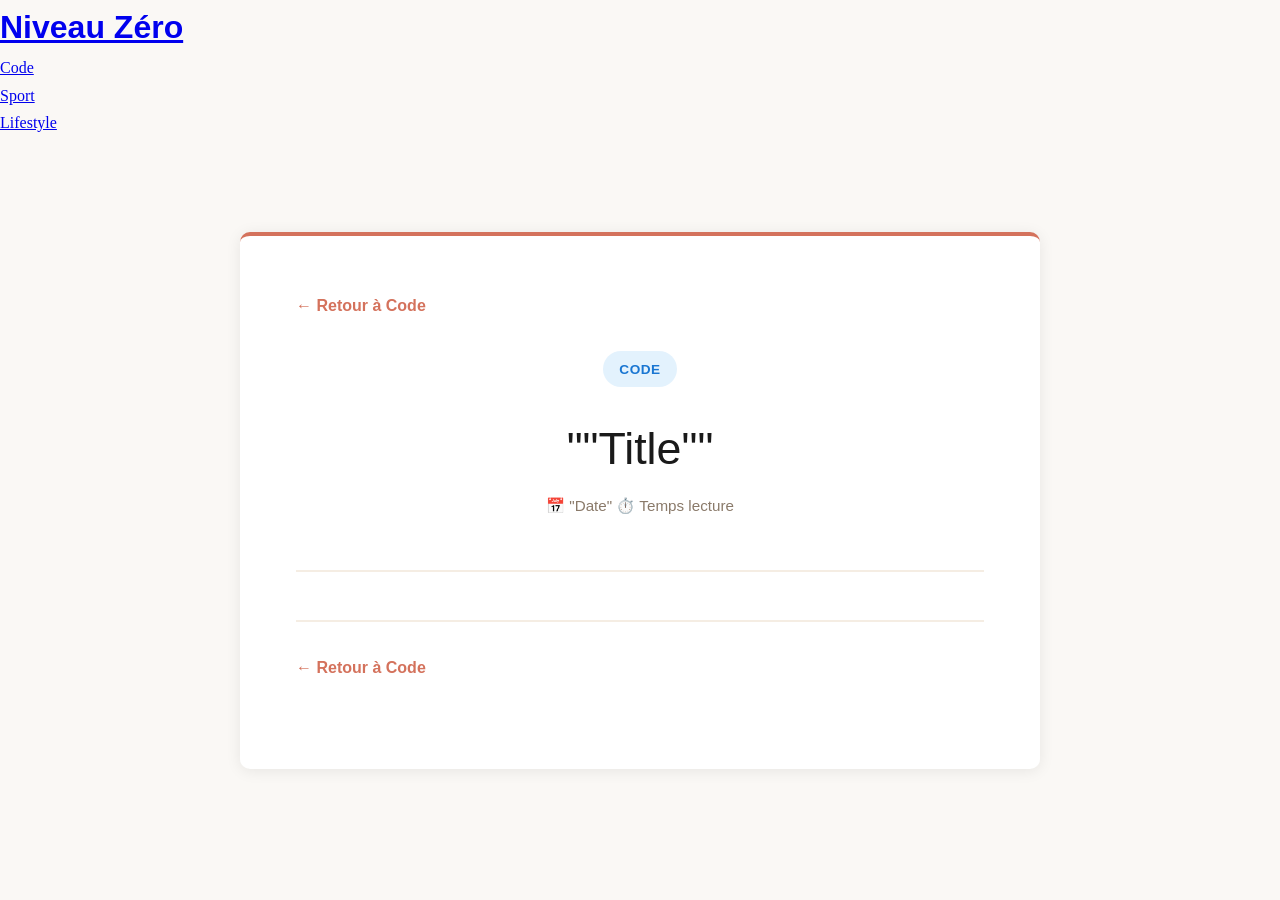
<file: articles/template-code.html>
<!DOCTYPE html>
<html lang="fr">
<head>
    <meta charset="UTF-8">
    <meta name="viewport" content="width=device-width, initial-scale=1.0">
    <title>Comment j'ai créé mon premier site avec Claude | Niveau Zéro</title>
    <link rel="stylesheet" href="../../css/style.css">
</head>
<body>
    <header>
        <h1><a href="../../index.html" class="logo">Niveau Zéro</a></h1>
    </header>
    
    <nav>
        <ul>
            <li><a href="../../pages/code.html" class="active">Code</a></li>
            <li><a href="../../pages/sport.html">Sport</a></li>
            <li><a href="../../pages/lifestyle.html">Lifestyle</a></li>
        </ul>
    </nav>

    <main>
        <article class="article-full">
            <!-- Back button -->
            <a href="../../pages/code.html" class="back-link">← Retour à Code</a>

            <!-- Article Header -->
            <header class="article-header">
                <span class="article-category code">Code</span>
                <h1 class="article-title">""Title""</h1>
                <div class="article-meta">
                    <span>📅 "Date"</span>
                    <span>⏱️ Temps lecture</span>
                </div>
            </header>

            <!-- Article Content -->
            
            <!-- Article Footer -->
            <footer class="article-footer">
                <a href="../../pages/code.html" class="back-link">← Retour à Code</a>
            </footer>
        </article>
    </main>
</body>
</html>
</file>
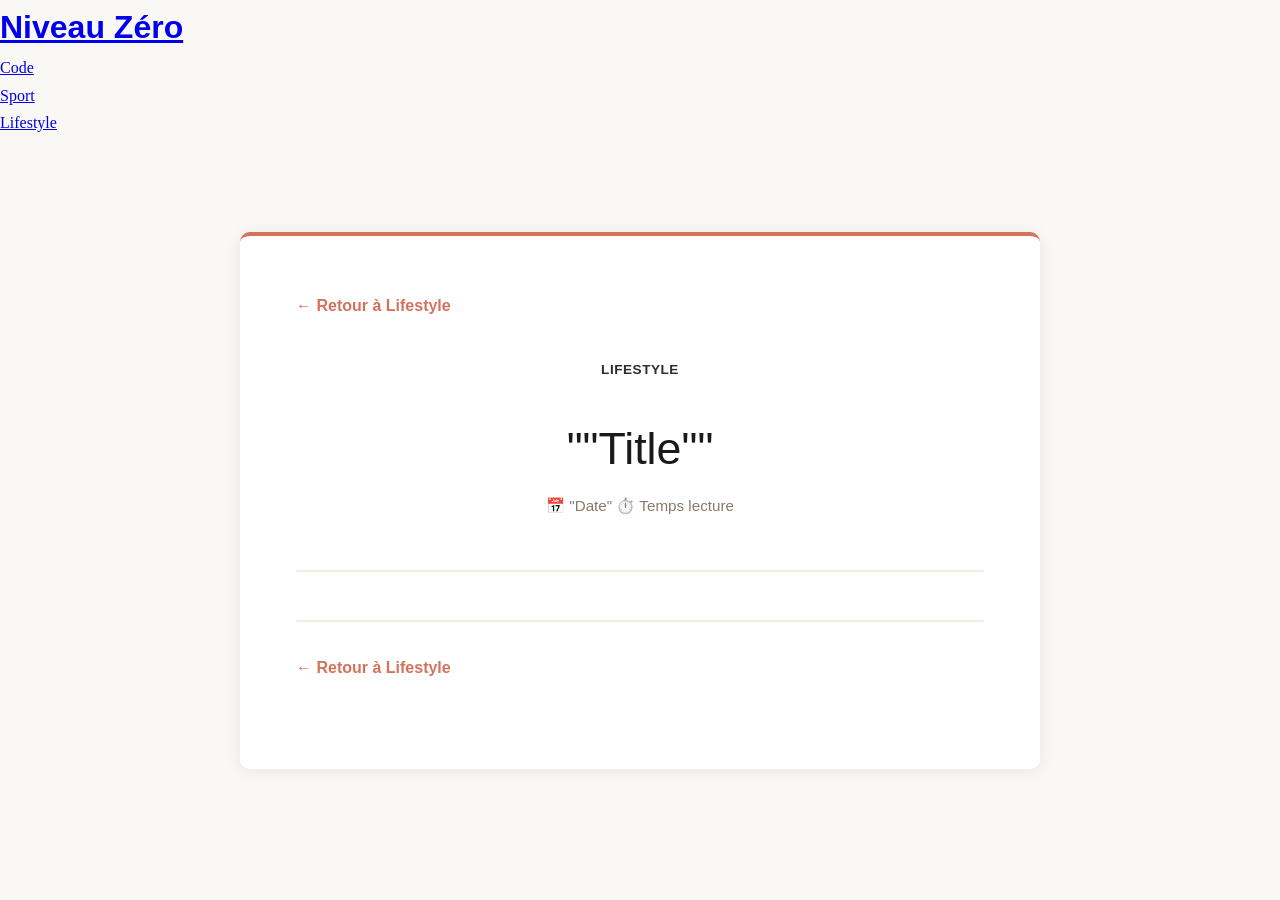
<file: articles/template-lifestyle.html>
<!DOCTYPE html>
<html lang="fr">
<head>
    <meta charset="UTF-8">
    <meta name="viewport" content="width=device-width, initial-scale=1.0">
    <title>Comment j'ai créé mon premier site avec Claude | Niveau Zéro</title>
    <link rel="stylesheet" href="../../css/style.css">
</head>
<body>
    <header>
        <h1><a href="../../index.html" class="logo">Niveau Zéro</a></h1>
    </header>
    
    <nav>
        <ul>
            <li><a href="../../pages/code.html">Code</a></li>
            <li><a href="../../pages/sport.html">Sport</a></li>
            <li><a href="../../pages/lifestyle.html"class="active">Lifestyle</a></li>
        </ul>
    </nav>

    <main>
        <article class="article-full">
            <!-- Back button -->
            <a href="../../pages/code.html" class="back-link">← Retour à Lifestyle</a>

            <!-- Article Header -->
            <header class="article-header">
                <span class="article-category Lifestyle">Lifestyle</span>
                <h1 class="article-title">""Title""</h1>
                <div class="article-meta">
                    <span>📅 "Date"</span>
                    <span>⏱️ Temps lecture</span>
                </div>
            </header>

            <!-- Article Content -->
            
            <!-- Article Footer -->
            <footer class="article-footer">
                <a href="../../pages/lifestyle.html" class="back-link">← Retour à Lifestyle</a>
            </footer>
        </article>
    </main>
</body>
</html>
</file>
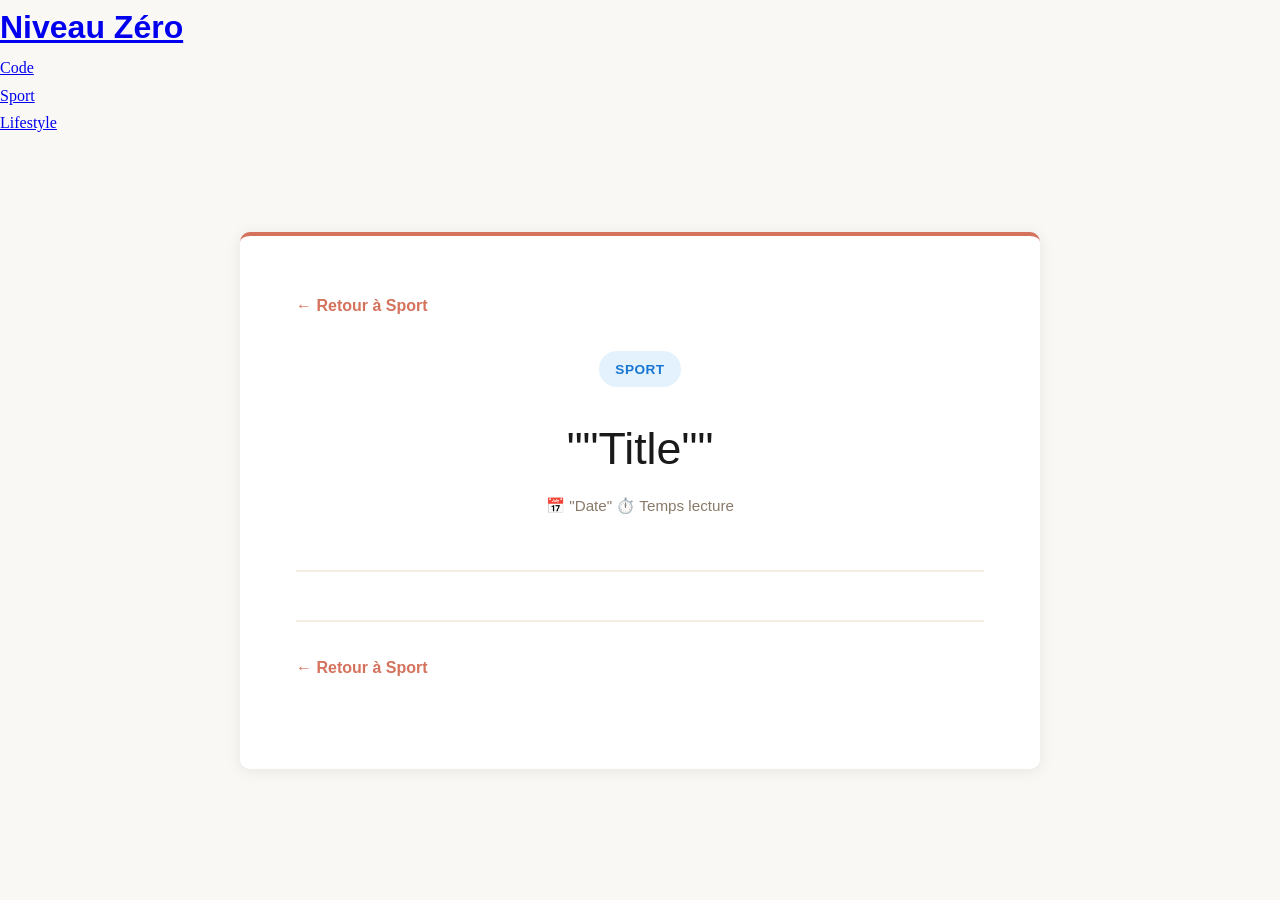
<file: articles/template-sport.html>
<!DOCTYPE html>
<html lang="fr">
<head>
    <meta charset="UTF-8">
    <meta name="viewport" content="width=device-width, initial-scale=1.0">
    <title>Comment j'ai créé mon premier site avec Claude | Niveau Zéro</title>
    <link rel="stylesheet" href="../../css/style.css">
</head>
<body>
    <header>
        <h1><a href="../../index.html" class="logo">Niveau Zéro</a></h1>
    </header>
    
    <nav>
        <ul>
            <li><a href="../../pages/code.html">Code</a></li>
            <li><a href="../../pages/sport.html" class="active">Sport</a></li>
            <li><a href="../../pages/lifestyle.html">Lifestyle</a></li>
        </ul>
    </nav>

    <main>
        <article class="article-full">
            <!-- Back button -->
            <a href="../../pages/code.html" class="back-link">← Retour à Sport</a>

            <!-- Article Header -->
            <header class="article-header">
                <span class="article-category code">Sport</span>
                <h1 class="article-title">""Title""</h1>
                <div class="article-meta">
                    <span>📅 "Date"</span>
                    <span>⏱️ Temps lecture</span>
                </div>
            </header>

            <!-- Article Content -->
            
            <!-- Article Footer -->
            <footer class="article-footer">
                <a href="../../pages/sport.html" class="back-link">← Retour à Sport</a>
            </footer>
        </article>
    </main>
</body>
</html>
</file>
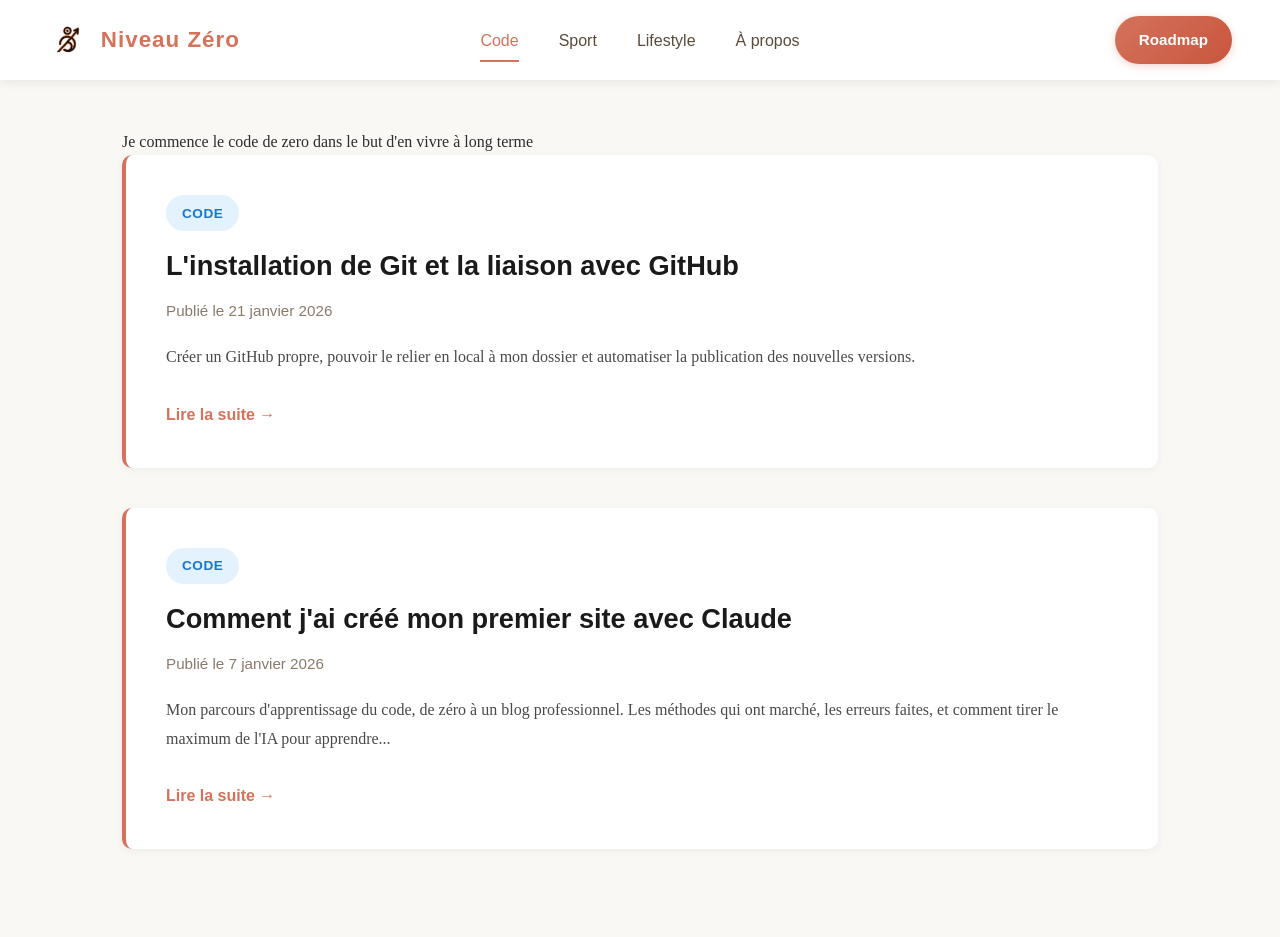
<file: pages/code.html>
<!DOCTYPE html>
<html lang="fr">
<head>
    <meta charset="UTF-8">
    <meta name="viewport" content="width=device-width, initial-scale=1.0">
    <title>niveau zéro - Code</title>
    <link rel="stylesheet" href="../css/style.css">
</head>
<body>
   <nav class="navbar">
        <div class="nav-left">
            <a href="../index.html" class="nav-logo">
                <img src="../images\logo-1.png" alt="Niveau Zéro Logo" class="logo-icon">
                <span class="logo-text">Niveau Zéro</span>
            </a>
        </div>

        <!-- Bouton Hamburger (visible seulement sur mobile) -->
        <button class="hamburger" id="hamburger" aria-label="Menu">
            <span></span>
            <span></span>
            <span></span>
        </button>
        
        <div class="nav-center">
            <a href="code.html" class="active">Code</a>
            <a href="sport.html">Sport</a>
            <a href="lifestyle.html">Lifestyle</a>
            <a href="../index.html#about">À propos</a>
        </div>
        
        <div class="nav-right">
            <a href="../index.html#roadmap" class="nav-roadmap">Roadmap</a>
        </div>
    </nav>
    
    <main>
        <p class="intro">Je commence le code de zero dans le but d'en vivre à long terme</p>

        <article class="article">
    <span class="article-category code">Code</span>
    <h2>L'installation de Git et la liaison avec GitHub</h2>
    <div class="article-meta">Publié le 21 janvier 2026</div>
    <p>Créer un GitHub propre, pouvoir le relier en local à mon dossier et automatiser la publication des nouvelles versions.</p>
    <a href="../articles/code/git-github.html" class="read-more">Lire la suite →</a>
</article>

        <article class="article">
    <span class="article-category code">Code</span>
    <h2>Comment j'ai créé mon premier site avec Claude</h2>
    <div class="article-meta">Publié le 7 janvier 2026</div>
    <p>Mon parcours d'apprentissage du code, de zéro à un blog professionnel. Les méthodes qui ont marché, les erreurs faites, et comment tirer le maximum de l'IA pour apprendre...</p>
    <a href="../articles/code/apprendre-a-coder-avec-claude-1.html" class="read-more">Lire la suite →</a>
</article>
        
    </main>
</body>
</html>
</file>
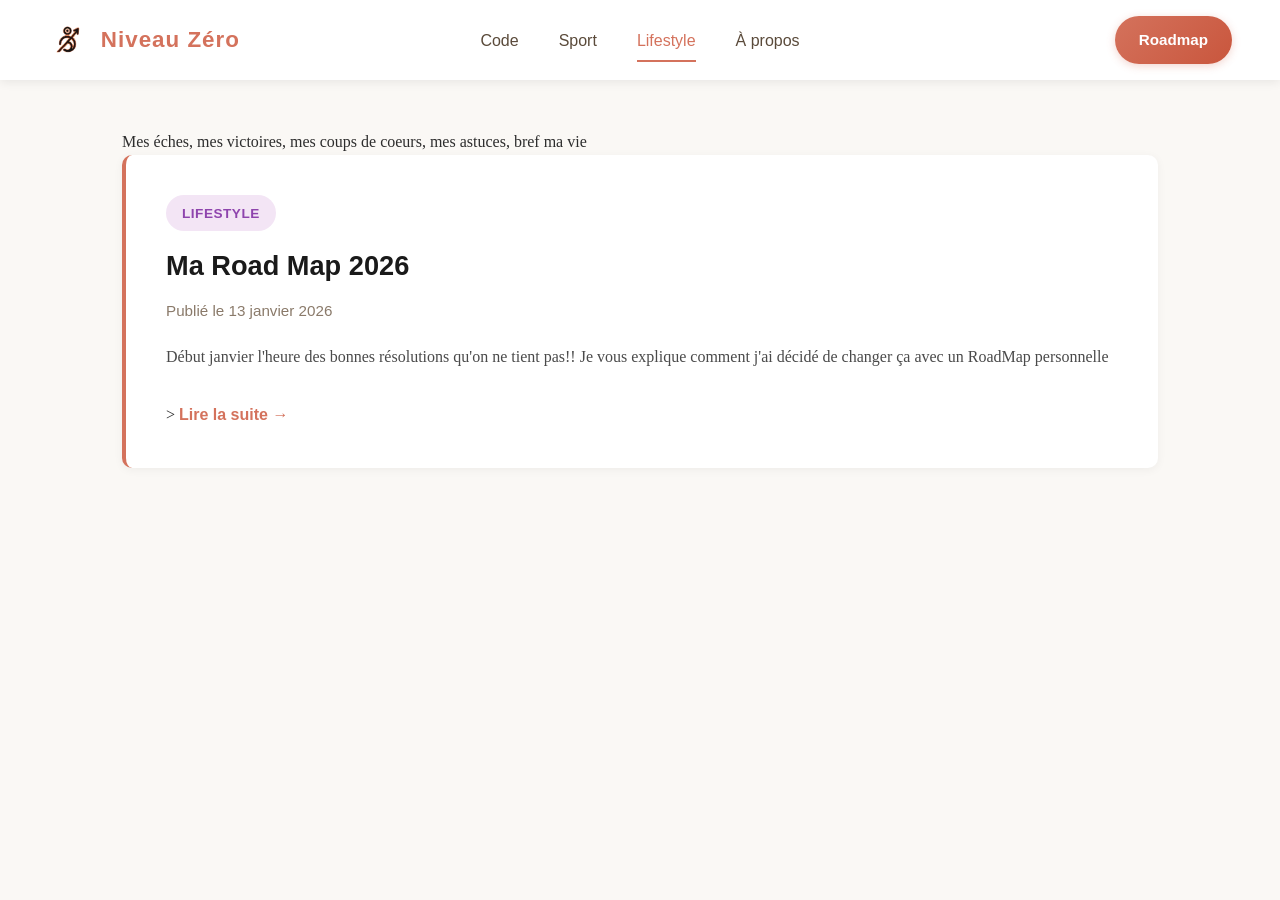
<file: pages/lifestyle.html>
<!DOCTYPE html>
<html lang="fr">
<head>
    <meta charset="UTF-8">
    <meta name="viewport" content="width=device-width, initial-scale=1.0">
    <title>niveau zéro - Lifestyle</title>
    <link rel="stylesheet" href="../css/style.css">
</head>
<body>
     <nav class="navbar">
        <div class="nav-left">
            <a href="../index.html" class="nav-logo">
                <img src="../images\logo-1.png" alt="Niveau Zéro Logo" class="logo-icon">
                <span class="logo-text">Niveau Zéro</span>
            </a>
        </div>
        
        <!-- Bouton Hamburger (visible seulement sur mobile) -->
        <button class="hamburger" id="hamburger" aria-label="Menu">
            <span></span>
            <span></span>
            <span></span>
        </button>
        
        <div class="nav-center">
            <a href="code.html">Code</a>
            <a href="sport.html">Sport</a>
            <a href="lifestyle.html" class="active">Lifestyle</a>
            <a href="../index.html#about">À propos</a>
        </div>
        
        <div class="nav-right">
            <a href="../index.html#roadmap" class="nav-roadmap">Roadmap</a>
        </div>
        </nav>
    
    
    <main>
        <p class="intro">Mes éches, mes victoires, mes coups de coeurs, mes astuces, bref ma vie</p>

        <article class="article">
    <span class="article-category lifestyle">Lifestyle</span>
    <h2>Ma Road Map 2026</h2>
    <div class="article-meta">Publié le 13 janvier 2026</div>
    <p>Début janvier l'heure des bonnes résolutions qu'on ne tient pas!! Je vous explique comment j'ai décidé de changer ça avec un RoadMap personnelle</p>>
    <a href="../articles/lifestyle/roadmap-2026.html" class="read-more">Lire la suite →</a>
</article>
        
    </main>
</body>
</html>
</file>
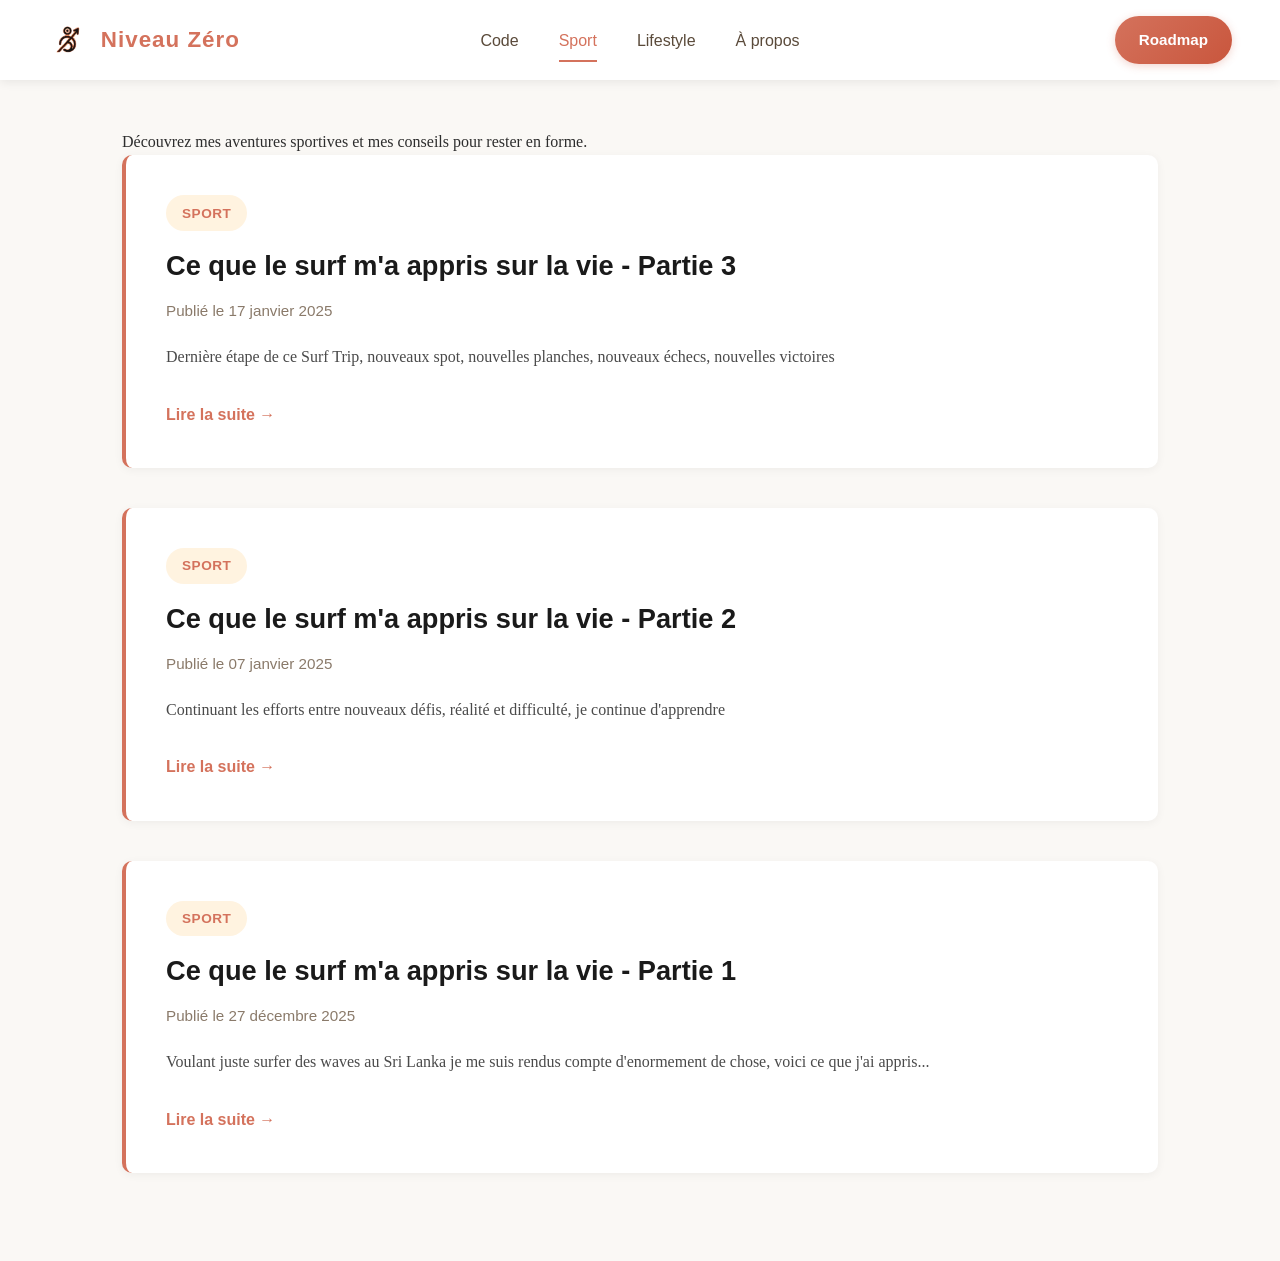
<file: pages/sport.html>
<!DOCTYPE html>
<html lang="fr">
<head>
    <meta charset="UTF-8">
    <meta name="viewport" content="width=device-width, initial-scale=1.0">
    <title>niveau zéro - Sport</title>
    <link rel="stylesheet" href="../css/style.css">
</head>
<body>
   <nav class="navbar">
        <div class="nav-left">
            <a href="../index.html" class="nav-logo">
                <img src="../images\logo-1.png" alt="Niveau Zéro Logo" class="logo-icon">
                <span class="logo-text">Niveau Zéro</span>
            </a>
        </div>

        <!-- Bouton Hamburger (visible seulement sur mobile) -->
        <button class="hamburger" id="hamburger" aria-label="Menu">
            <span></span>
            <span></span>
            <span></span>
        </button>
        
        <div class="nav-center">
            <a href="code.html">Code</a>
            <a href="sport.html" class="active">Sport</a>
            <a href="lifestyle.html">Lifestyle</a>
            <a href="../index.html#about">À propos</a>
        </div>
        
        <div class="nav-right">
            <a href="../index.html#roadmap" class="nav-roadmap">Roadmap</a>
        </div>
    </nav>
    
    <main>
        <p class="intro">Découvrez mes aventures sportives et mes conseils pour rester en forme.</p>
        
        <article class="article">
            <span class="article-category sport">Sport</span>
            <h2> Ce que le surf m'a appris sur la vie - Partie 3</h2>
            <div class="article-meta"> Publié le 17 janvier 2025</div>
            <p>Dernière étape de ce Surf Trip, nouveaux spot, nouvelles planches, nouveaux échecs, nouvelles victoires</p>
            <a href="../articles/sport/surf-vie-3.html" class="read-more">Lire la suite →</a>
        </article>

        <article class="article">
            <span class="article-category sport">Sport</span>
            <h2> Ce que le surf m'a appris sur la vie - Partie 2</h2>
            <div class="article-meta"> Publié le 07 janvier 2025</div>
            <p>Continuant les efforts entre nouveaux défis, réalité et difficulté, je continue d'apprendre</p>
            <a href="../articles/sport/surf-vie-2.html" class="read-more">Lire la suite →</a>
        </article>
        
        <article class="article">
            <span class="article-category sport">Sport</span>
            <h2>Ce que le surf m'a appris sur la vie - Partie 1</h2>
            <div class="article-meta">Publié le 27 décembre 2025</div>
            <p>Voulant juste surfer des waves au Sri Lanka je me suis rendus compte d'enormement de chose, voici ce que j'ai appris...</p>
            <a href="../articles/sport/surf-vie-1.html" class="read-more">Lire la suite →</a>
        </article>

       
    </main>
</body>
</html>
</file>
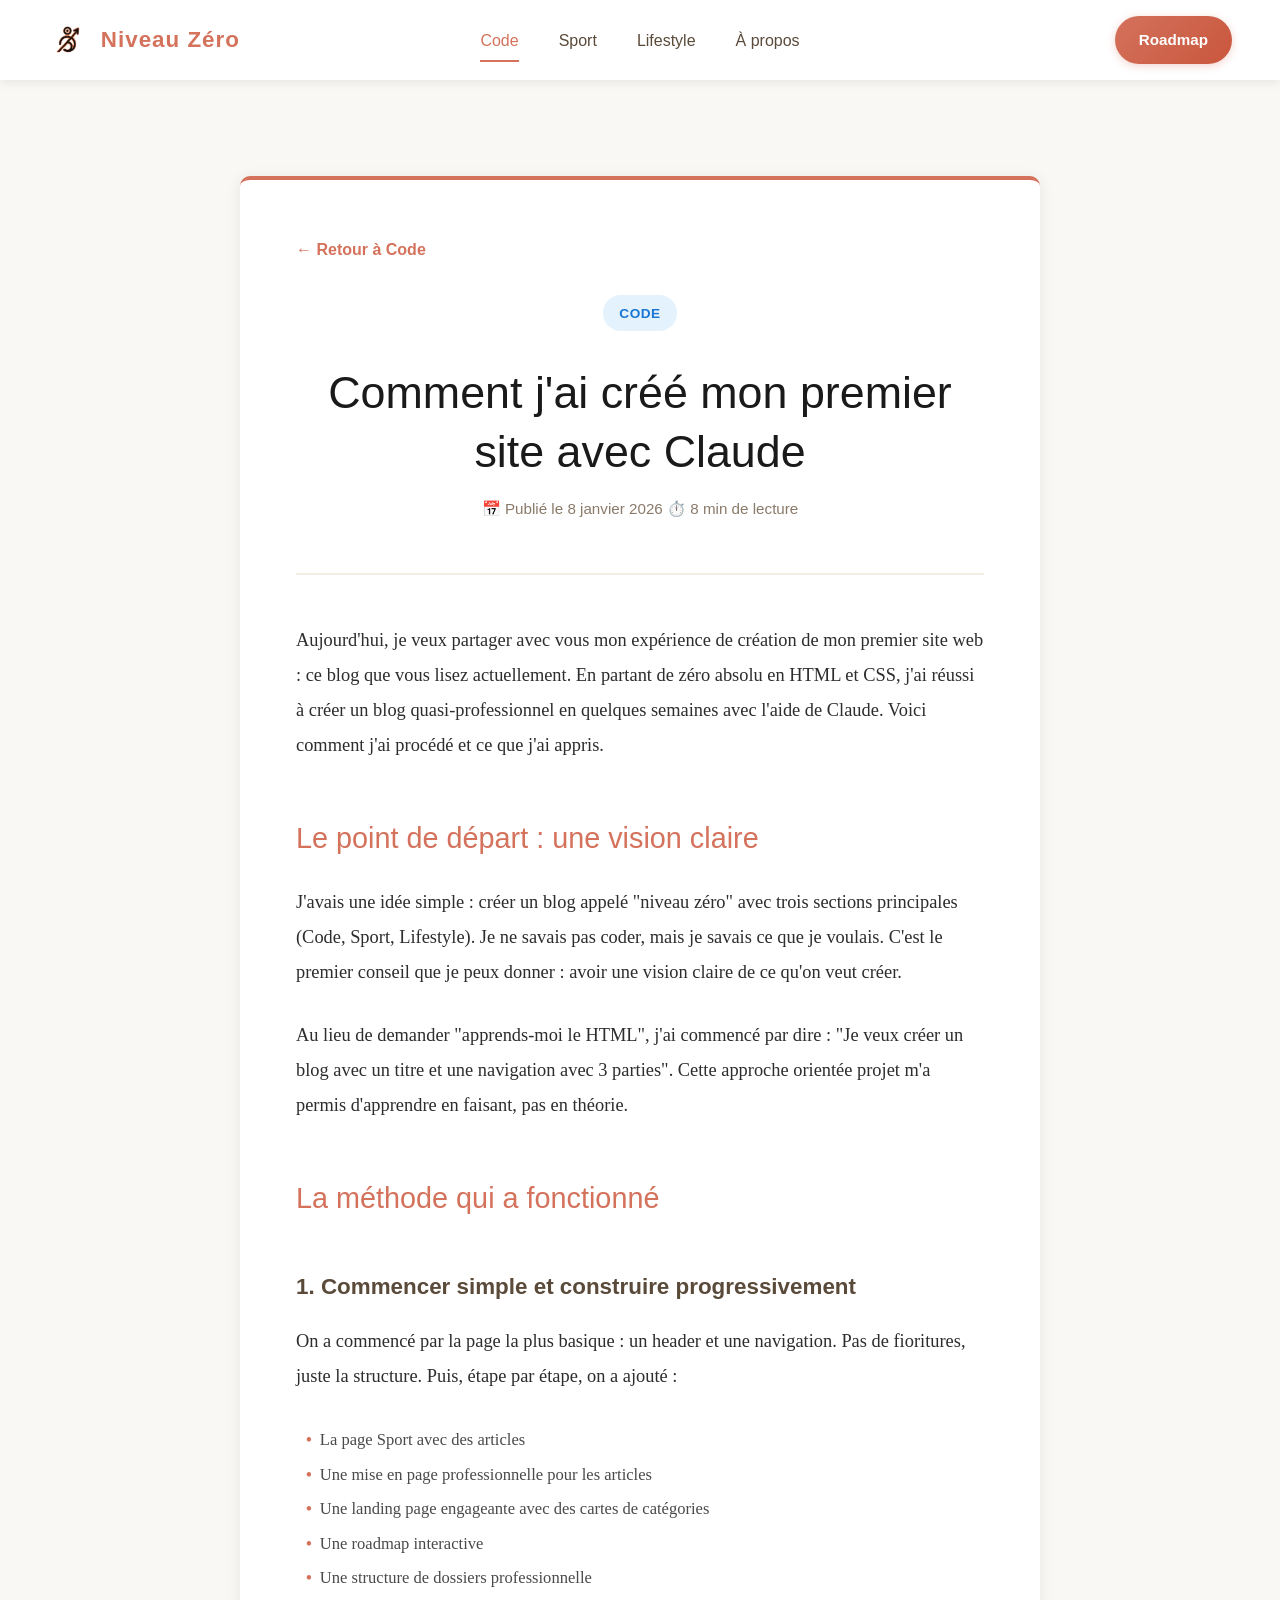
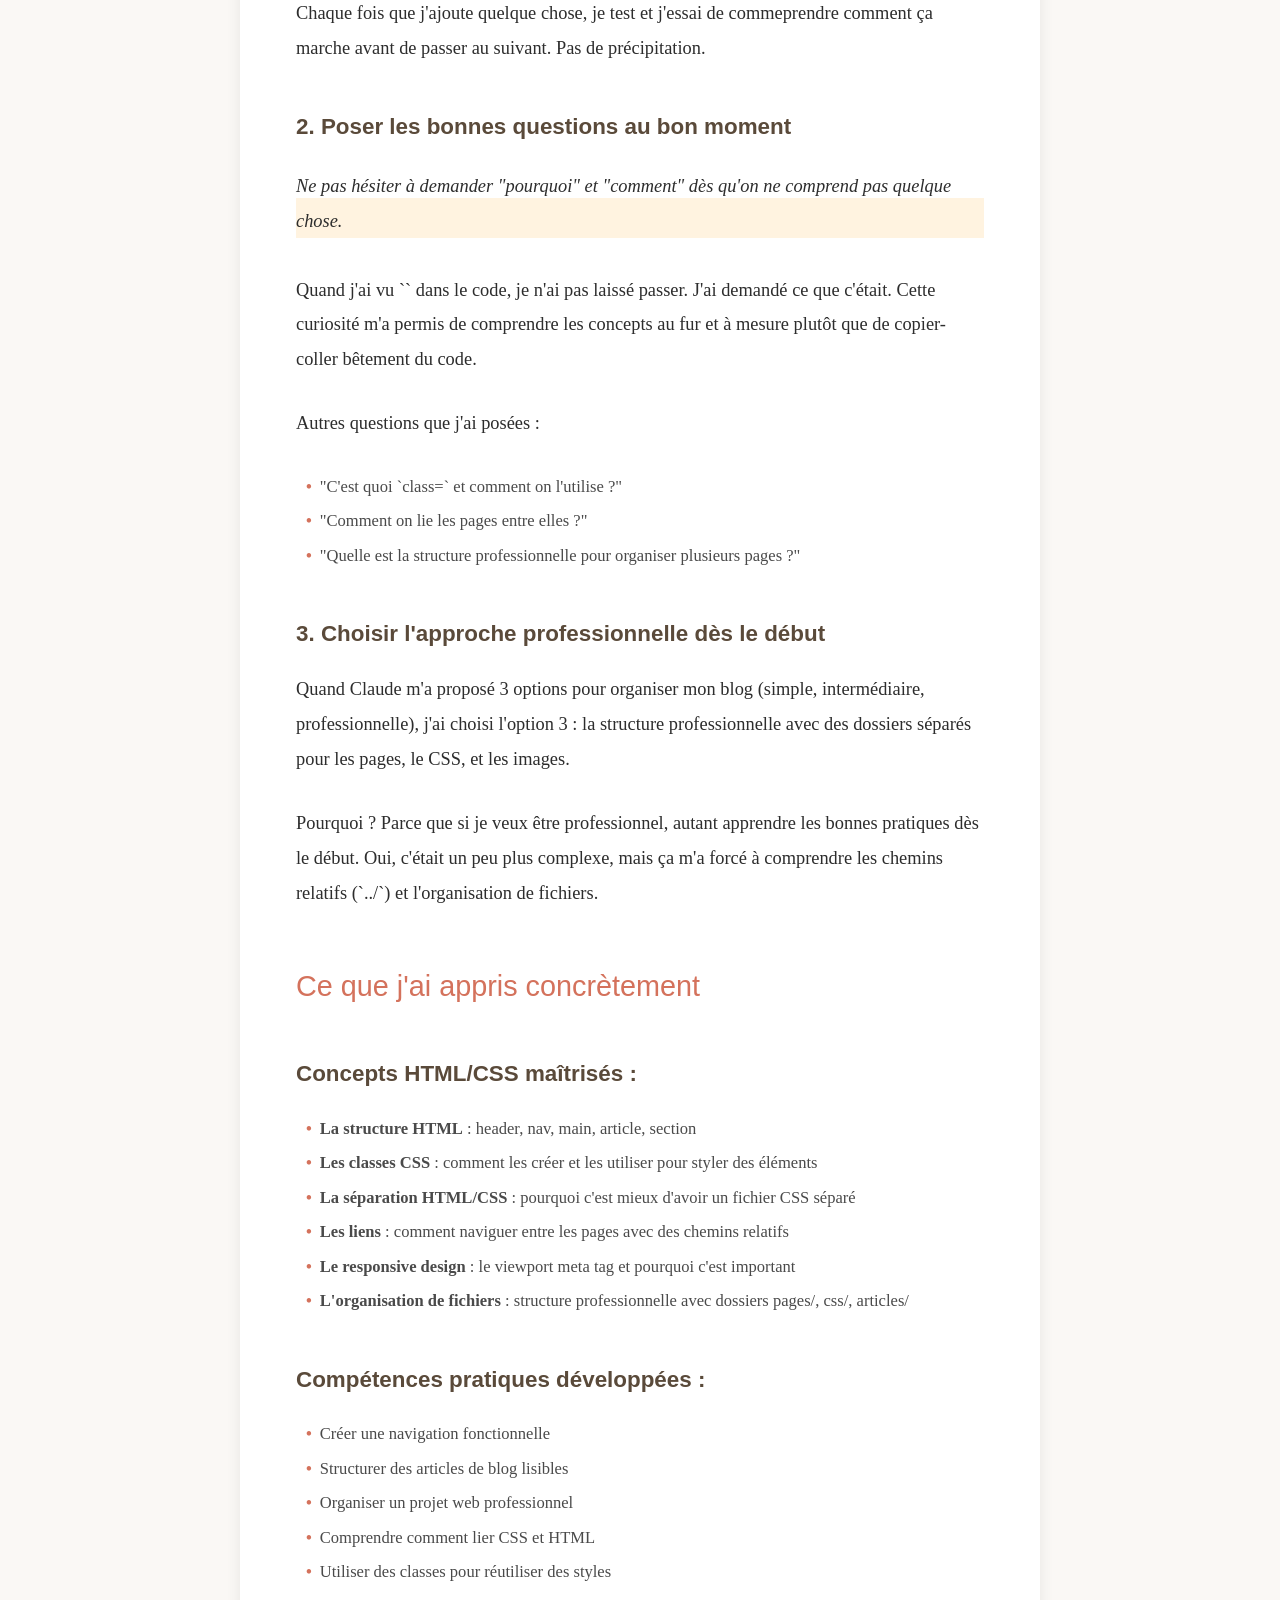
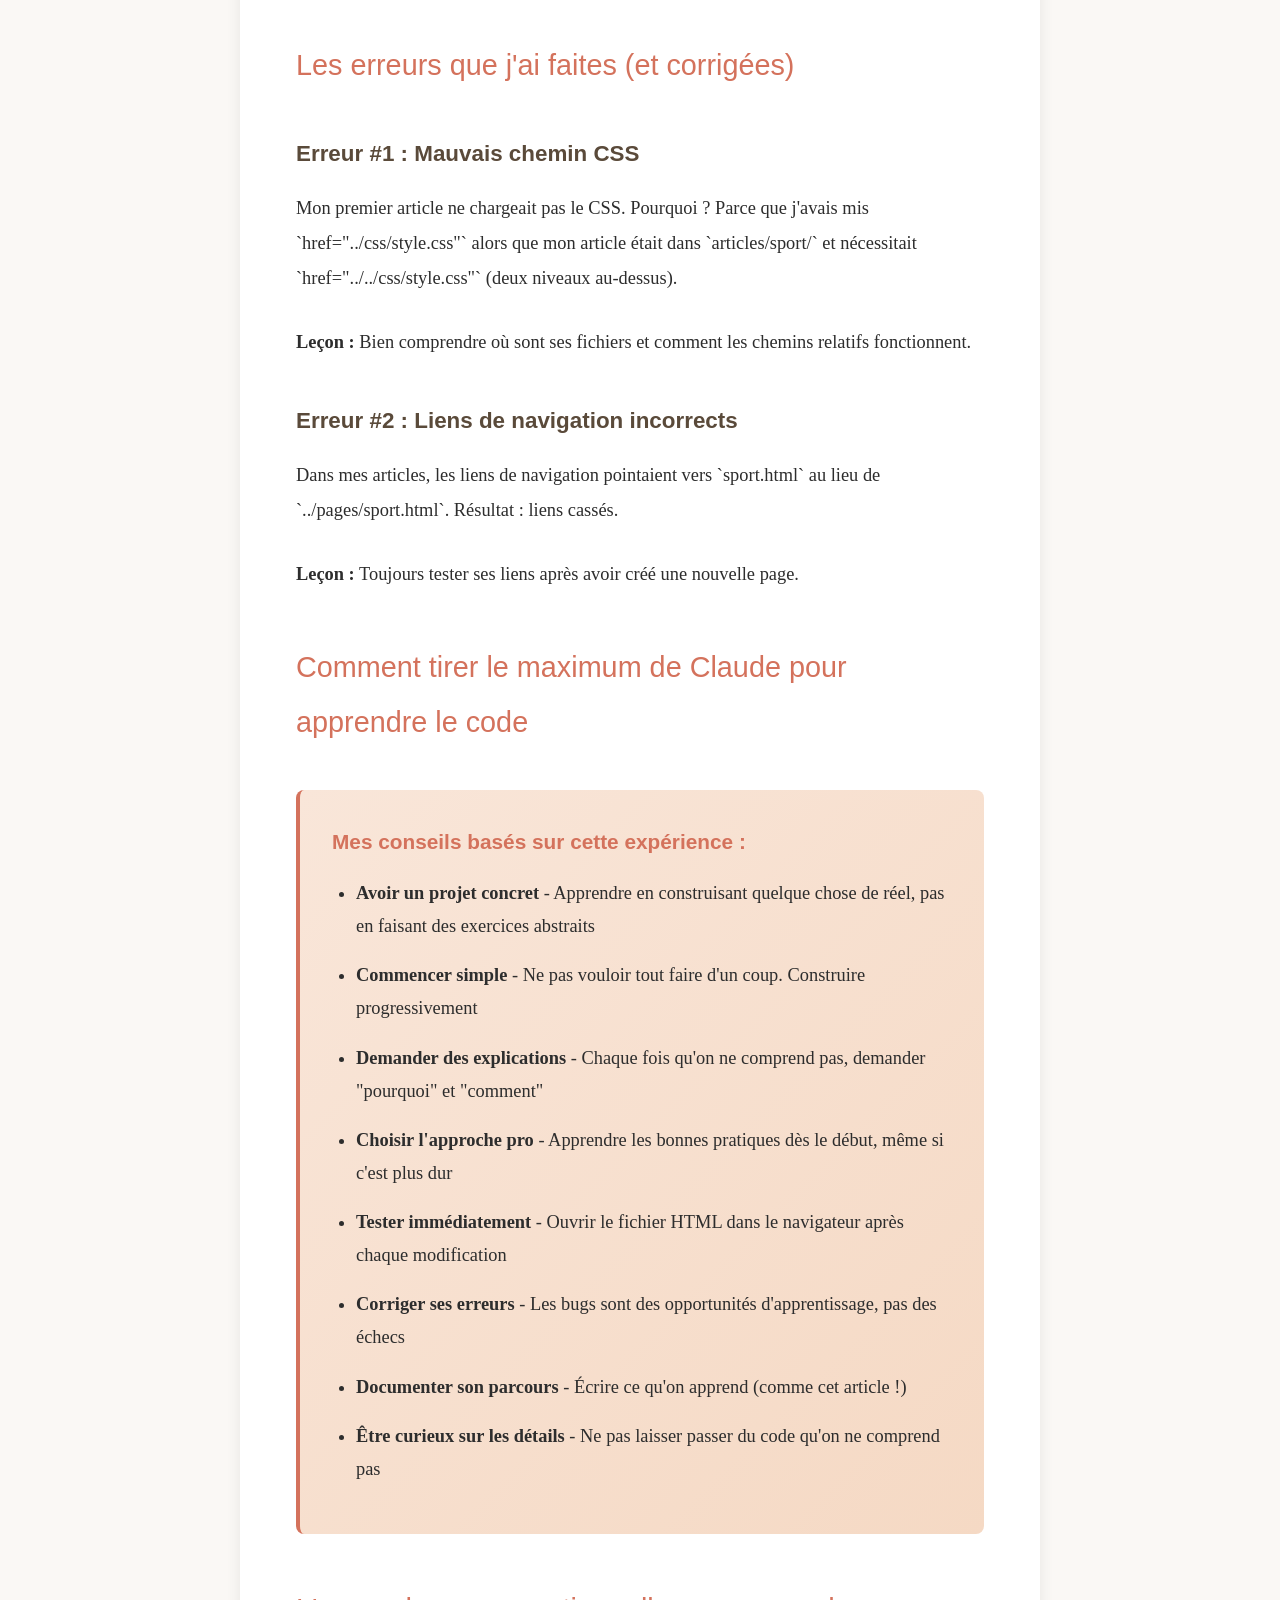
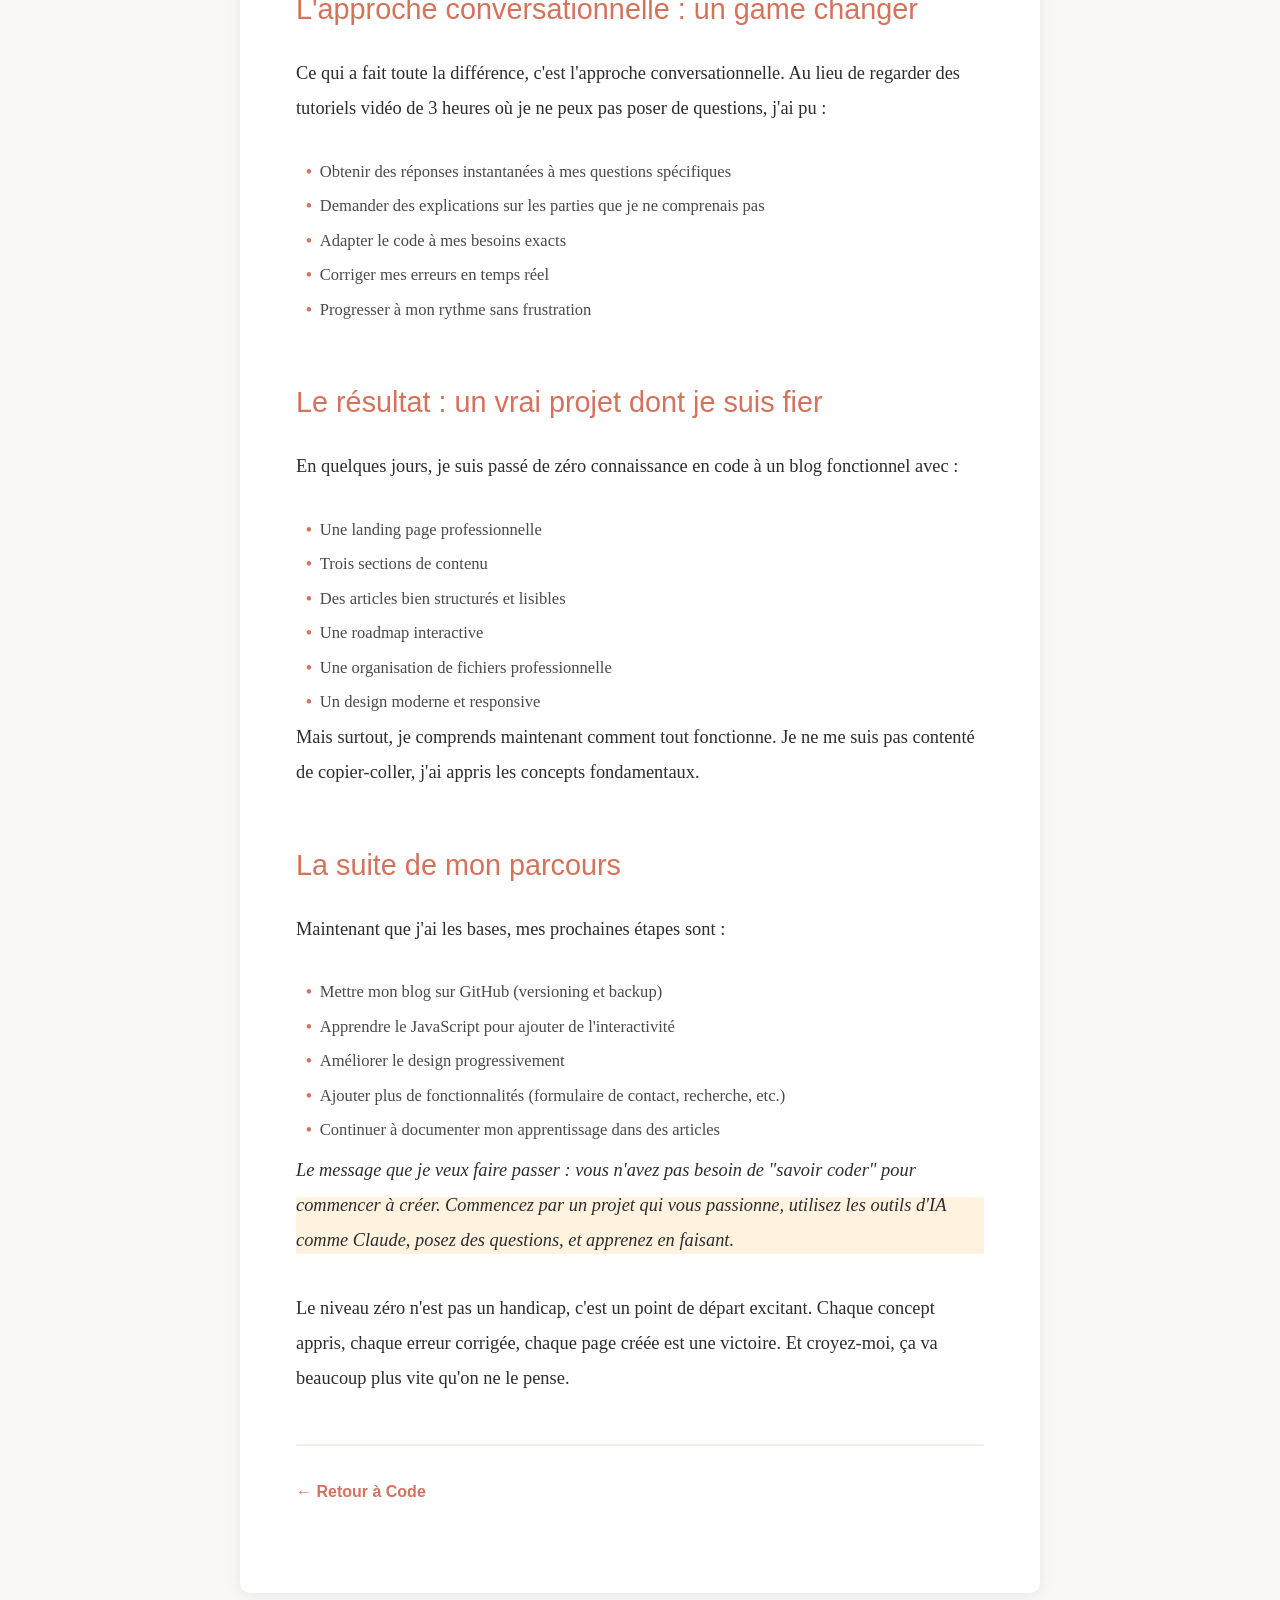
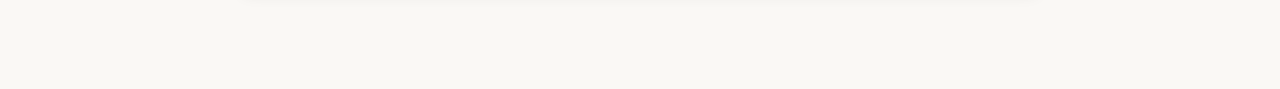
<file: articles/code/apprendre-a-coder-avec-claude-1.html>
<!DOCTYPE html>
<html lang="fr">
<head>
    <meta charset="UTF-8">
    <meta name="viewport" content="width=device-width, initial-scale=1.0">
    <title>Comment j'ai créé mon premier site avec Claude | Niveau Zéro</title>
    <link rel="stylesheet" href="../../css/style.css">
</head>
<body>
    <nav class="navbar">
        <div class="nav-left">
            <a href="../../index.html" class="nav-logo">
                <img src="../../images\logo-1.png" alt="Niveau Zéro Logo" class="logo-icon">
                <span class="logo-text">Niveau Zéro</span>
            </a>
        </div>

        <!-- Bouton Hamburger (visible seulement sur mobile) -->
        <button class="hamburger" id="hamburger" aria-label="Menu">
            <span></span>
            <span></span>
            <span></span>
        </button>
        
        <div class="nav-center">
            <a href="../../pages/code.html" class="active">Code</a>
            <a href="../../pages/sport.html"">Sport</a>
            <a href="../../pages/lifestyle.html"">Lifestyle</a>
            <a href="../../index.html#about">À propos</a>
        </div>
        
        <div class="nav-right">
            <a href="../../index.html#roadmap" class="nav-roadmap">Roadmap</a>
        </div>
    </nav>
    <main>
        <article class="article-full">
            <!-- Back button -->
            <a href="../../pages/code.html" class="back-link">← Retour à Code</a>

            <!-- Article Header -->
            <header class="article-header">
                <span class="article-category code">Code</span>
                <h1 class="article-title">Comment j'ai créé mon premier site avec Claude</h1>
                <div class="article-meta">
                    <span>📅 Publié le 8 janvier 2026</span>
                    <span>⏱️ 8 min de lecture</span>
                </div>
            </header>

            <!-- Article Content -->
            <div class="article-content">
                <p>Aujourd'hui, je veux partager avec vous mon expérience de création de mon premier site web : ce blog que vous lisez actuellement. En partant de zéro absolu en HTML et CSS, j'ai réussi à créer un blog quasi-professionnel en quelques semaines avec l'aide de Claude. Voici comment j'ai procédé et ce que j'ai appris.</p>

                <h3>Le point de départ : une vision claire</h3>
                
                <p>J'avais une idée simple : créer un blog appelé "niveau zéro" avec trois sections principales (Code, Sport, Lifestyle). Je ne savais pas coder, mais je savais ce que je voulais. C'est le premier conseil que je peux donner : avoir une vision claire de ce qu'on veut créer.</p>

                <p>Au lieu de demander "apprends-moi le HTML", j'ai commencé par dire : "Je veux créer un blog avec un titre et une navigation avec 3 parties". Cette approche orientée projet m'a permis d'apprendre en faisant, pas en théorie.</p>

                <h3>La méthode qui a fonctionné</h3>

                <h4>1. Commencer simple et construire progressivement</h4>

                <p>On a commencé par la page la plus basique : un header et une navigation. Pas de fioritures, juste la structure. Puis, étape par étape, on a ajouté :</p>

                <ul class="objectives">
                    <li>La page Sport avec des articles</li>
                    <li>Une mise en page professionnelle pour les articles</li>
                    <li>Une landing page engageante avec des cartes de catégories</li>
                    <li>Une roadmap interactive</li>
                    <li>Une structure de dossiers professionnelle</li>
                </ul>

                <p>Chaque fois que j'ajoute quelque chose, je test et j'essai de commeprendre comment ça marche avant de passer au suivant. Pas de précipitation.</p>

                <h4>2. Poser les bonnes questions au bon moment</h4>

                <p class="highlight">Ne pas hésiter à demander "pourquoi" et "comment" dès qu'on ne comprend pas quelque chose.</p>

                <p>Quand j'ai vu `<meta name="viewport">` dans le code, je n'ai pas laissé passer. J'ai demandé ce que c'était. Cette curiosité m'a permis de comprendre les concepts au fur et à mesure plutôt que de copier-coller bêtement du code.</p>

                <p>Autres questions que j'ai posées :</p>
                <ul class="objectives">
                    <li>"C'est quoi `class=` et comment on l'utilise ?"</li>
                    <li>"Comment on lie les pages entre elles ?"</li>
                    <li>"Quelle est la structure professionnelle pour organiser plusieurs pages ?"</li>
                </ul>

                <h4>3. Choisir l'approche professionnelle dès le début</h4>

                <p>Quand Claude m'a proposé 3 options pour organiser mon blog (simple, intermédiaire, professionnelle), j'ai choisi l'option 3 : la structure professionnelle avec des dossiers séparés pour les pages, le CSS, et les images.</p>

                <p>Pourquoi ? Parce que si je veux être professionnel, autant apprendre les bonnes pratiques dès le début. Oui, c'était un peu plus complexe, mais ça m'a forcé à comprendre les chemins relatifs (`../`) et l'organisation de fichiers.</p>

                <h3>Ce que j'ai appris concrètement</h3>

                <h4>Concepts HTML/CSS maîtrisés :</h4>

                <ul class="objectives">
                    <li><strong>La structure HTML</strong> : header, nav, main, article, section</li>
                    <li><strong>Les classes CSS</strong> : comment les créer et les utiliser pour styler des éléments</li>
                    <li><strong>La séparation HTML/CSS</strong> : pourquoi c'est mieux d'avoir un fichier CSS séparé</li>
                    <li><strong>Les liens</strong> : comment naviguer entre les pages avec des chemins relatifs</li>
                    <li><strong>Le responsive design</strong> : le viewport meta tag et pourquoi c'est important</li>
                    <li><strong>L'organisation de fichiers</strong> : structure professionnelle avec dossiers pages/, css/, articles/</li>
                </ul>

                <h4>Compétences pratiques développées :</h4>

                <ul class="objectives">
                    <li>Créer une navigation fonctionnelle</li>
                    <li>Structurer des articles de blog lisibles</li>
                    <li>Organiser un projet web professionnel</li>
                    <li>Comprendre comment lier CSS et HTML</li>
                    <li>Utiliser des classes pour réutiliser des styles</li>
                </ul>

                <h3>Les erreurs que j'ai faites (et corrigées)</h3>

                <h4>Erreur #1 : Mauvais chemin CSS</h4>

                <p>Mon premier article ne chargeait pas le CSS. Pourquoi ? Parce que j'avais mis `href="../css/style.css"` alors que mon article était dans `articles/sport/` et nécessitait `href="../../css/style.css"` (deux niveaux au-dessus).</p>

                <p><strong>Leçon :</strong> Bien comprendre où sont ses fichiers et comment les chemins relatifs fonctionnent.</p>

                <h4>Erreur #2 : Liens de navigation incorrects</h4>

                <p>Dans mes articles, les liens de navigation pointaient vers `sport.html` au lieu de `../pages/sport.html`. Résultat : liens cassés.</p>

                <p><strong>Leçon :</strong> Toujours tester ses liens après avoir créé une nouvelle page.</p>

                <h3>Comment tirer le maximum de Claude pour apprendre le code</h3>

                <div class="key-takeaways">
                    <h4>Mes conseils basés sur cette expérience :</h4>
                    <ul>
                        <li><strong>Avoir un projet concret</strong> - Apprendre en construisant quelque chose de réel, pas en faisant des exercices abstraits</li>
                        <li><strong>Commencer simple</strong> - Ne pas vouloir tout faire d'un coup. Construire progressivement</li>
                        <li><strong>Demander des explications</strong> - Chaque fois qu'on ne comprend pas, demander "pourquoi" et "comment"</li>
                        <li><strong>Choisir l'approche pro</strong> - Apprendre les bonnes pratiques dès le début, même si c'est plus dur</li>
                        <li><strong>Tester immédiatement</strong> - Ouvrir le fichier HTML dans le navigateur après chaque modification</li>
                        <li><strong>Corriger ses erreurs</strong> - Les bugs sont des opportunités d'apprentissage, pas des échecs</li>
                        <li><strong>Documenter son parcours</strong> - Écrire ce qu'on apprend (comme cet article !)</li>
                        <li><strong>Être curieux sur les détails</strong> - Ne pas laisser passer du code qu'on ne comprend pas</li>
                    </ul>
                </div>

                <h3>L'approche conversationnelle : un game changer</h3>

                <p>Ce qui a fait toute la différence, c'est l'approche conversationnelle. Au lieu de regarder des tutoriels vidéo de 3 heures où je ne peux pas poser de questions, j'ai pu :</p>

                <ul class="objectives">
                    <li>Obtenir des réponses instantanées à mes questions spécifiques</li>
                    <li>Demander des explications sur les parties que je ne comprenais pas</li>
                    <li>Adapter le code à mes besoins exacts</li>
                    <li>Corriger mes erreurs en temps réel</li>
                    <li>Progresser à mon rythme sans frustration</li>
                </ul>

                <h3>Le résultat : un vrai projet dont je suis fier</h3>

                <p>En quelques jours, je suis passé de zéro connaissance en code à un blog fonctionnel avec :</p>

                <ul class="objectives">
                    <li>Une landing page professionnelle</li>
                    <li>Trois sections de contenu</li>
                    <li>Des articles bien structurés et lisibles</li>
                    <li>Une roadmap interactive</li>
                    <li>Une organisation de fichiers professionnelle</li>
                    <li>Un design moderne et responsive</li>
                </ul>

                <p>Mais surtout, je comprends maintenant comment tout fonctionne. Je ne me suis pas contenté de copier-coller, j'ai appris les concepts fondamentaux.</p>

                <h3>La suite de mon parcours</h3>

                <p>Maintenant que j'ai les bases, mes prochaines étapes sont :</p>

                <ul class="objectives">
                    <li>Mettre mon blog sur GitHub (versioning et backup)</li>
                    <li>Apprendre le JavaScript pour ajouter de l'interactivité</li>
                    <li>Améliorer le design progressivement</li>
                    <li>Ajouter plus de fonctionnalités (formulaire de contact, recherche, etc.)</li>
                    <li>Continuer à documenter mon apprentissage dans des articles</li>
                </ul>

                <p class="highlight">Le message que je veux faire passer : vous n'avez pas besoin de "savoir coder" pour commencer à créer. Commencez par un projet qui vous passionne, utilisez les outils d'IA comme Claude, posez des questions, et apprenez en faisant.</p>

                <p>Le niveau zéro n'est pas un handicap, c'est un point de départ excitant. Chaque concept appris, chaque erreur corrigée, chaque page créée est une victoire. Et croyez-moi, ça va beaucoup plus vite qu'on ne le pense.</p>
            </div>

            <!-- Article Footer -->
            <footer class="article-footer">
                <a href="../../pages/code.html" class="back-link">← Retour à Code</a>
            </footer>
        </article>
    </main>
</body>
</html>
</file>
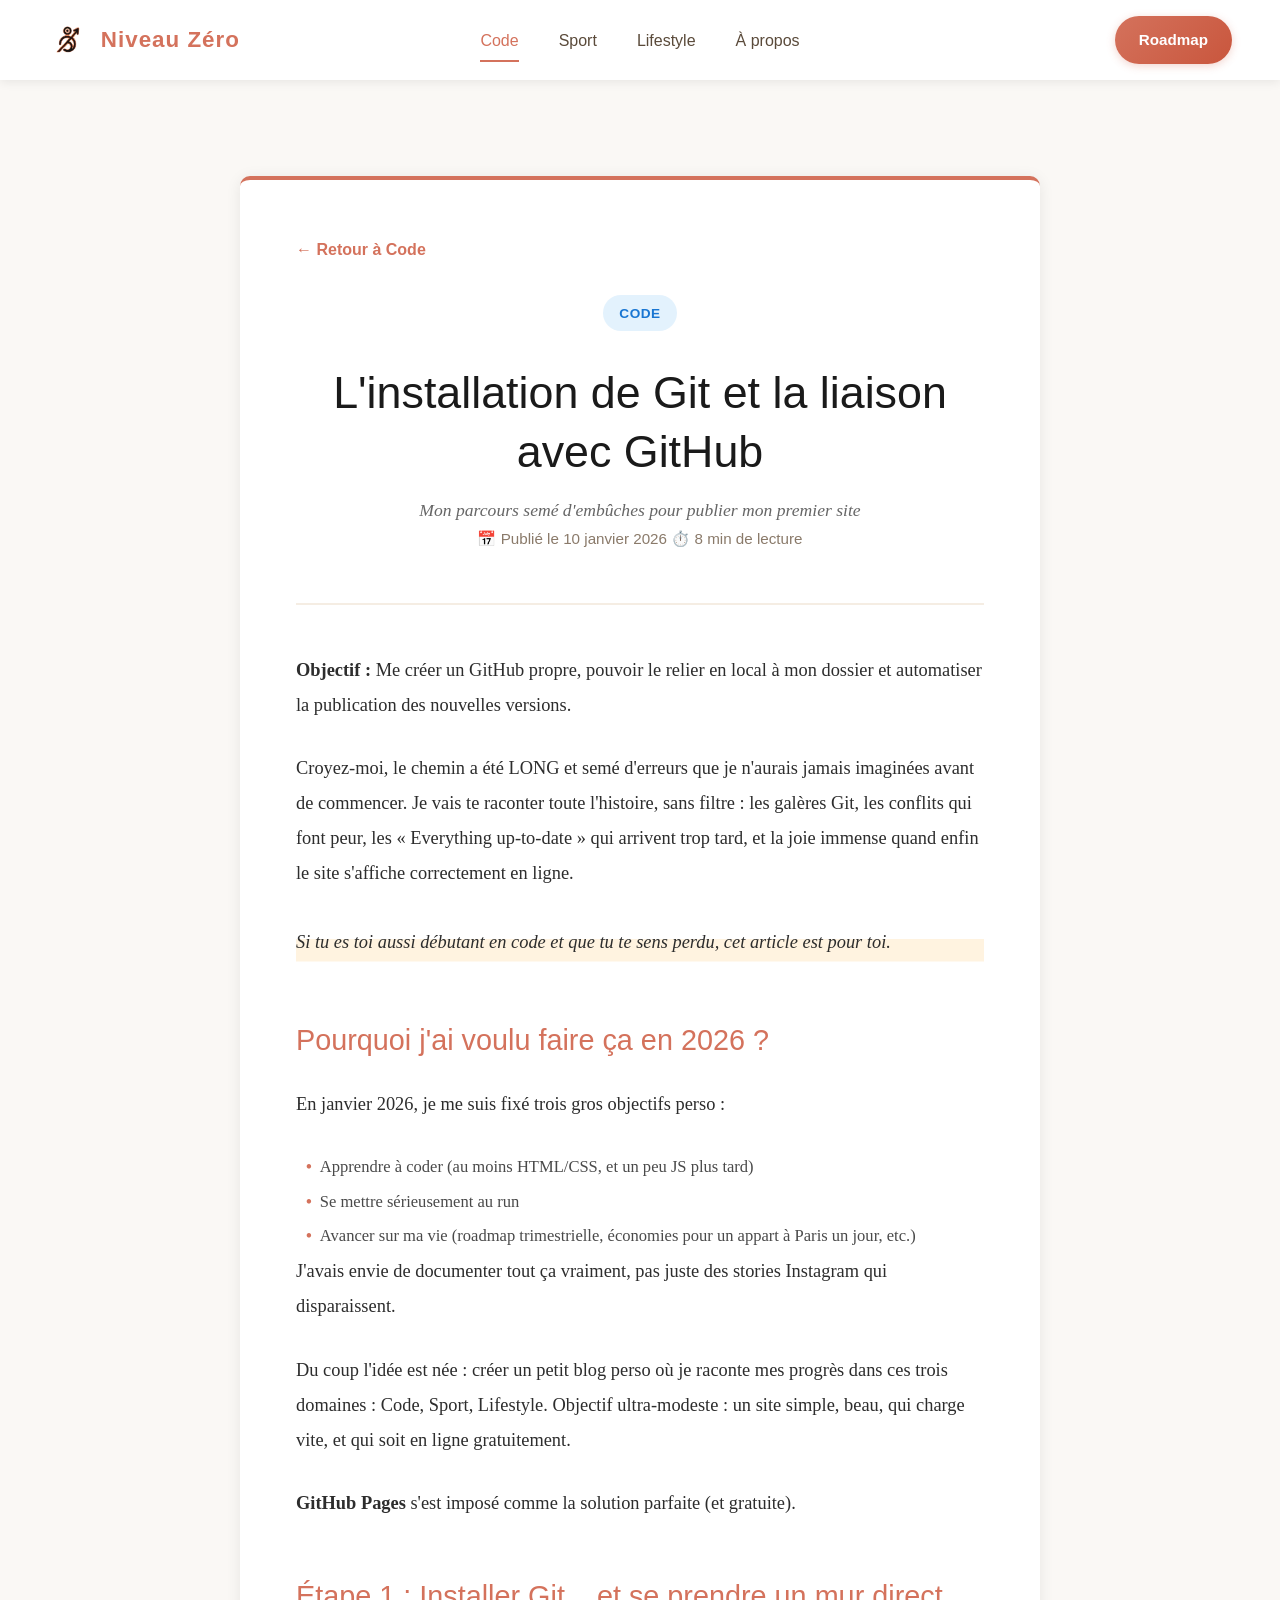
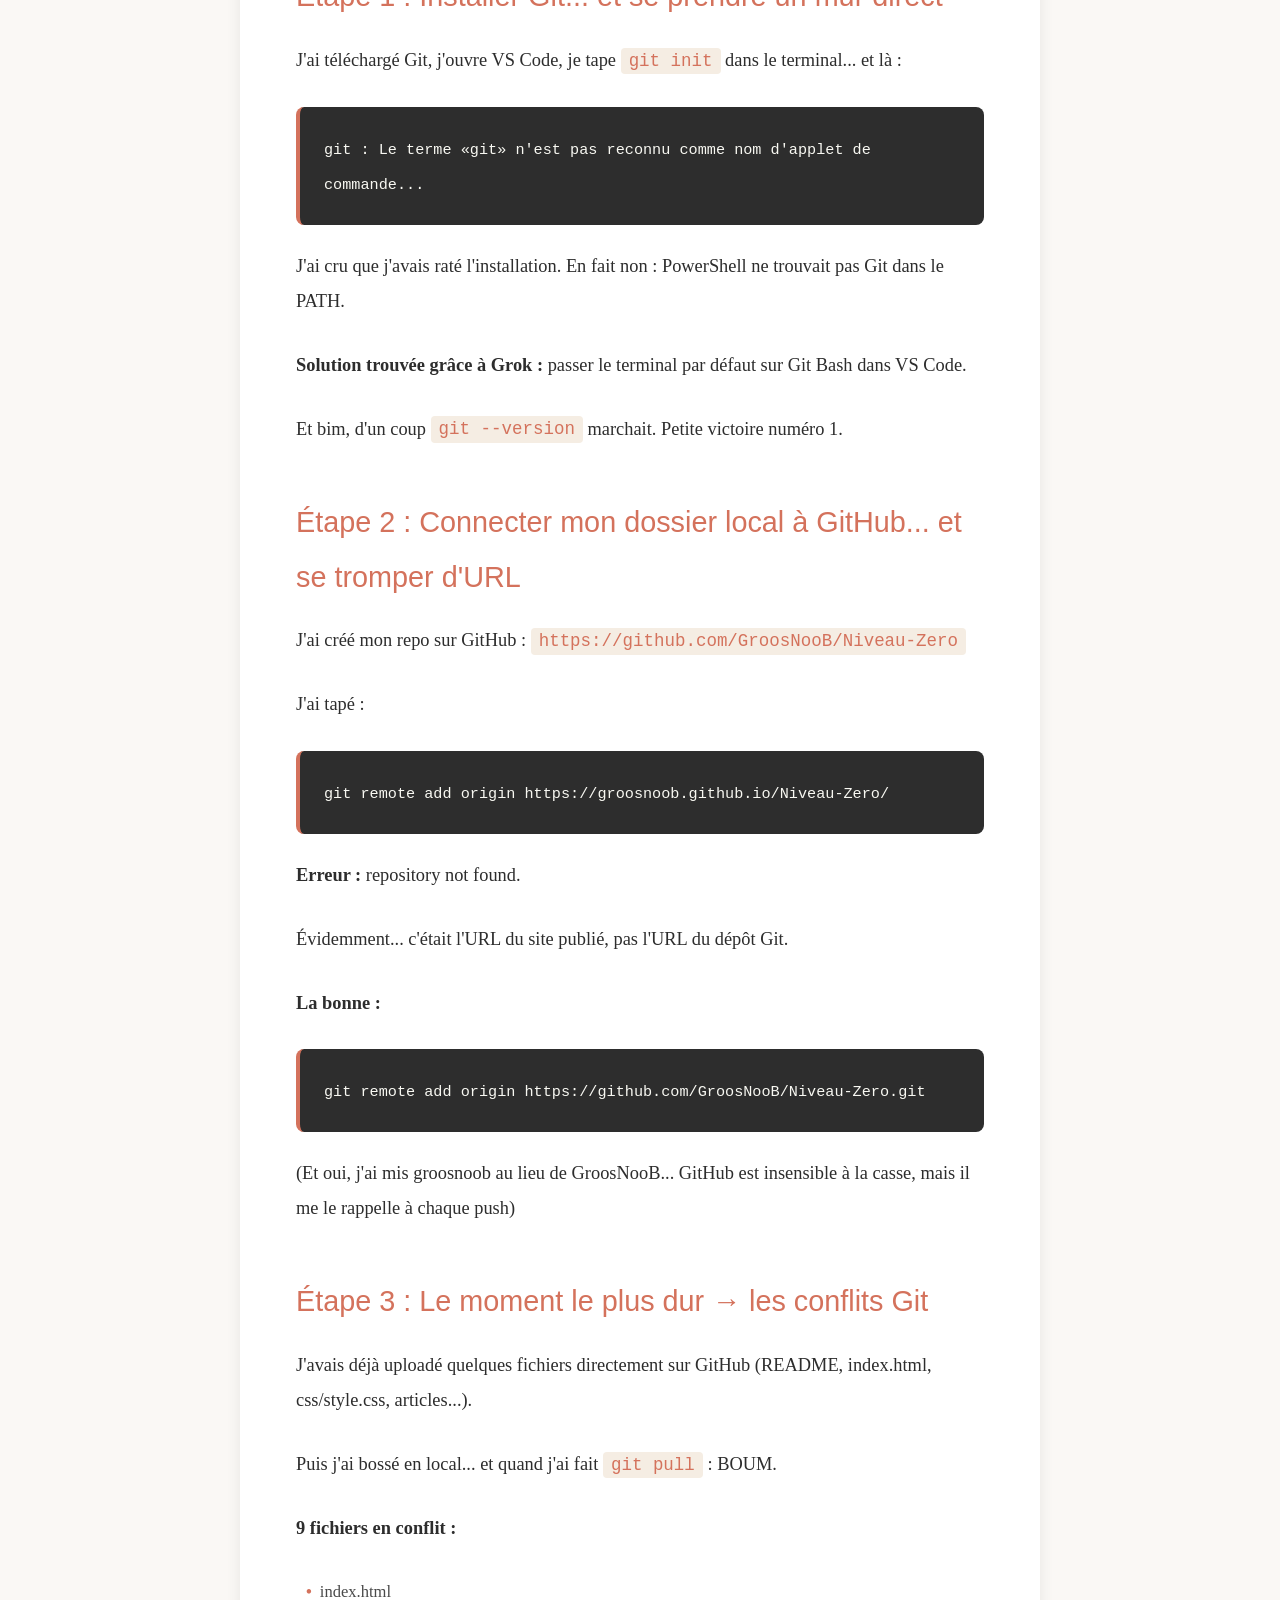
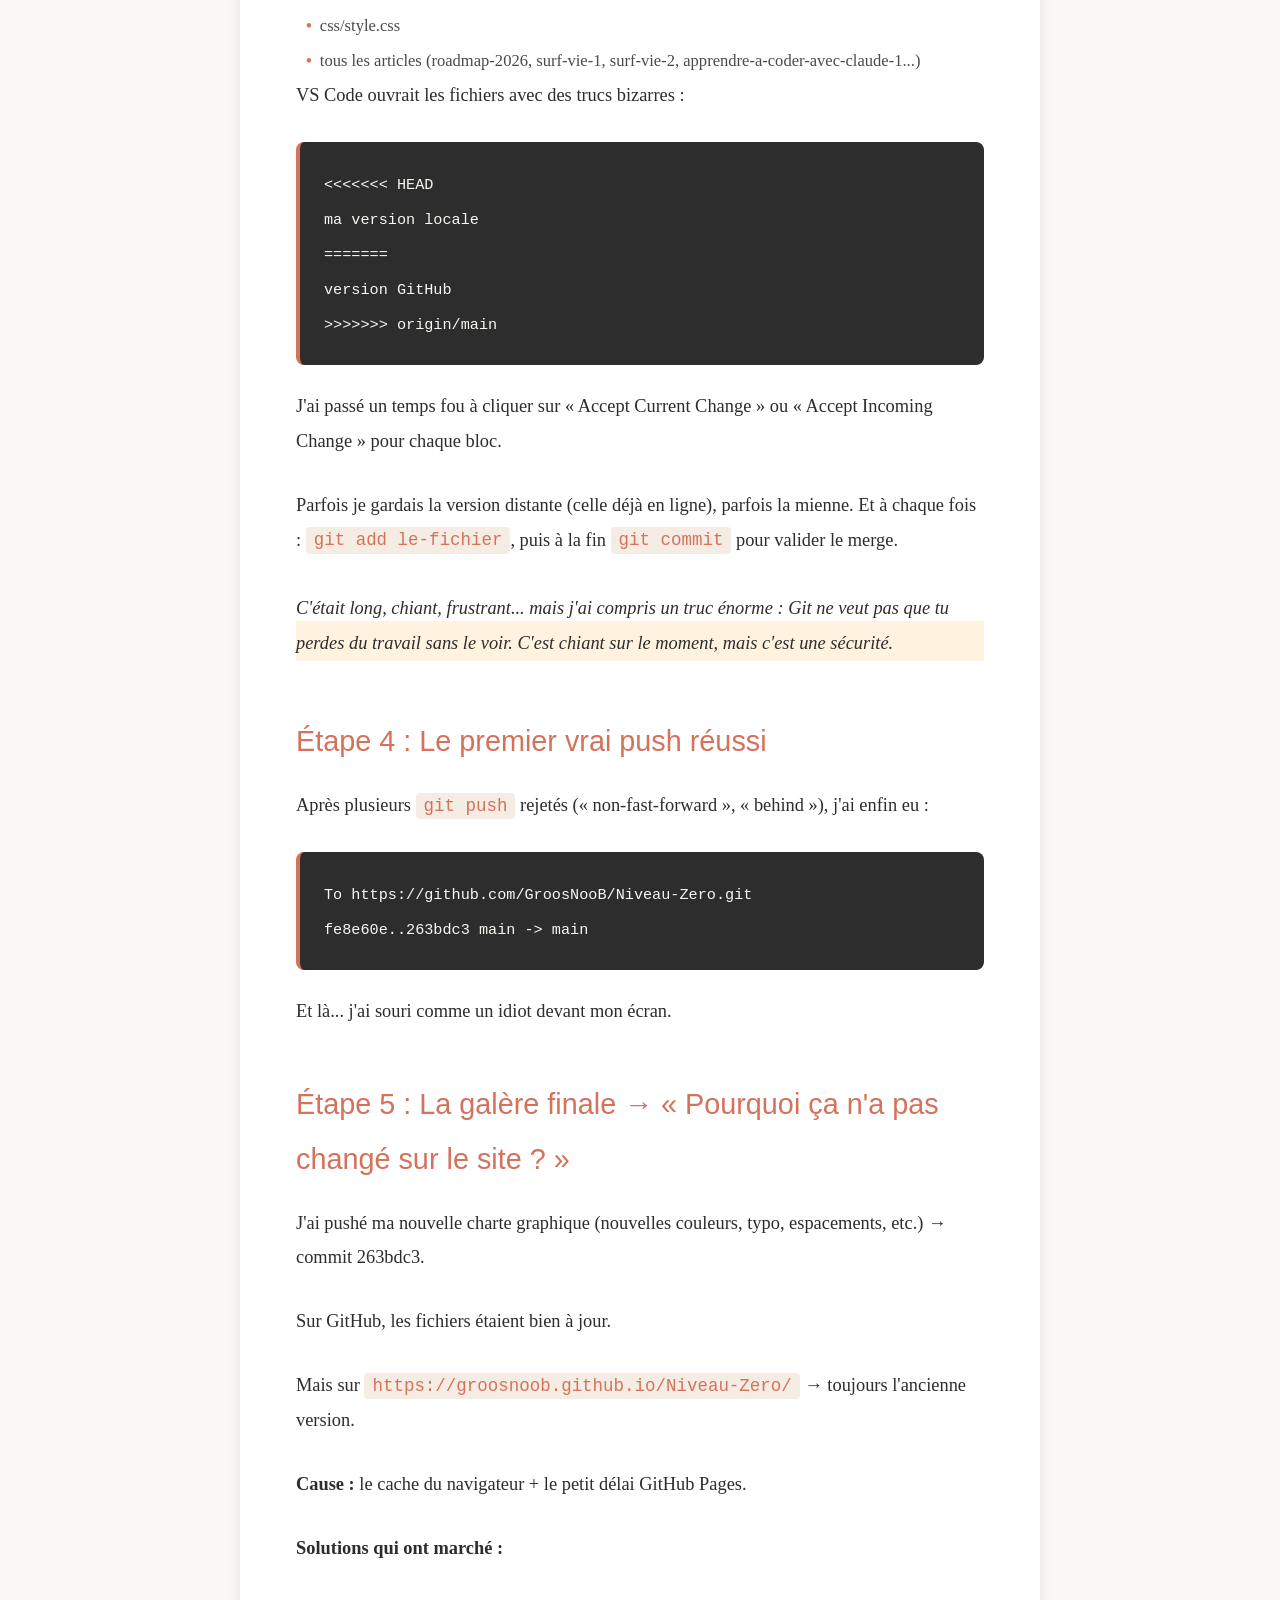
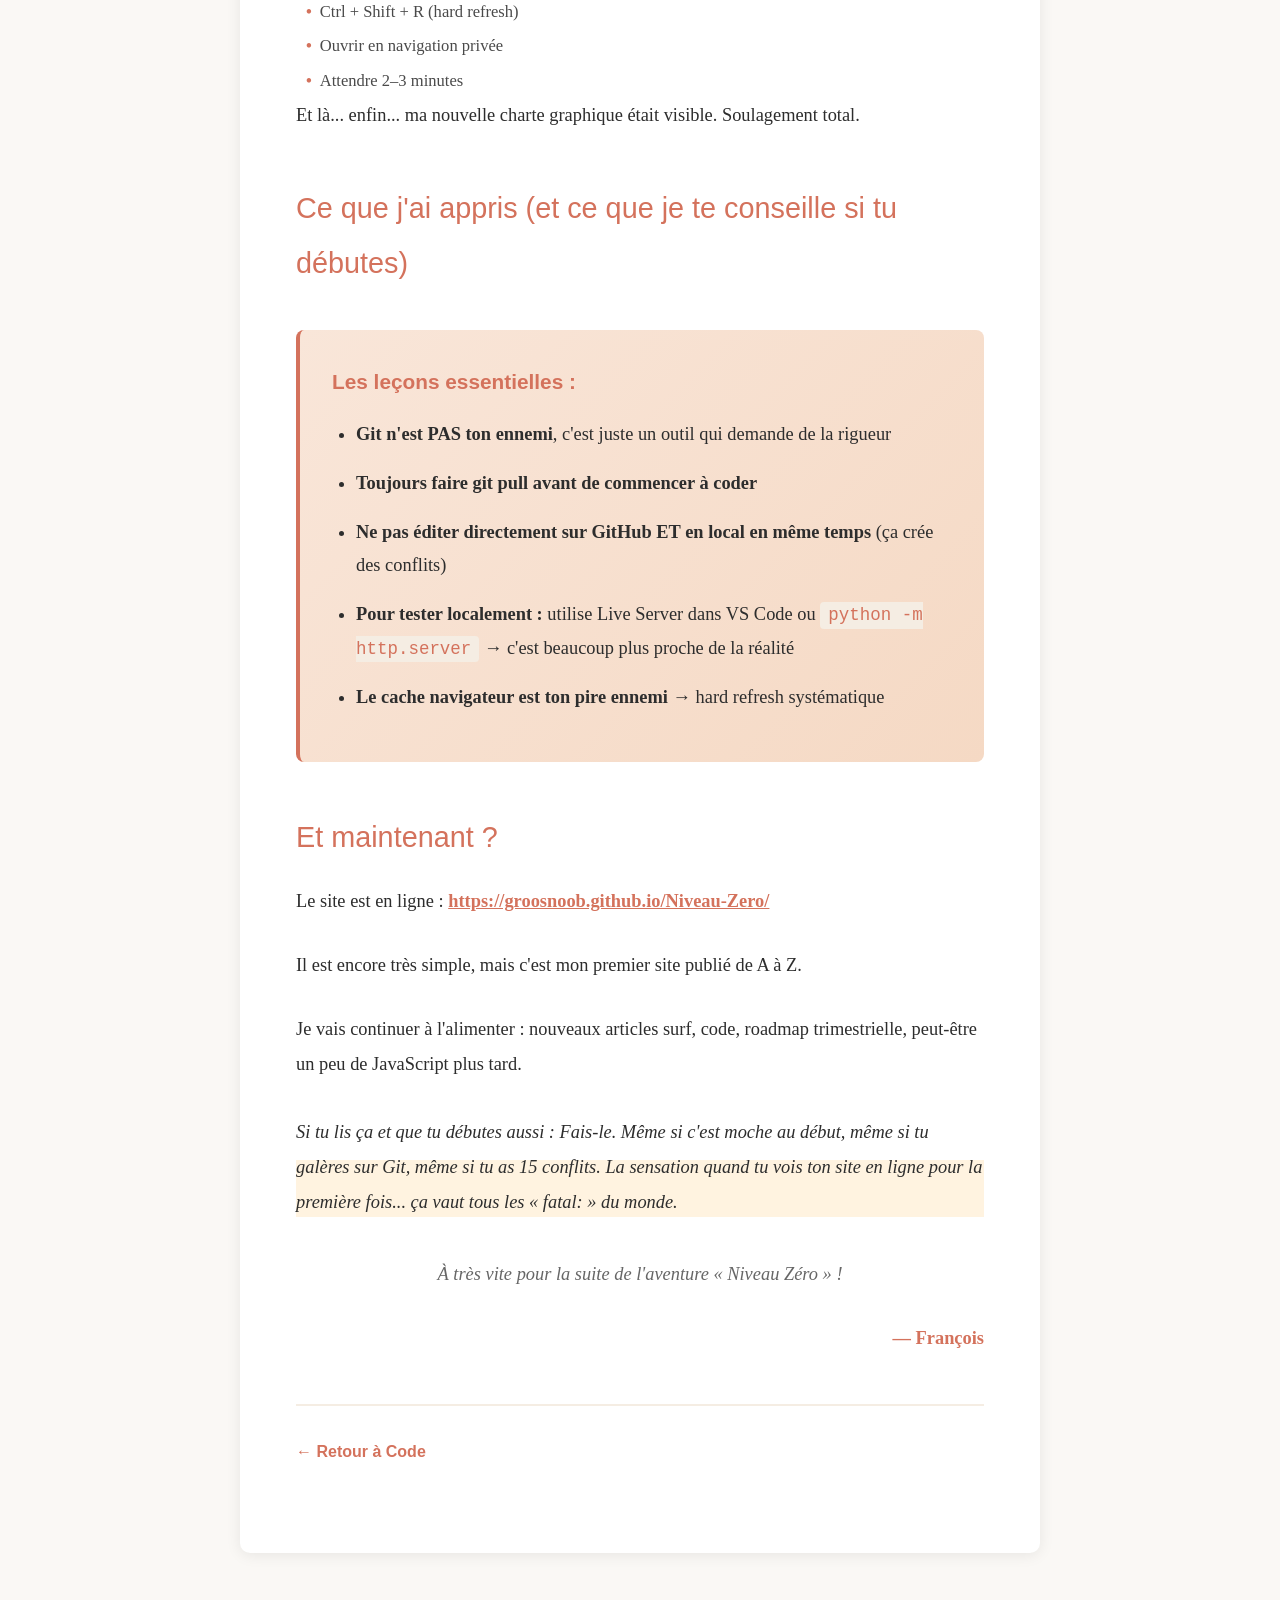
<file: articles/code/git-github.html>
<!DOCTYPE html>
<html lang="fr">
<head>
    <meta charset="UTF-8">
    <meta name="viewport" content="width=device-width, initial-scale=1.0">
    <title>L'installation de Git et la liaison avec GitHub | Niveau Zéro</title>
    <link rel="stylesheet" href="../../css/style.css">
</head>
<body>
    <nav class="navbar">
        <div class="nav-left">
            <a href="../../index.html" class="nav-logo">
                <img src="../../images/logo-1.png" alt="Niveau Zéro Logo" class="logo-icon">
                <span class="logo-text">Niveau Zéro</span>
            </a>
        </div>

        <!-- Bouton Hamburger (visible seulement sur mobile) -->
        <button class="hamburger" id="hamburger" aria-label="Menu">
            <span></span>
            <span></span>
            <span></span>
        </button>
        
        <div class="nav-center">
            <a href="../../pages/code.html" class="active">Code</a>
            <a href="../../pages/sport.html">Sport</a>
            <a href="../../pages/lifestyle.html">Lifestyle</a>
            <a href="../../index.html#about">À propos</a>
        </div>
        
        <div class="nav-right">
            <a href="../../index.html#roadmap" class="nav-roadmap">Roadmap</a>
        </div>
    </nav>

    <main>
        <article class="article-full">
            <!-- Back button -->
            <a href="../../pages/code.html" class="back-link">← Retour à Code</a>

            <!-- Article Header -->
            <header class="article-header">
                <span class="article-category code">Code</span>
                <h1 class="article-title">L'installation de Git et la liaison avec GitHub</h1>
                <p style="font-size: 1.1rem; color: #666; font-style: italic; margin-top: 1rem;">Mon parcours semé d'embûches pour publier mon premier site</p>
                <div class="article-meta">
                    <span>📅 Publié le 10 janvier 2026</span>
                    <span>⏱️ 8 min de lecture</span>
                </div>
            </header>

            <!-- Article Content -->
            <div class="article-content">
                <p><strong>Objectif :</strong> Me créer un GitHub propre, pouvoir le relier en local à mon dossier et automatiser la publication des nouvelles versions.</p>

                <p>Croyez-moi, le chemin a été LONG et semé d'erreurs que je n'aurais jamais imaginées avant de commencer. Je vais te raconter toute l'histoire, sans filtre : les galères Git, les conflits qui font peur, les « Everything up-to-date » qui arrivent trop tard, et la joie immense quand enfin le site s'affiche correctement en ligne.</p>

                <p class="highlight">Si tu es toi aussi débutant en code et que tu te sens perdu, cet article est pour toi.</p>

                <h3>Pourquoi j'ai voulu faire ça en 2026 ?</h3>

                <p>En janvier 2026, je me suis fixé trois gros objectifs perso :</p>

                <ul class="objectives">
                    <li>Apprendre à coder (au moins HTML/CSS, et un peu JS plus tard)</li>
                    <li>Se mettre sérieusement au run</li>
                    <li>Avancer sur ma vie (roadmap trimestrielle, économies pour un appart à Paris un jour, etc.)</li>
                </ul>

                <p>J'avais envie de documenter tout ça vraiment, pas juste des stories Instagram qui disparaissent.</p>

                <p>Du coup l'idée est née : créer un petit blog perso où je raconte mes progrès dans ces trois domaines : Code, Sport, Lifestyle. Objectif ultra-modeste : un site simple, beau, qui charge vite, et qui soit en ligne gratuitement.</p>

                <p><strong>GitHub Pages</strong> s'est imposé comme la solution parfaite (et gratuite).</p>

                <h3>Étape 1 : Installer Git... et se prendre un mur direct</h3>

                <p>J'ai téléchargé Git, j'ouvre VS Code, je tape <code>git init</code> dans le terminal... et là :</p>

                <div class="code-block">
                    <code>git : Le terme «git» n'est pas reconnu comme nom d'applet de commande...</code>
                </div>

                <p>J'ai cru que j'avais raté l'installation. En fait non : PowerShell ne trouvait pas Git dans le PATH.</p>

                <p><strong>Solution trouvée grâce à Grok :</strong> passer le terminal par défaut sur Git Bash dans VS Code.</p>

                <p>Et bim, d'un coup <code>git --version</code> marchait. Petite victoire numéro 1.</p>

                <h3>Étape 2 : Connecter mon dossier local à GitHub... et se tromper d'URL</h3>

                <p>J'ai créé mon repo sur GitHub : <code>https://github.com/GroosNooB/Niveau-Zero</code></p>

                <p>J'ai tapé :</p>

                <div class="code-block">
                    <code>git remote add origin https://groosnoob.github.io/Niveau-Zero/</code>
                </div>

                <p><strong>Erreur :</strong> repository not found.</p>

                <p>Évidemment... c'était l'URL du site publié, pas l'URL du dépôt Git.</p>

                <p><strong>La bonne :</strong></p>

                <div class="code-block">
                    <code>git remote add origin https://github.com/GroosNooB/Niveau-Zero.git</code>
                </div>

                <p>(Et oui, j'ai mis groosnoob au lieu de GroosNooB... GitHub est insensible à la casse, mais il me le rappelle à chaque push)</p>

                <h3>Étape 3 : Le moment le plus dur → les conflits Git</h3>

                <p>J'avais déjà uploadé quelques fichiers directement sur GitHub (README, index.html, css/style.css, articles...).</p>

                <p>Puis j'ai bossé en local... et quand j'ai fait <code>git pull</code> : BOUM.</p>

                <p><strong>9 fichiers en conflit :</strong></p>

                <ul class="objectives">
                    <li>index.html</li>
                    <li>css/style.css</li>
                    <li>tous les articles (roadmap-2026, surf-vie-1, surf-vie-2, apprendre-a-coder-avec-claude-1...)</li>
                </ul>

                <p>VS Code ouvrait les fichiers avec des trucs bizarres :</p>

                <div class="code-block">
                    <code><<<<<<< HEAD<br>
ma version locale<br>
=======<br>
version GitHub<br>
>>>>>>> origin/main</code>
                </div>

                <p>J'ai passé un temps fou à cliquer sur « Accept Current Change » ou « Accept Incoming Change » pour chaque bloc.</p>

                <p>Parfois je gardais la version distante (celle déjà en ligne), parfois la mienne. Et à chaque fois : <code>git add le-fichier</code>, puis à la fin <code>git commit</code> pour valider le merge.</p>

                <p class="highlight">C'était long, chiant, frustrant... mais j'ai compris un truc énorme : Git ne veut pas que tu perdes du travail sans le voir. C'est chiant sur le moment, mais c'est une sécurité.</p>

                <h3>Étape 4 : Le premier vrai push réussi</h3>

                <p>Après plusieurs <code>git push</code> rejetés (« non-fast-forward », « behind »), j'ai enfin eu :</p>

                <div class="code-block">
                    <code>To https://github.com/GroosNooB/Niveau-Zero.git<br>
   fe8e60e..263bdc3  main -> main</code>
                </div>

                <p>Et là... j'ai souri comme un idiot devant mon écran.</p>

                <h3>Étape 5 : La galère finale → « Pourquoi ça n'a pas changé sur le site ? »</h3>

                <p>J'ai pushé ma nouvelle charte graphique (nouvelles couleurs, typo, espacements, etc.) → commit 263bdc3.</p>

                <p>Sur GitHub, les fichiers étaient bien à jour.</p>

                <p>Mais sur <code>https://groosnoob.github.io/Niveau-Zero/</code> → toujours l'ancienne version.</p>

                <p><strong>Cause :</strong> le cache du navigateur + le petit délai GitHub Pages.</p>

                <p><strong>Solutions qui ont marché :</strong></p>

                <ul class="objectives">
                    <li>Ctrl + Shift + R (hard refresh)</li>
                    <li>Ouvrir en navigation privée</li>
                    <li>Attendre 2–3 minutes</li>
                </ul>

                <p>Et là... enfin... ma nouvelle charte graphique était visible. Soulagement total.</p>

                <h3>Ce que j'ai appris (et ce que je te conseille si tu débutes)</h3>

                <div class="key-takeaways">
                    <h4>Les leçons essentielles :</h4>
                    <ul>
                        <li><strong>Git n'est PAS ton ennemi</strong>, c'est juste un outil qui demande de la rigueur</li>
                        <li><strong>Toujours faire git pull avant de commencer à coder</strong></li>
                        <li><strong>Ne pas éditer directement sur GitHub ET en local en même temps</strong> (ça crée des conflits)</li>
                        <li><strong>Pour tester localement :</strong> utilise Live Server dans VS Code ou <code>python -m http.server</code> → c'est beaucoup plus proche de la réalité</li>
                        <li><strong>Le cache navigateur est ton pire ennemi</strong> → hard refresh systématique</li>
                    </ul>
                </div>

                <h3>Et maintenant ?</h3>

                <p>Le site est en ligne : <a href="https://groosnoob.github.io/Niveau-Zero/" target="_blank" style="color: #d4725c; font-weight: 600;">https://groosnoob.github.io/Niveau-Zero/</a></p>

                <p>Il est encore très simple, mais c'est mon premier site publié de A à Z.</p>

                <p>Je vais continuer à l'alimenter : nouveaux articles surf, code, roadmap trimestrielle, peut-être un peu de JavaScript plus tard.</p>

                <p class="highlight">Si tu lis ça et que tu débutes aussi : Fais-le. Même si c'est moche au début, même si tu galères sur Git, même si tu as 15 conflits. La sensation quand tu vois ton site en ligne pour la première fois... ça vaut tous les « fatal: » du monde.</p>

                <p style="text-align: center; font-style: italic; color: #666; margin-top: 2rem;">À très vite pour la suite de l'aventure « Niveau Zéro » !</p>

                <p style="text-align: right; font-weight: 600; color: #d4725c;">— François</p>
            </div>

            <!-- Article Footer -->
            <footer class="article-footer">
                <a href="../../pages/code.html" class="back-link">← Retour à Code</a>
            </footer>
        </article>
    </main>
</body>
</html>
</file>
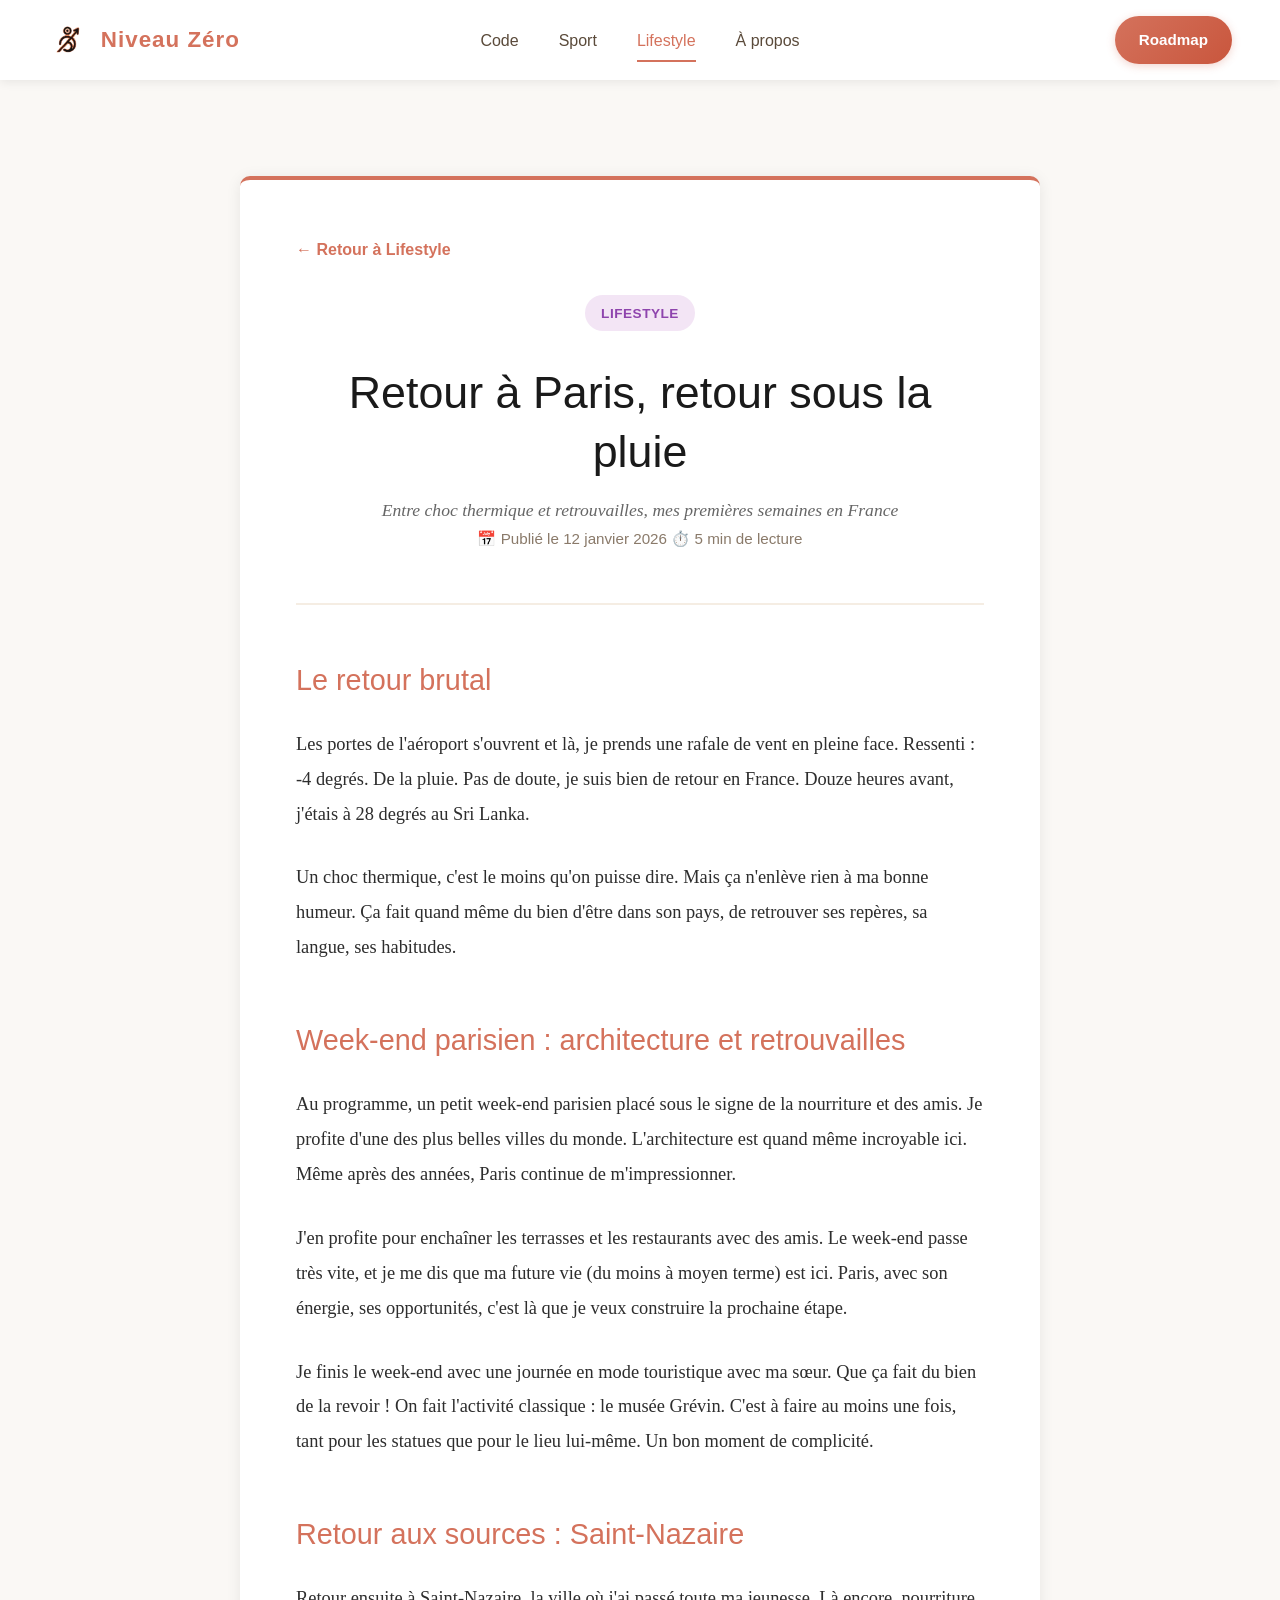
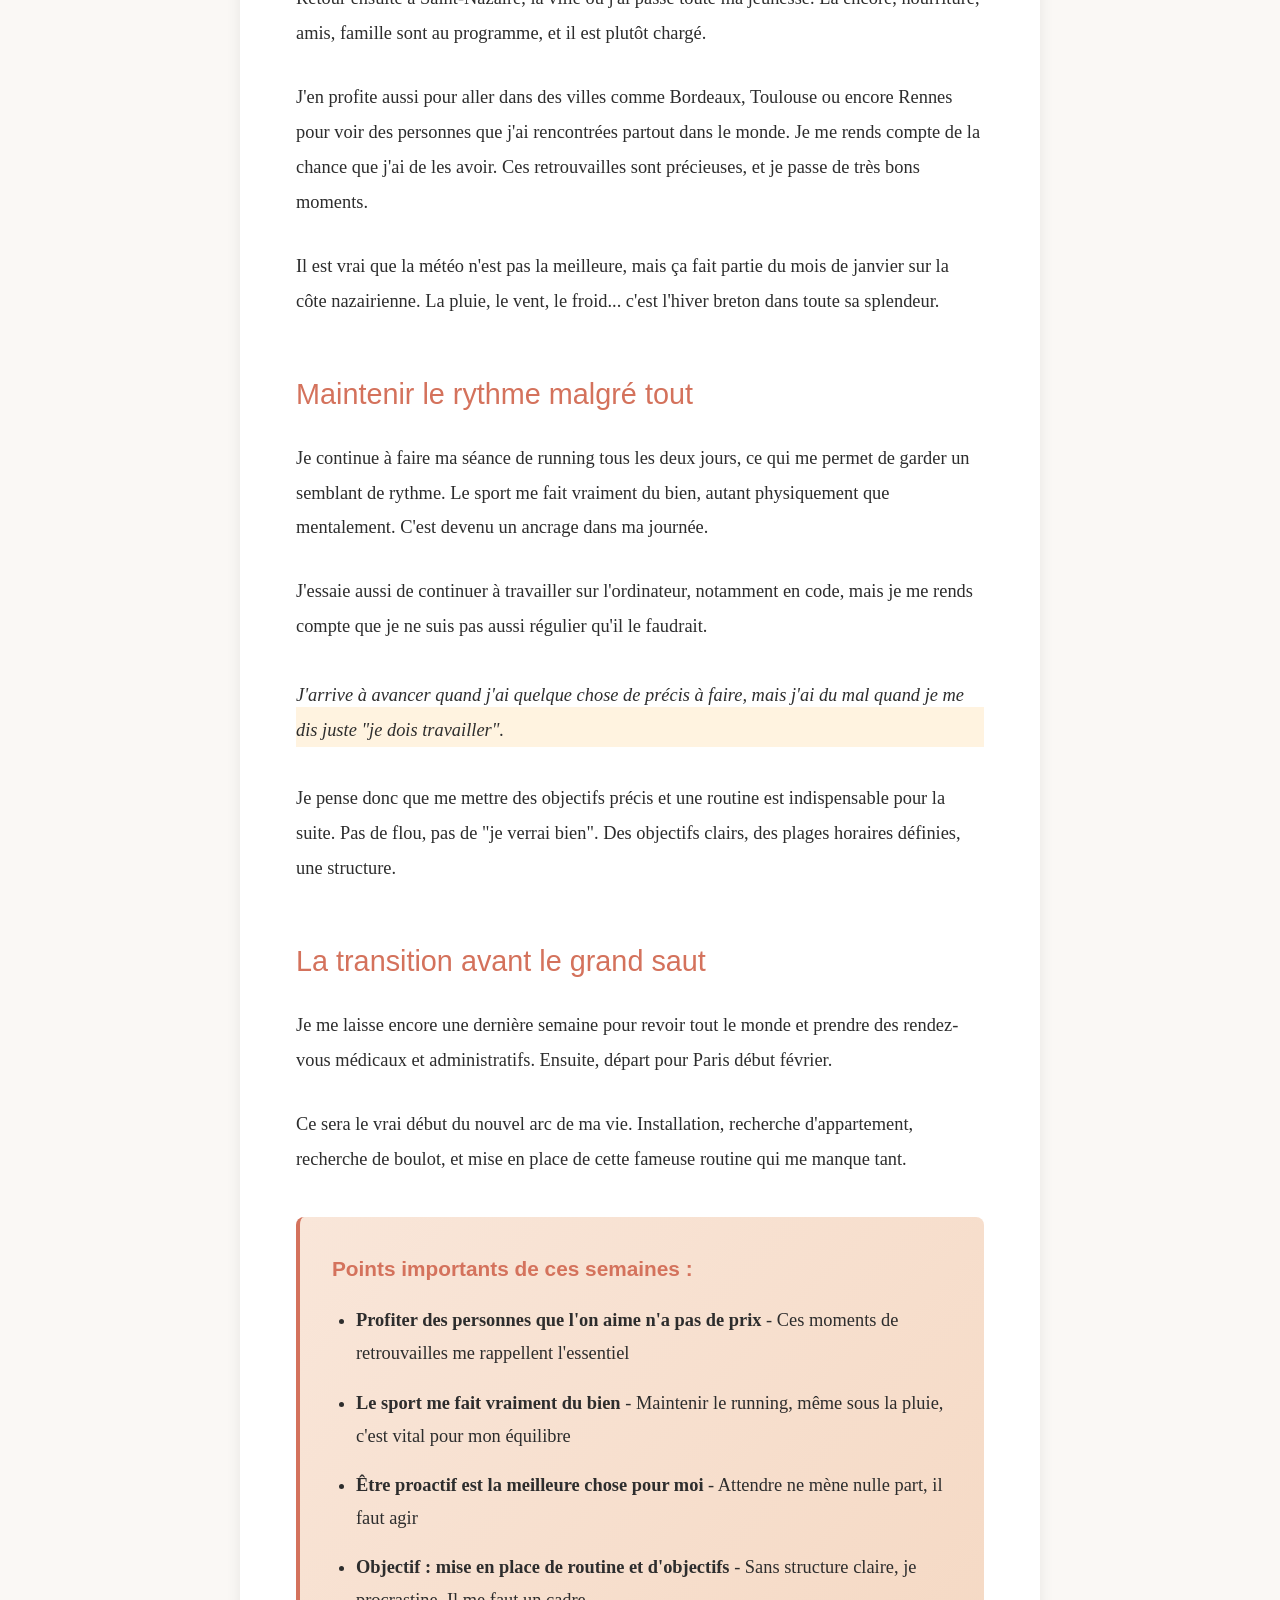
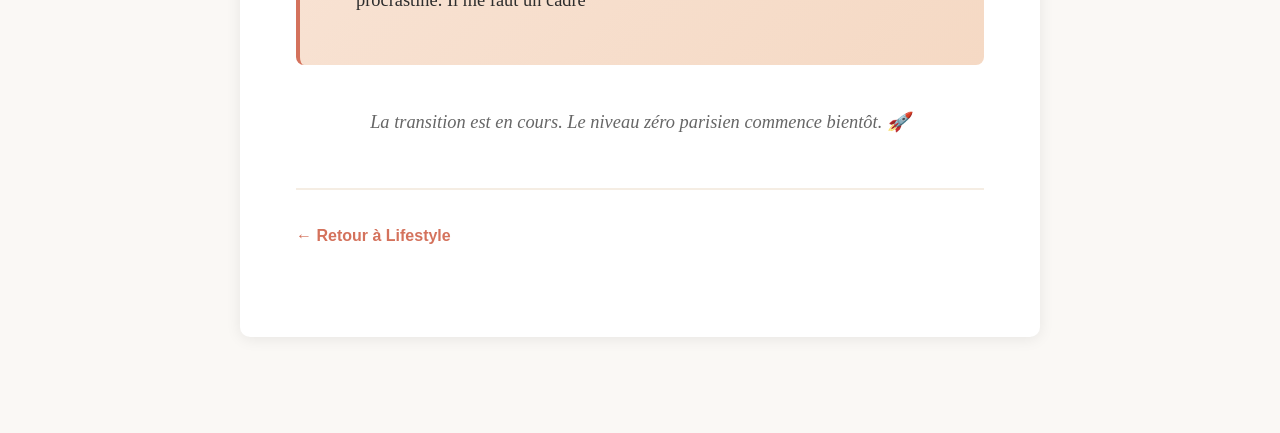
<file: articles/lifestyle/retour-a-paris.html>
<!DOCTYPE html>
<html lang="fr">
<head>
    <meta charset="UTF-8">
    <meta name="viewport" content="width=device-width, initial-scale=1.0">
    <title>Retour à Paris, retour sous la pluie | Niveau Zéro</title>
    <link rel="stylesheet" href="../../css/style.css">
</head>
<body>
    <nav class="navbar">
        <div class="nav-left">
            <a href="../../index.html" class="nav-logo">
                <img src="../../images/logo-1.png" alt="Niveau Zéro Logo" class="logo-icon">
                <span class="logo-text">Niveau Zéro</span>
            </a>
        </div>
        
        <!-- Bouton Hamburger (visible seulement sur mobile) -->
        <button class="hamburger" id="hamburger" aria-label="Menu">
            <span></span>
            <span></span>
            <span></span>
        </button>
        
        <div class="nav-center" id="navMenu">
            <a href="../../pages/code.html">Code</a>
            <a href="../../pages/sport.html">Sport</a>
            <a href="../../pages/lifestyle.html" class="active">Lifestyle</a>
            <a href="../../index.html#about">À propos</a>
        </div>
        
        <div class="nav-right">
            <a href="../../index.html#roadmap" class="nav-roadmap">Roadmap</a>
        </div>
    </nav>

    <main>
        <article class="article-full">
            <!-- Back button -->
            <a href="../../pages/lifestyle.html" class="back-link">← Retour à Lifestyle</a>

            <!-- Article Header -->
            <header class="article-header">
                <span class="article-category lifestyle">Lifestyle</span>
                <h1 class="article-title">Retour à Paris, retour sous la pluie</h1>
                <p style="font-size: 1.1rem; color: #666; font-style: italic; margin-top: 1rem;">Entre choc thermique et retrouvailles, mes premières semaines en France</p>
                <div class="article-meta">
                    <span>📅 Publié le 12 janvier 2026</span>
                    <span>⏱️ 5 min de lecture</span>
                </div>
            </header>

            <!-- Article Content -->
            <div class="article-content">
                <h3>Le retour brutal</h3>

                <p>Les portes de l'aéroport s'ouvrent et là, je prends une rafale de vent en pleine face. Ressenti : -4 degrés. De la pluie. Pas de doute, je suis bien de retour en France. Douze heures avant, j'étais à 28 degrés au Sri Lanka.</p>

                <p>Un choc thermique, c'est le moins qu'on puisse dire. Mais ça n'enlève rien à ma bonne humeur. Ça fait quand même du bien d'être dans son pays, de retrouver ses repères, sa langue, ses habitudes.</p>

                <h3>Week-end parisien : architecture et retrouvailles</h3>

                <p>Au programme, un petit week-end parisien placé sous le signe de la nourriture et des amis. Je profite d'une des plus belles villes du monde. L'architecture est quand même incroyable ici. Même après des années, Paris continue de m'impressionner.</p>

                <p>J'en profite pour enchaîner les terrasses et les restaurants avec des amis. Le week-end passe très vite, et je me dis que ma future vie (du moins à moyen terme) est ici. Paris, avec son énergie, ses opportunités, c'est là que je veux construire la prochaine étape.</p>

                <p>Je finis le week-end avec une journée en mode touristique avec ma sœur. Que ça fait du bien de la revoir ! On fait l'activité classique : le musée Grévin. C'est à faire au moins une fois, tant pour les statues que pour le lieu lui-même. Un bon moment de complicité.</p>

                <h3>Retour aux sources : Saint-Nazaire</h3>

                <p>Retour ensuite à Saint-Nazaire, la ville où j'ai passé toute ma jeunesse. Là encore, nourriture, amis, famille sont au programme, et il est plutôt chargé.</p>

                <p>J'en profite aussi pour aller dans des villes comme Bordeaux, Toulouse ou encore Rennes pour voir des personnes que j'ai rencontrées partout dans le monde. Je me rends compte de la chance que j'ai de les avoir. Ces retrouvailles sont précieuses, et je passe de très bons moments.</p>

                <p>Il est vrai que la météo n'est pas la meilleure, mais ça fait partie du mois de janvier sur la côte nazairienne. La pluie, le vent, le froid... c'est l'hiver breton dans toute sa splendeur.</p>

                <h3>Maintenir le rythme malgré tout</h3>

                <p>Je continue à faire ma séance de running tous les deux jours, ce qui me permet de garder un semblant de rythme. Le sport me fait vraiment du bien, autant physiquement que mentalement. C'est devenu un ancrage dans ma journée.</p>

                <p>J'essaie aussi de continuer à travailler sur l'ordinateur, notamment en code, mais je me rends compte que je ne suis pas aussi régulier qu'il le faudrait.</p>

                <p class="highlight">J'arrive à avancer quand j'ai quelque chose de précis à faire, mais j'ai du mal quand je me dis juste "je dois travailler".</p>

                <p>Je pense donc que me mettre des objectifs précis et une routine est indispensable pour la suite. Pas de flou, pas de "je verrai bien". Des objectifs clairs, des plages horaires définies, une structure.</p>

                <h3>La transition avant le grand saut</h3>

                <p>Je me laisse encore une dernière semaine pour revoir tout le monde et prendre des rendez-vous médicaux et administratifs. Ensuite, départ pour Paris début février.</p>

                <p>Ce sera le vrai début du nouvel arc de ma vie. Installation, recherche d'appartement, recherche de boulot, et mise en place de cette fameuse routine qui me manque tant.</p>

                <div class="key-takeaways">
                    <h4>Points importants de ces semaines :</h4>
                    <ul>
                        <li><strong>Profiter des personnes que l'on aime n'a pas de prix</strong> - Ces moments de retrouvailles me rappellent l'essentiel</li>
                        <li><strong>Le sport me fait vraiment du bien</strong> - Maintenir le running, même sous la pluie, c'est vital pour mon équilibre</li>
                        <li><strong>Être proactif est la meilleure chose pour moi</strong> - Attendre ne mène nulle part, il faut agir</li>
                        <li><strong>Objectif : mise en place de routine et d'objectifs</strong> - Sans structure claire, je procrastine. Il me faut un cadre</li>
                    </ul>
                </div>

                <p style="text-align: center; font-style: italic; color: #666; margin-top: 2rem;">La transition est en cours. Le niveau zéro parisien commence bientôt. 🚀</p>
            </div>

            <!-- Article Footer -->
            <footer class="article-footer">
                <a href="../../pages/lifestyle.html" class="back-link">← Retour à Lifestyle</a>
            </footer>
        </article>
    </main>

    <!-- JavaScript pour le menu hamburger -->
    <script>
        // Récupère les éléments
        const hamburger = document.getElementById('hamburger');
        const navMenu = document.getElementById('navMenu');

        // Ajoute un écouteur d'événement sur le clic
        hamburger.addEventListener('click', () => {
            // Toggle (bascule) la classe 'active'
            hamburger.classList.toggle('active');
            navMenu.classList.toggle('active');
        });

        // Ferme le menu quand on clique sur un lien
        const navLinks = navMenu.querySelectorAll('a');
        navLinks.forEach(link => {
            link.addEventListener('click', () => {
                hamburger.classList.remove('active');
                navMenu.classList.remove('active');
            });
        });
    </script>
</body>
</html>
</file>
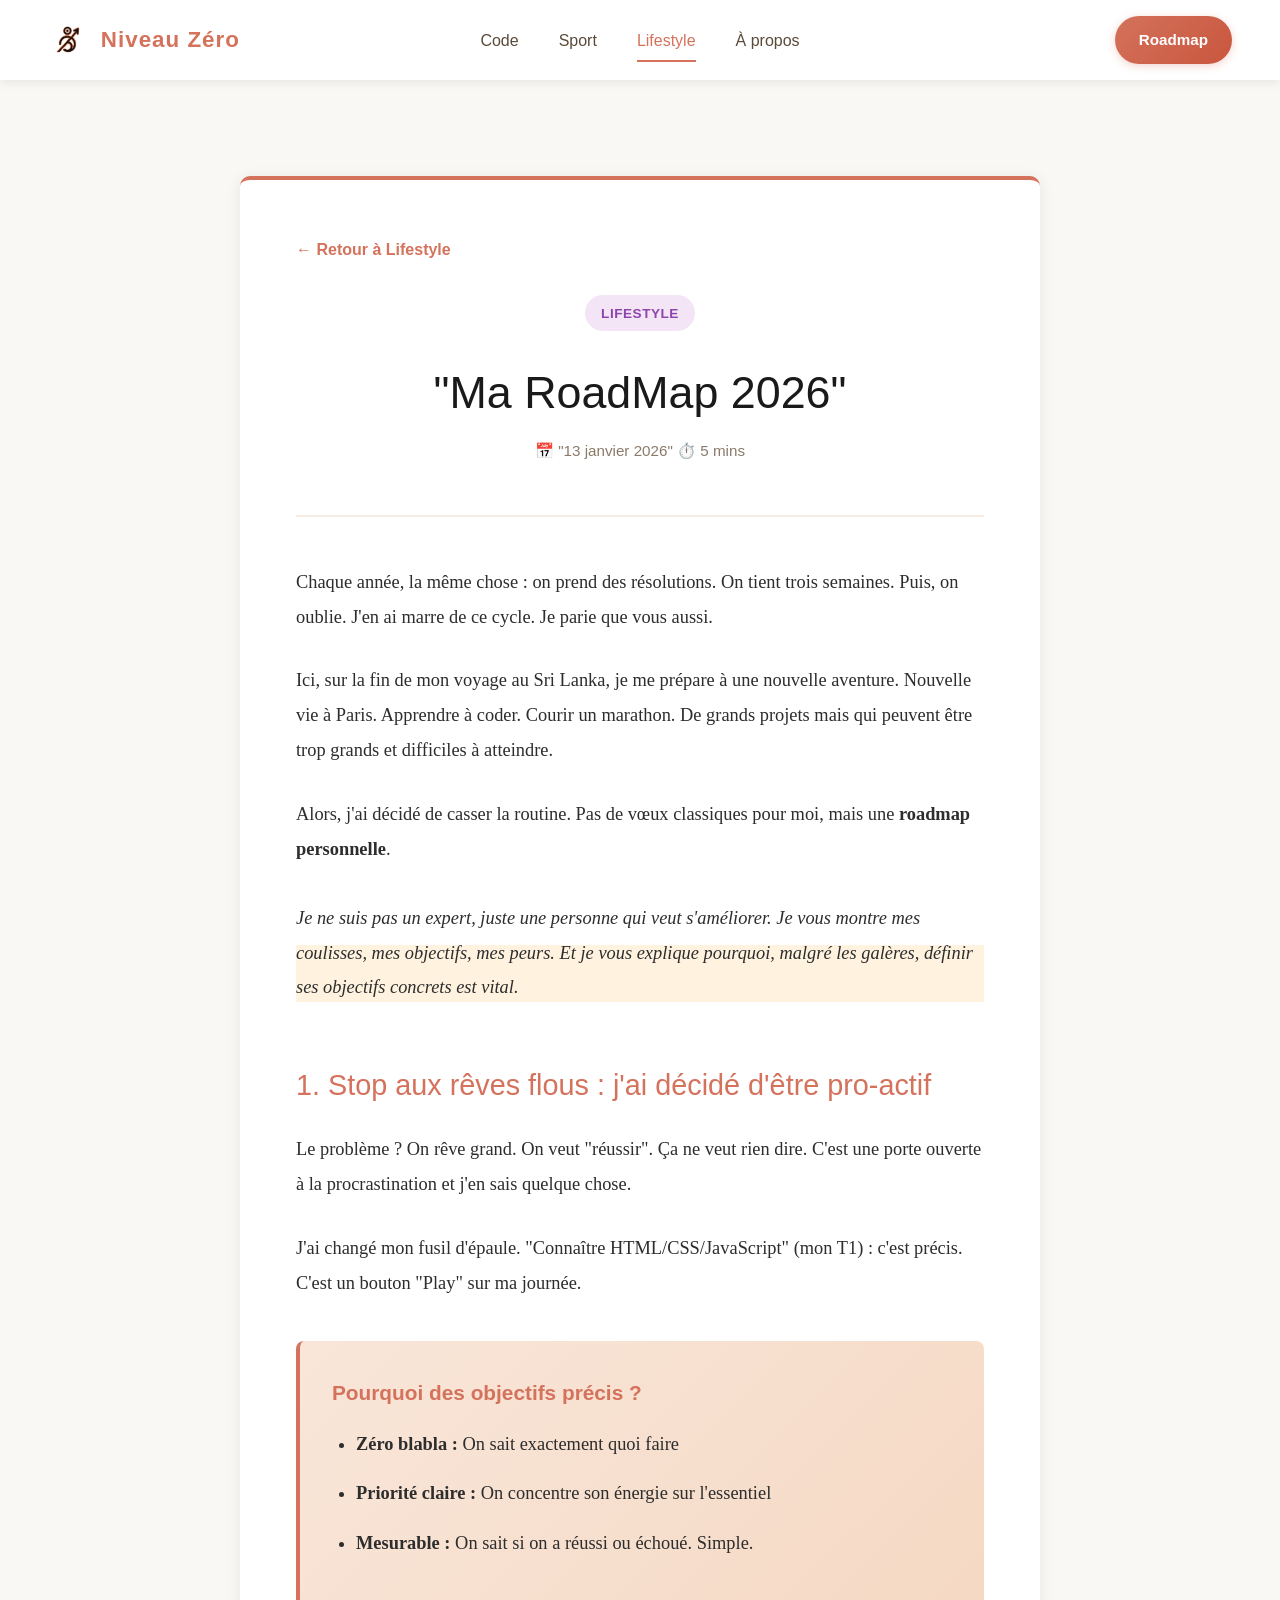
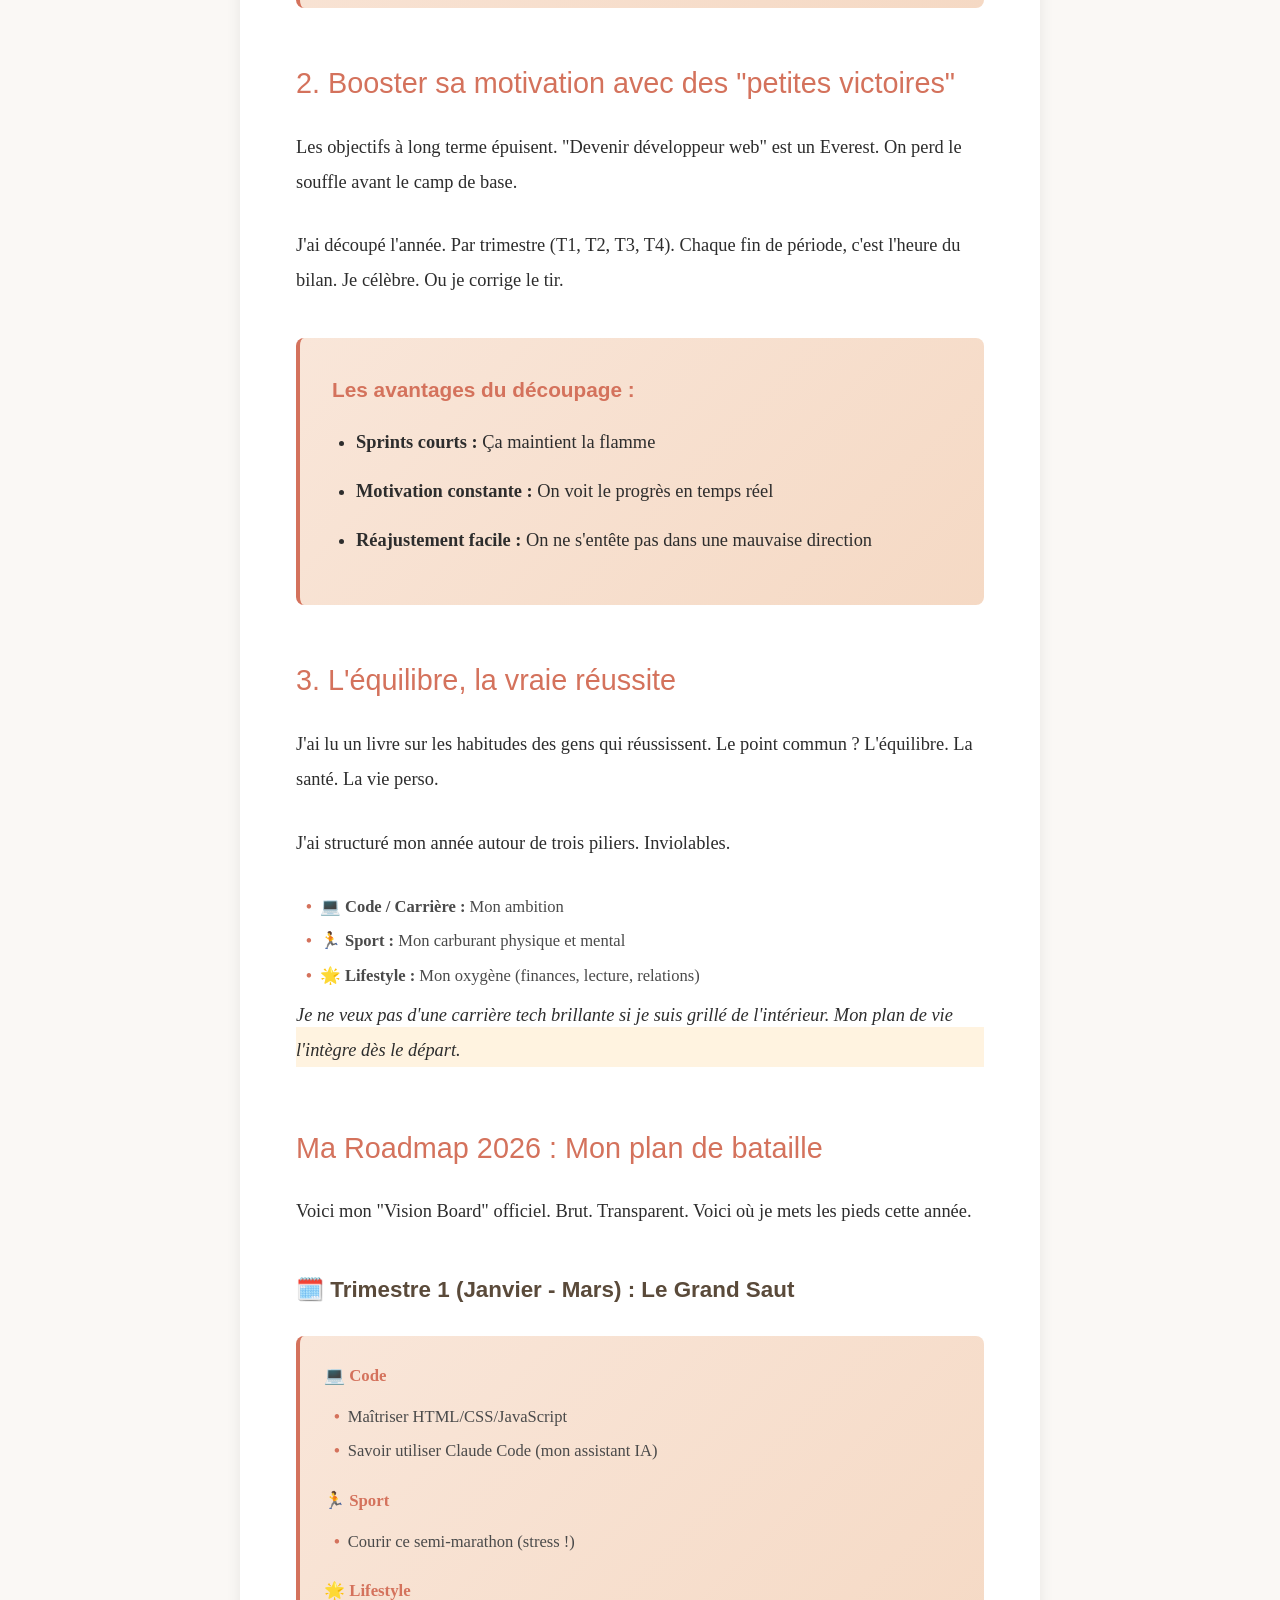
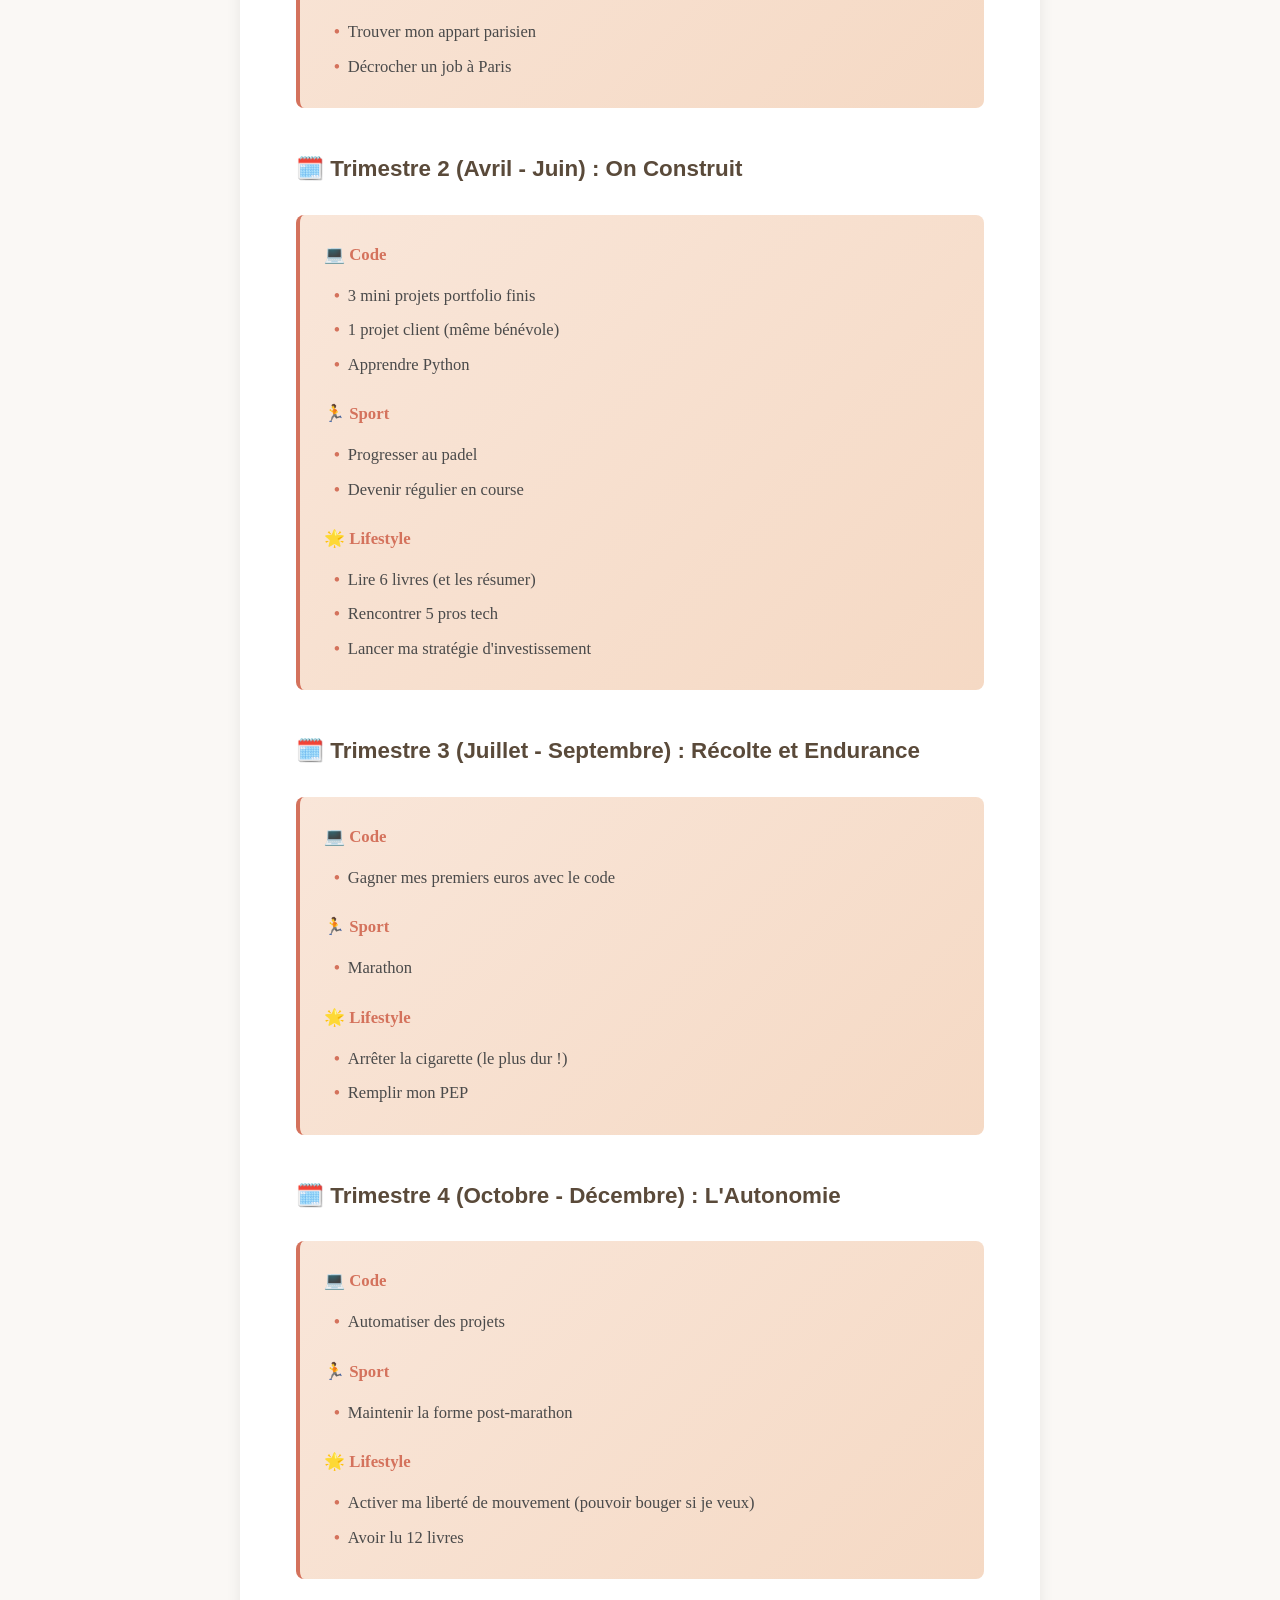
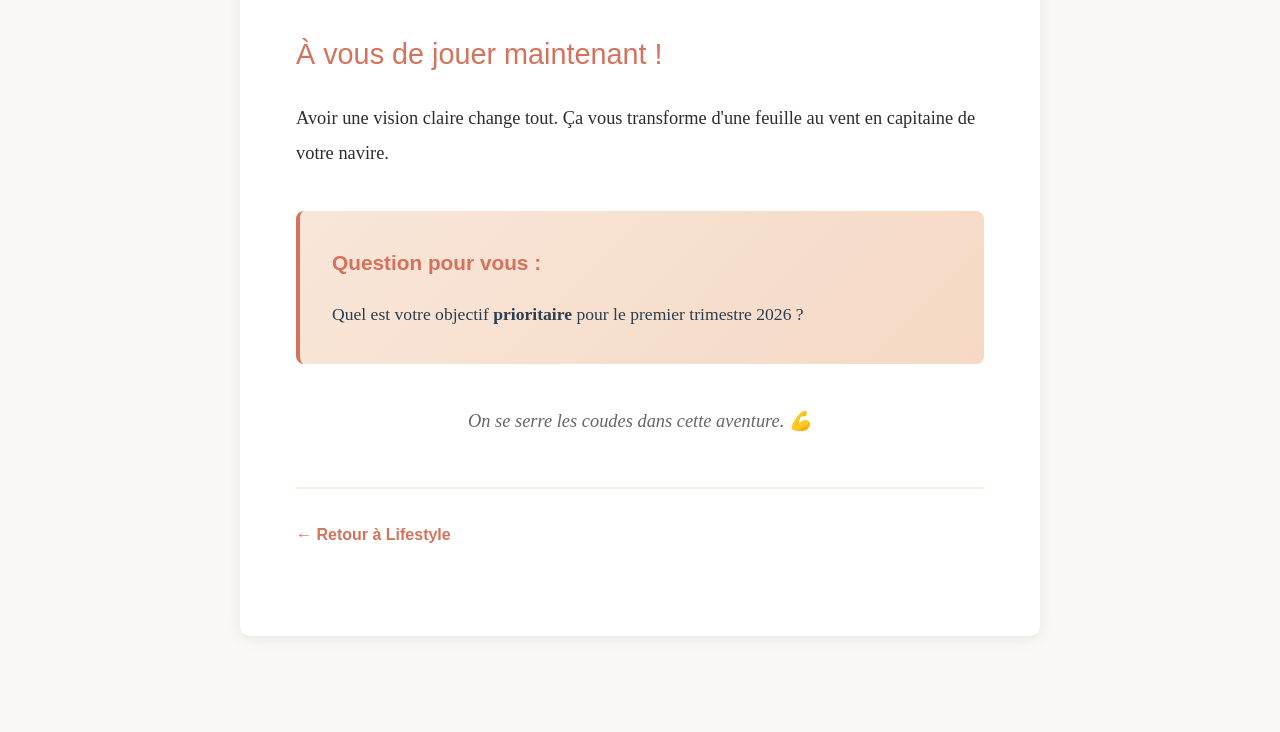
<file: articles/lifestyle/roadmap-2026.html>
<!DOCTYPE html>
<html lang="fr">
<head>
    <meta charset="UTF-8">
    <meta name="viewport" content="width=device-width, initial-scale=1.0">
    <title>Ma Road Map 2026 | Niveau Zéro</title>
    <link rel="stylesheet" href="../../css/style.css">
</head>
<body>
   <nav class="navbar">
        <div class="nav-left">
            <a href="../../index.html" class="nav-logo">
                <img src="../../images\logo-1.png" alt="Niveau Zéro Logo" class="logo-icon">
                <span class="logo-text">Niveau Zéro</span>
            </a>
        </div>
        
        <!-- Bouton Hamburger (visible seulement sur mobile) -->
        <button class="hamburger" id="hamburger" aria-label="Menu">
            <span></span>
            <span></span>
            <span></span>
        </button>
        
        <div class="nav-center">
            <a href="../../pages/code.html" >Code</a>
            <a href="../../pages/sport.html">Sport</a>
            <a href="../../pages/lifestyle.html"class="active">Lifestyle</a>
            <a href="../../index.html#about">À propos</a>
        </div>
        
        <div class="nav-right">
            <a href="../../index.html#roadmap" class="nav-roadmap">Roadmap</a>
        </div>
    </nav>

    <main>
        <article class="article-full">
            <!-- Back button -->
            <a href="../../pages/code.html" class="back-link">← Retour à Lifestyle</a>

            <!-- Article Header -->
            <header class="article-header">
                <span class="article-category lifestyle">Lifestyle</span>
                <h1 class="article-title">"Ma RoadMap 2026"</h1>
                <div class="article-meta">
                    <span>📅 "13 janvier 2026"</span>
                    <span>⏱️ 5 mins</span>
                </div>
            </header>

           <!-- Article Content -->
            <div class="article-content">
                <p>Chaque année, la même chose : on prend des résolutions. On tient trois semaines. Puis, on oublie. J'en ai marre de ce cycle. Je parie que vous aussi.</p>

                <p>Ici, sur la fin de mon voyage au Sri Lanka, je me prépare à une nouvelle aventure. Nouvelle vie à Paris. Apprendre à coder. Courir un marathon. De grands projets mais qui peuvent être trop grands et difficiles à atteindre.</p>

                <p>Alors, j'ai décidé de casser la routine. Pas de vœux classiques pour moi, mais une <strong>roadmap personnelle</strong>.</p>

                <p class="highlight">Je ne suis pas un expert, juste une personne qui veut s'améliorer. Je vous montre mes coulisses, mes objectifs, mes peurs. Et je vous explique pourquoi, malgré les galères, définir ses objectifs concrets est vital.</p>

                <h3>1. Stop aux rêves flous : j'ai décidé d'être pro-actif</h3>

                <p>Le problème ? On rêve grand. On veut "réussir". Ça ne veut rien dire. C'est une porte ouverte à la procrastination et j'en sais quelque chose.</p>

                <p>J'ai changé mon fusil d'épaule. "Connaître HTML/CSS/JavaScript" (mon T1) : c'est précis. C'est un bouton "Play" sur ma journée.</p>

                <div class="key-takeaways">
                    <h4>Pourquoi des objectifs précis ?</h4>
                    <ul>
                        <li><strong>Zéro blabla :</strong> On sait exactement quoi faire</li>
                        <li><strong>Priorité claire :</strong> On concentre son énergie sur l'essentiel</li>
                        <li><strong>Mesurable :</strong> On sait si on a réussi ou échoué. Simple.</li>
                    </ul>
                </div>

                <h3>2. Booster sa motivation avec des "petites victoires"</h3>

                <p>Les objectifs à long terme épuisent. "Devenir développeur web" est un Everest. On perd le souffle avant le camp de base.</p>

                <p>J'ai découpé l'année. Par trimestre (T1, T2, T3, T4). Chaque fin de période, c'est l'heure du bilan. Je célèbre. Ou je corrige le tir.</p>

                <div class="key-takeaways">
                    <h4>Les avantages du découpage :</h4>
                    <ul>
                        <li><strong>Sprints courts :</strong> Ça maintient la flamme</li>
                        <li><strong>Motivation constante :</strong> On voit le progrès en temps réel</li>
                        <li><strong>Réajustement facile :</strong> On ne s'entête pas dans une mauvaise direction</li>
                    </ul>
                </div>

                <h3>3. L'équilibre, la vraie réussite</h3>

                <p>J'ai lu un livre sur les habitudes des gens qui réussissent. Le point commun ? L'équilibre. La santé. La vie perso.</p>

                <p>J'ai structuré mon année autour de trois piliers. Inviolables.</p>

                <ul class="objectives">
                    <li><strong>💻 Code / Carrière :</strong> Mon ambition</li>
                    <li><strong>🏃 Sport :</strong> Mon carburant physique et mental</li>
                    <li><strong>🌟 Lifestyle :</strong> Mon oxygène (finances, lecture, relations)</li>
                </ul>

                <p class="highlight">Je ne veux pas d'une carrière tech brillante si je suis grillé de l'intérieur. Mon plan de vie l'intègre dès le départ.</p>

                <h3>Ma Roadmap 2026 : Mon plan de bataille</h3>

                <p>Voici mon "Vision Board" officiel. Brut. Transparent. Voici où je mets les pieds cette année.</p>

                <h4>🗓️ Trimestre 1 (Janvier - Mars) : Le Grand Saut</h4>
                
                <div class="roadmap-quarter">
                    <div class="roadmap-category">
                        <strong>💻 Code</strong>
                        <ul class="objectives">
                            <li>Maîtriser HTML/CSS/JavaScript</li>
                            <li>Savoir utiliser Claude Code (mon assistant IA)</li>
                        </ul>
                    </div>
                    <div class="roadmap-category">
                        <strong>🏃 Sport</strong>
                        <ul class="objectives">
                            <li>Courir ce semi-marathon (stress !)</li>
                        </ul>
                    </div>
                    <div class="roadmap-category">
                        <strong>🌟 Lifestyle</strong>
                        <ul class="objectives">
                            <li>Trouver mon appart parisien</li>
                            <li>Décrocher un job à Paris</li>
                        </ul>
                    </div>
                </div>

                <h4>🗓️ Trimestre 2 (Avril - Juin) : On Construit</h4>
                
                <div class="roadmap-quarter">
                    <div class="roadmap-category">
                        <strong>💻 Code</strong>
                        <ul class="objectives">
                            <li>3 mini projets portfolio finis</li>
                            <li>1 projet client (même bénévole)</li>
                            <li>Apprendre Python</li>
                        </ul>
                    </div>
                    <div class="roadmap-category">
                        <strong>🏃 Sport</strong>
                        <ul class="objectives">
                            <li>Progresser au padel</li>
                            <li>Devenir régulier en course</li>
                        </ul>
                    </div>
                    <div class="roadmap-category">
                        <strong>🌟 Lifestyle</strong>
                        <ul class="objectives">
                            <li>Lire 6 livres (et les résumer)</li>
                            <li>Rencontrer 5 pros tech</li>
                            <li>Lancer ma stratégie d'investissement</li>
                        </ul>
                    </div>
                </div>

                <h4>🗓️ Trimestre 3 (Juillet - Septembre) : Récolte et Endurance</h4>
                
                <div class="roadmap-quarter">
                    <div class="roadmap-category">
                        <strong>💻 Code</strong>
                        <ul class="objectives">
                            <li>Gagner mes premiers euros avec le code</li>
                        </ul>
                    </div>
                    <div class="roadmap-category">
                        <strong>🏃 Sport</strong>
                        <ul class="objectives">
                            <li>Marathon</li>
                        </ul>
                    </div>
                    <div class="roadmap-category">
                        <strong>🌟 Lifestyle</strong>
                        <ul class="objectives">
                            <li>Arrêter la cigarette (le plus dur !)</li>
                            <li>Remplir mon PEP</li>
                        </ul>
                    </div>
                </div>

                <h4>🗓️ Trimestre 4 (Octobre - Décembre) : L'Autonomie</h4>
                
                <div class="roadmap-quarter">
                    <div class="roadmap-category">
                        <strong>💻 Code</strong>
                        <ul class="objectives">
                            <li>Automatiser des projets</li>
                        </ul>
                    </div>
                    <div class="roadmap-category">
                        <strong>🏃 Sport</strong>
                        <ul class="objectives">
                            <li>Maintenir la forme post-marathon</li>
                        </ul>
                    </div>
                    <div class="roadmap-category">
                        <strong>🌟 Lifestyle</strong>
                        <ul class="objectives">
                            <li>Activer ma liberté de mouvement (pouvoir bouger si je veux)</li>
                            <li>Avoir lu 12 livres</li>
                        </ul>
                    </div>
                </div>

                <h3>À vous de jouer maintenant !</h3>

                <p>Avoir une vision claire change tout. Ça vous transforme d'une feuille au vent en capitaine de votre navire.</p>

                <div class="key-takeaways">
                    <h4>Question pour vous :</h4>
                    <p style="margin: 0; font-size: 1.1rem; color: #2c3e50;">Quel est votre objectif <strong>prioritaire</strong> pour le premier trimestre 2026 ?</p>
                </div>

                <p style="text-align: center; font-style: italic; color: #666; margin-top: 2rem;">On se serre les coudes dans cette aventure. 💪</p>
            </div>

            
            <!-- Article Footer -->
            <footer class="article-footer">
                <a href="../../pages/lifestyle.html" class="back-link">← Retour à Lifestyle</a>
            </footer>
        </article>
    </main>
</body>
</html>
</file>
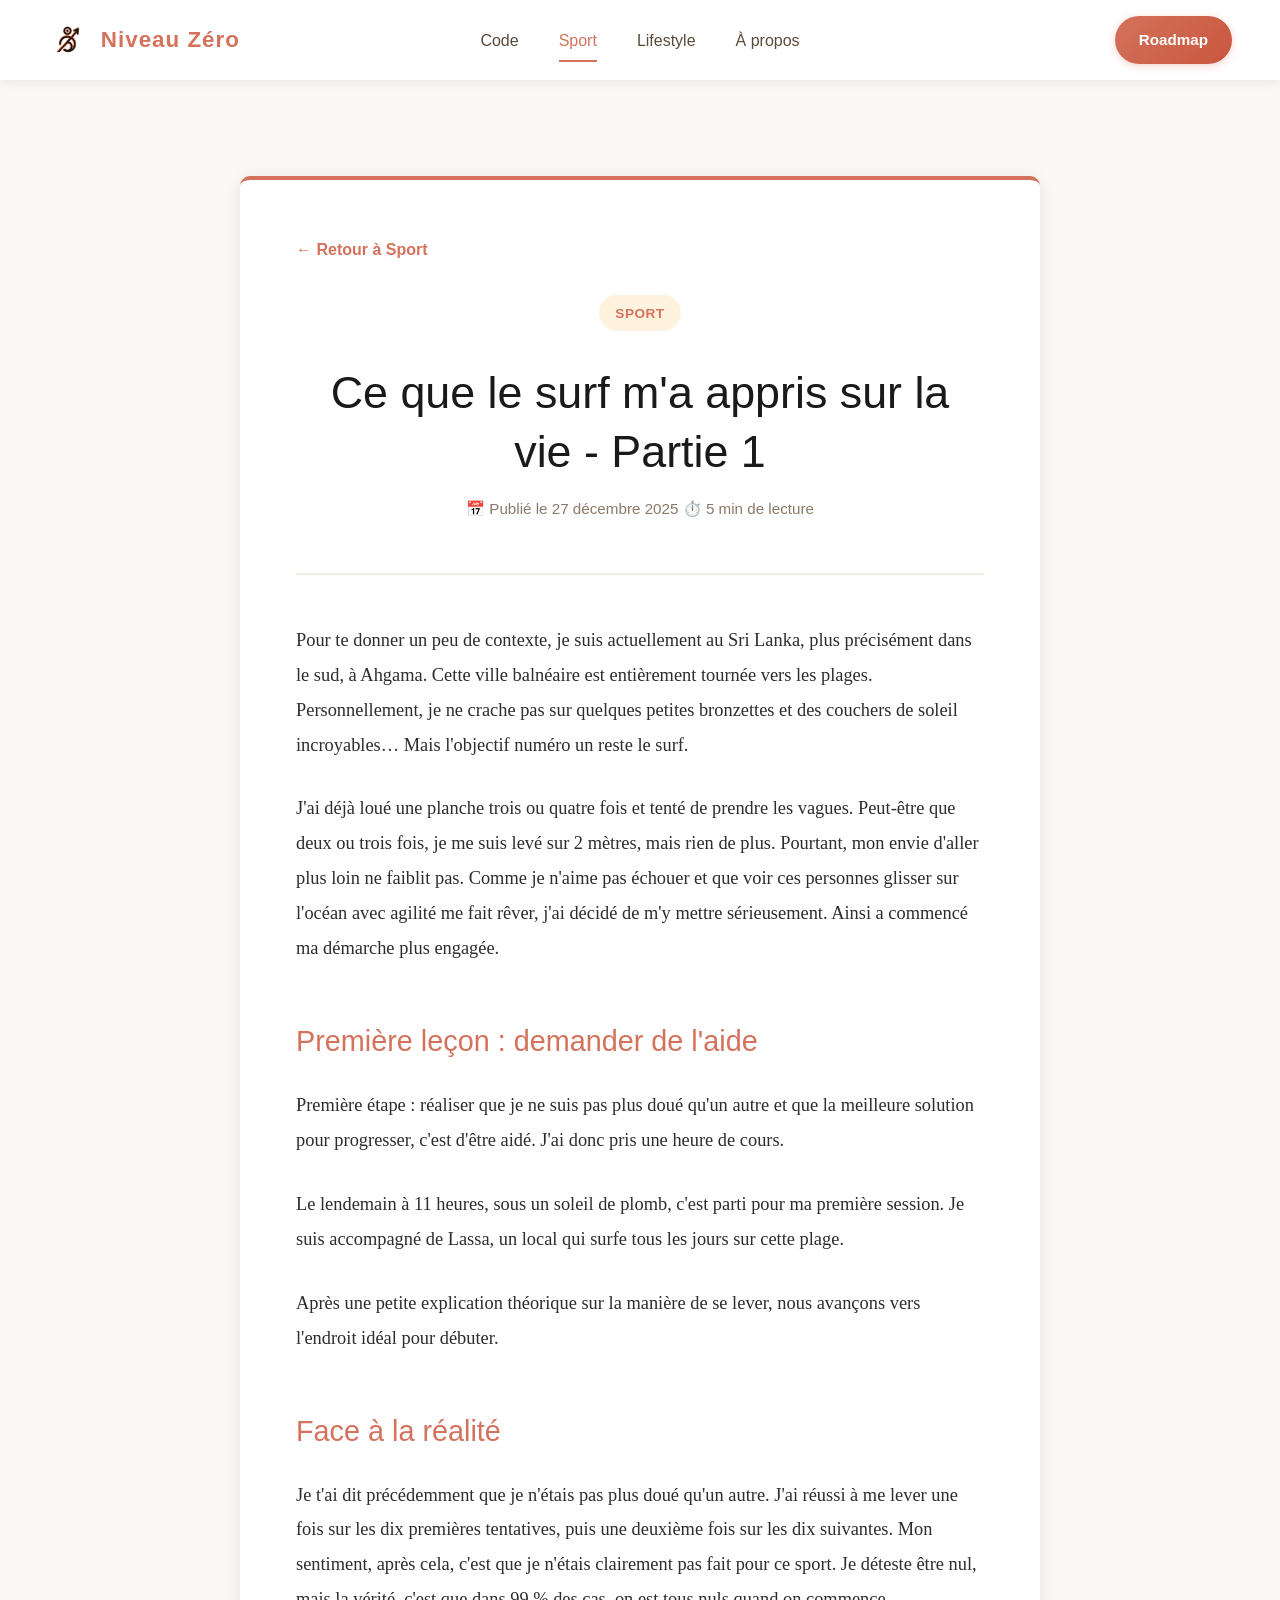
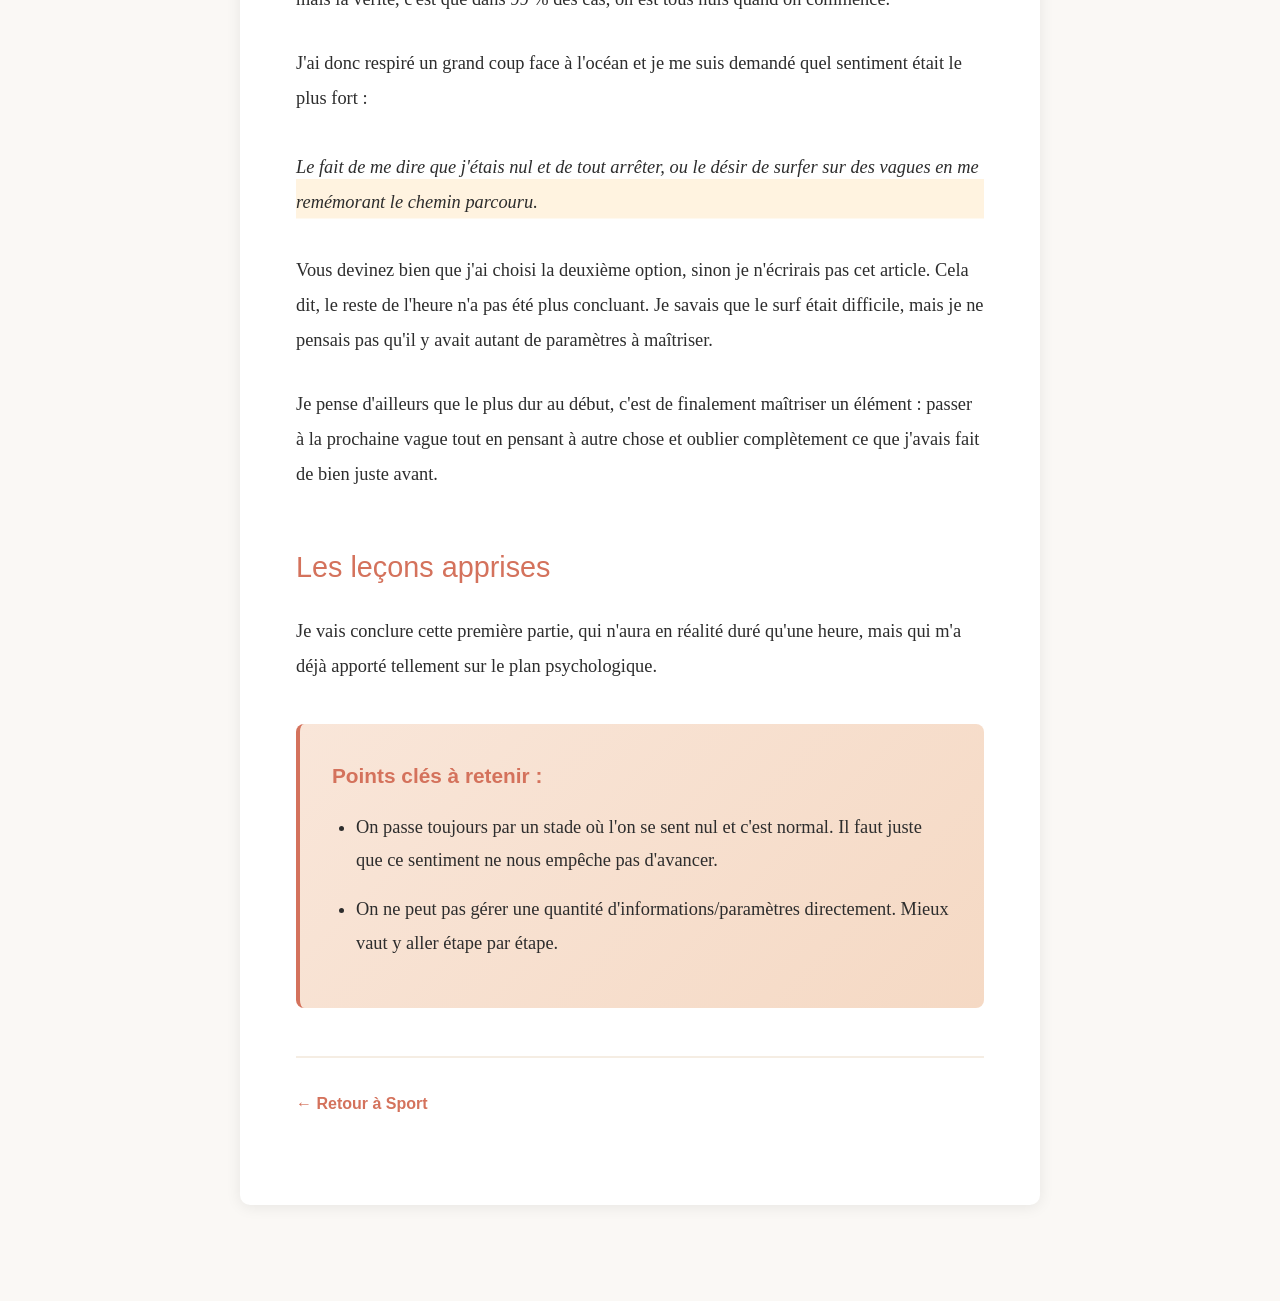
<file: articles/sport/surf-vie-1.html>
<!DOCTYPE html>
<html lang="fr">
<head>
    <meta charset="UTF-8">
    <meta name="viewport" content="width=device-width, initial-scale=1.0">
    <title>Ce que le surf m'a appris sur la vie - Partie 1 | Niveau Zéro</title>
    <link rel="stylesheet" href="../../css/style.css">
</head>
<body>
 <nav class="navbar">
        <div class="nav-left">
            <a href="../../index.html" class="nav-logo">
                <img src="../../images\logo-1.png" alt="Niveau Zéro Logo" class="logo-icon">
                <span class="logo-text">Niveau Zéro</span>
            </a>
        </div>

        <!-- Bouton Hamburger (visible seulement sur mobile) -->
        <button class="hamburger" id="hamburger" aria-label="Menu">
            <span></span>
            <span></span>
            <span></span>
        </button>
        
        <div class="nav-center">
            <a href="../../pages/code.html" >Code</a>
            <a href="../../pages/sport.html"class="active">Sport</a>
            <a href="../../pages/lifestyle.html">Lifestyle</a>
            <a href="../../index.html#about">À propos</a>
        </div>
        
        <div class="nav-right">
            <a href="../../index.html#roadmap" class="nav-roadmap">Roadmap</a>
        </div>
    </nav>

    <main>
        <article class="article-full">
            <!-- Back button -->
            <a href="../../pages/sport.html" class="back-link">← Retour à Sport</a>

            <!-- Article Header -->
            <header class="article-header">
                <span class="article-category sport">Sport</span>
                <h1 class="article-title">Ce que le surf m'a appris sur la vie - Partie 1</h1>
                <div class="article-meta">
                    <span>📅 Publié le 27 décembre 2025</span>
                    <span>⏱️ 5 min de lecture</span>
                </div>
            </header>

            <!-- Article Content -->
            <div class="article-content">
                <p>Pour te donner un peu de contexte, je suis actuellement au Sri Lanka, plus précisément dans le sud, à Ahgama. Cette ville balnéaire est entièrement tournée vers les plages. Personnellement, je ne crache pas sur quelques petites bronzettes et des couchers de soleil incroyables… Mais l'objectif numéro un reste le surf.</p>

                <p>J'ai déjà loué une planche trois ou quatre fois et tenté de prendre les vagues. Peut-être que deux ou trois fois, je me suis levé sur 2 mètres, mais rien de plus. Pourtant, mon envie d'aller plus loin ne faiblit pas. Comme je n'aime pas échouer et que voir ces personnes glisser sur l'océan avec agilité me fait rêver, j'ai décidé de m'y mettre sérieusement. Ainsi a commencé ma démarche plus engagée.</p>

                <h3>Première leçon : demander de l'aide</h3>
                
                <p>Première étape : réaliser que je ne suis pas plus doué qu'un autre et que la meilleure solution pour progresser, c'est d'être aidé. J'ai donc pris une heure de cours.</p>

                <p>Le lendemain à 11 heures, sous un soleil de plomb, c'est parti pour ma première session. Je suis accompagné de Lassa, un local qui surfe tous les jours sur cette plage.</p>

                <p>Après une petite explication théorique sur la manière de se lever, nous avançons vers l'endroit idéal pour débuter.</p>

                <h3>Face à la réalité</h3>

                <p>Je t'ai dit précédemment que je n'étais pas plus doué qu'un autre. J'ai réussi à me lever une fois sur les dix premières tentatives, puis une deuxième fois sur les dix suivantes. Mon sentiment, après cela, c'est que je n'étais clairement pas fait pour ce sport. Je déteste être nul, mais la vérité, c'est que dans 99 % des cas, on est tous nuls quand on commence.</p>

                <p>J'ai donc respiré un grand coup face à l'océan et je me suis demandé quel sentiment était le plus fort :</p>

                <p class="highlight">Le fait de me dire que j'étais nul et de tout arrêter, ou le désir de surfer sur des vagues en me remémorant le chemin parcouru.</p>

                <p>Vous devinez bien que j'ai choisi la deuxième option, sinon je n'écrirais pas cet article. Cela dit, le reste de l'heure n'a pas été plus concluant. Je savais que le surf était difficile, mais je ne pensais pas qu'il y avait autant de paramètres à maîtriser.</p>

                <p>Je pense d'ailleurs que le plus dur au début, c'est de finalement maîtriser un élément : passer à la prochaine vague tout en pensant à autre chose et oublier complètement ce que j'avais fait de bien juste avant.</p>

                <h3>Les leçons apprises</h3>

                <p>Je vais conclure cette première partie, qui n'aura en réalité duré qu'une heure, mais qui m'a déjà apporté tellement sur le plan psychologique.</p>

                <div class="key-takeaways">
                    <h4>Points clés à retenir :</h4>
                    <ul>
                        <li>On passe toujours par un stade où l'on se sent nul et c'est normal. Il faut juste que ce sentiment ne nous empêche pas d'avancer.</li>
                        <li>On ne peut pas gérer une quantité d'informations/paramètres directement. Mieux vaut y aller étape par étape.</li>
                    </ul>
                </div>
            </div>

            <!-- Article Footer -->
            <footer class="article-footer">
                <a href="../../pages/sport.html" class="back-link">← Retour à Sport</a>
            </footer>
        </article>
    </main>
</body>
</html>
</file>
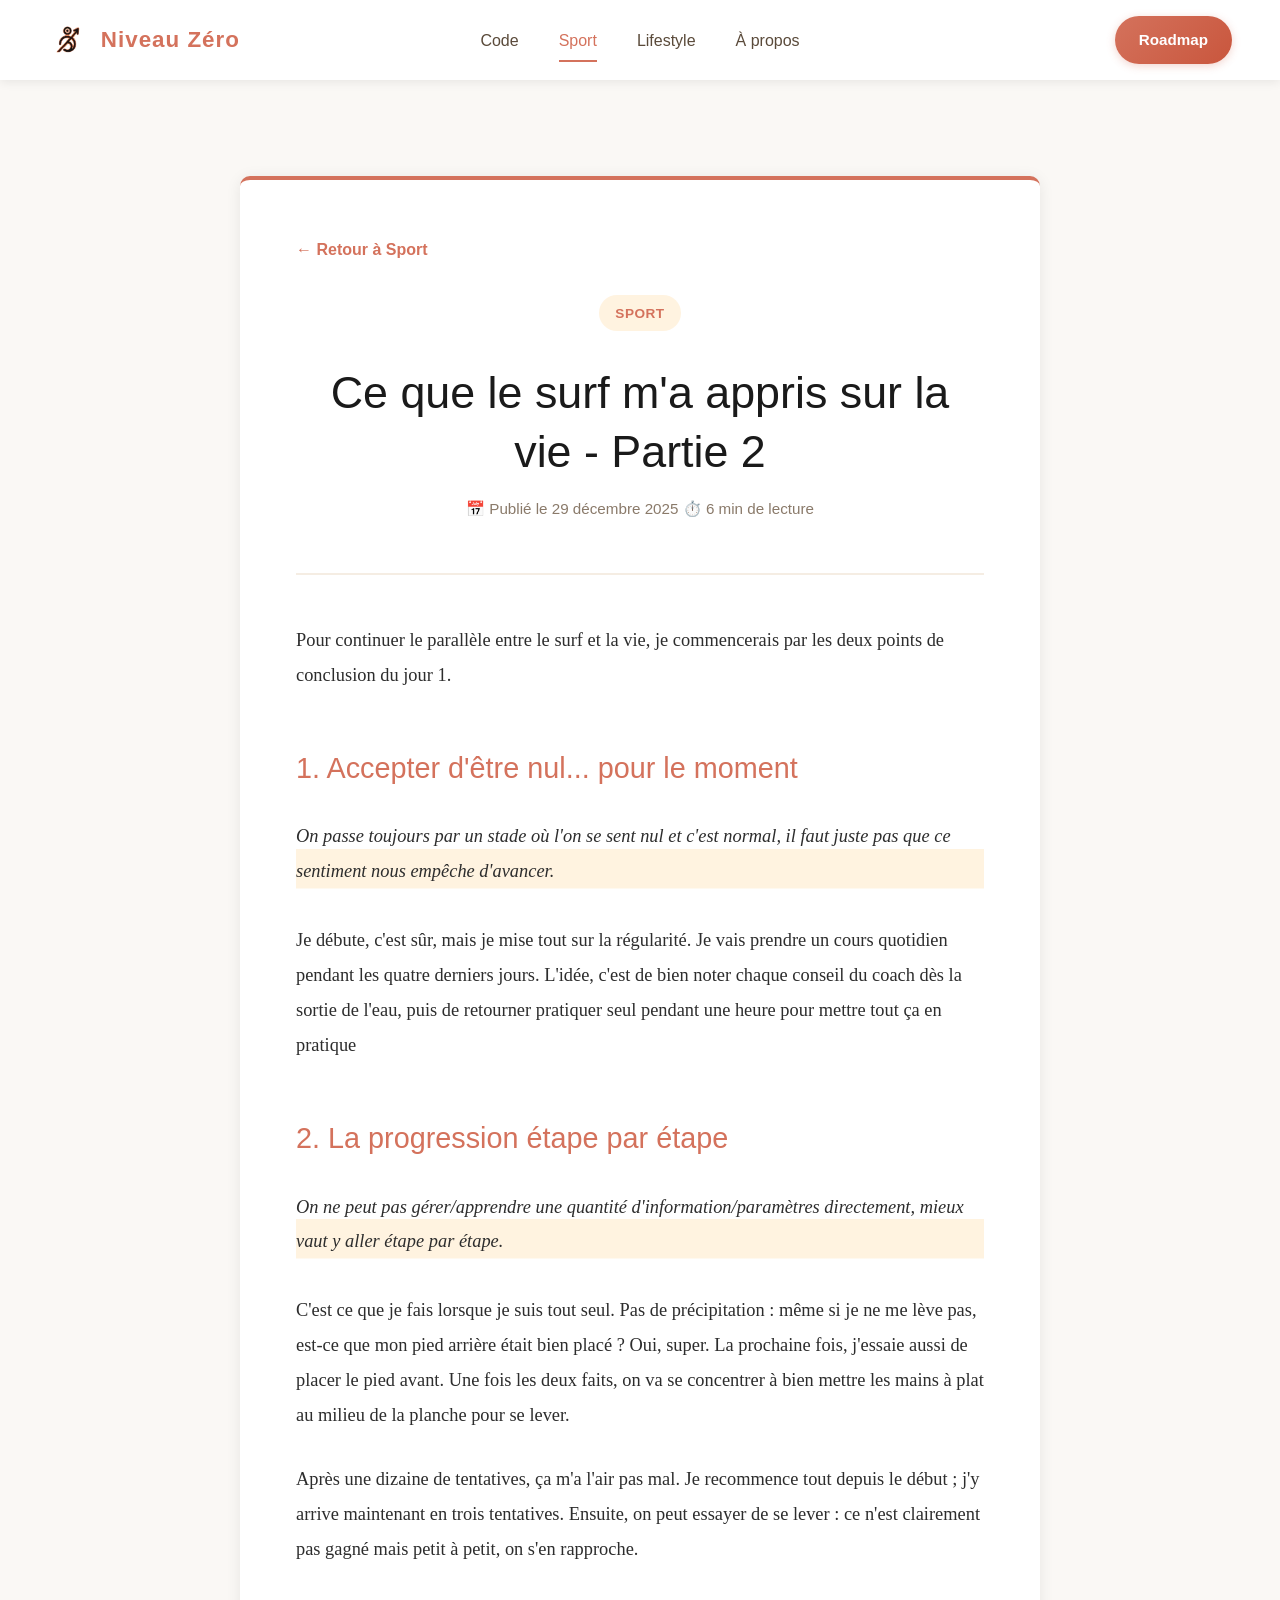
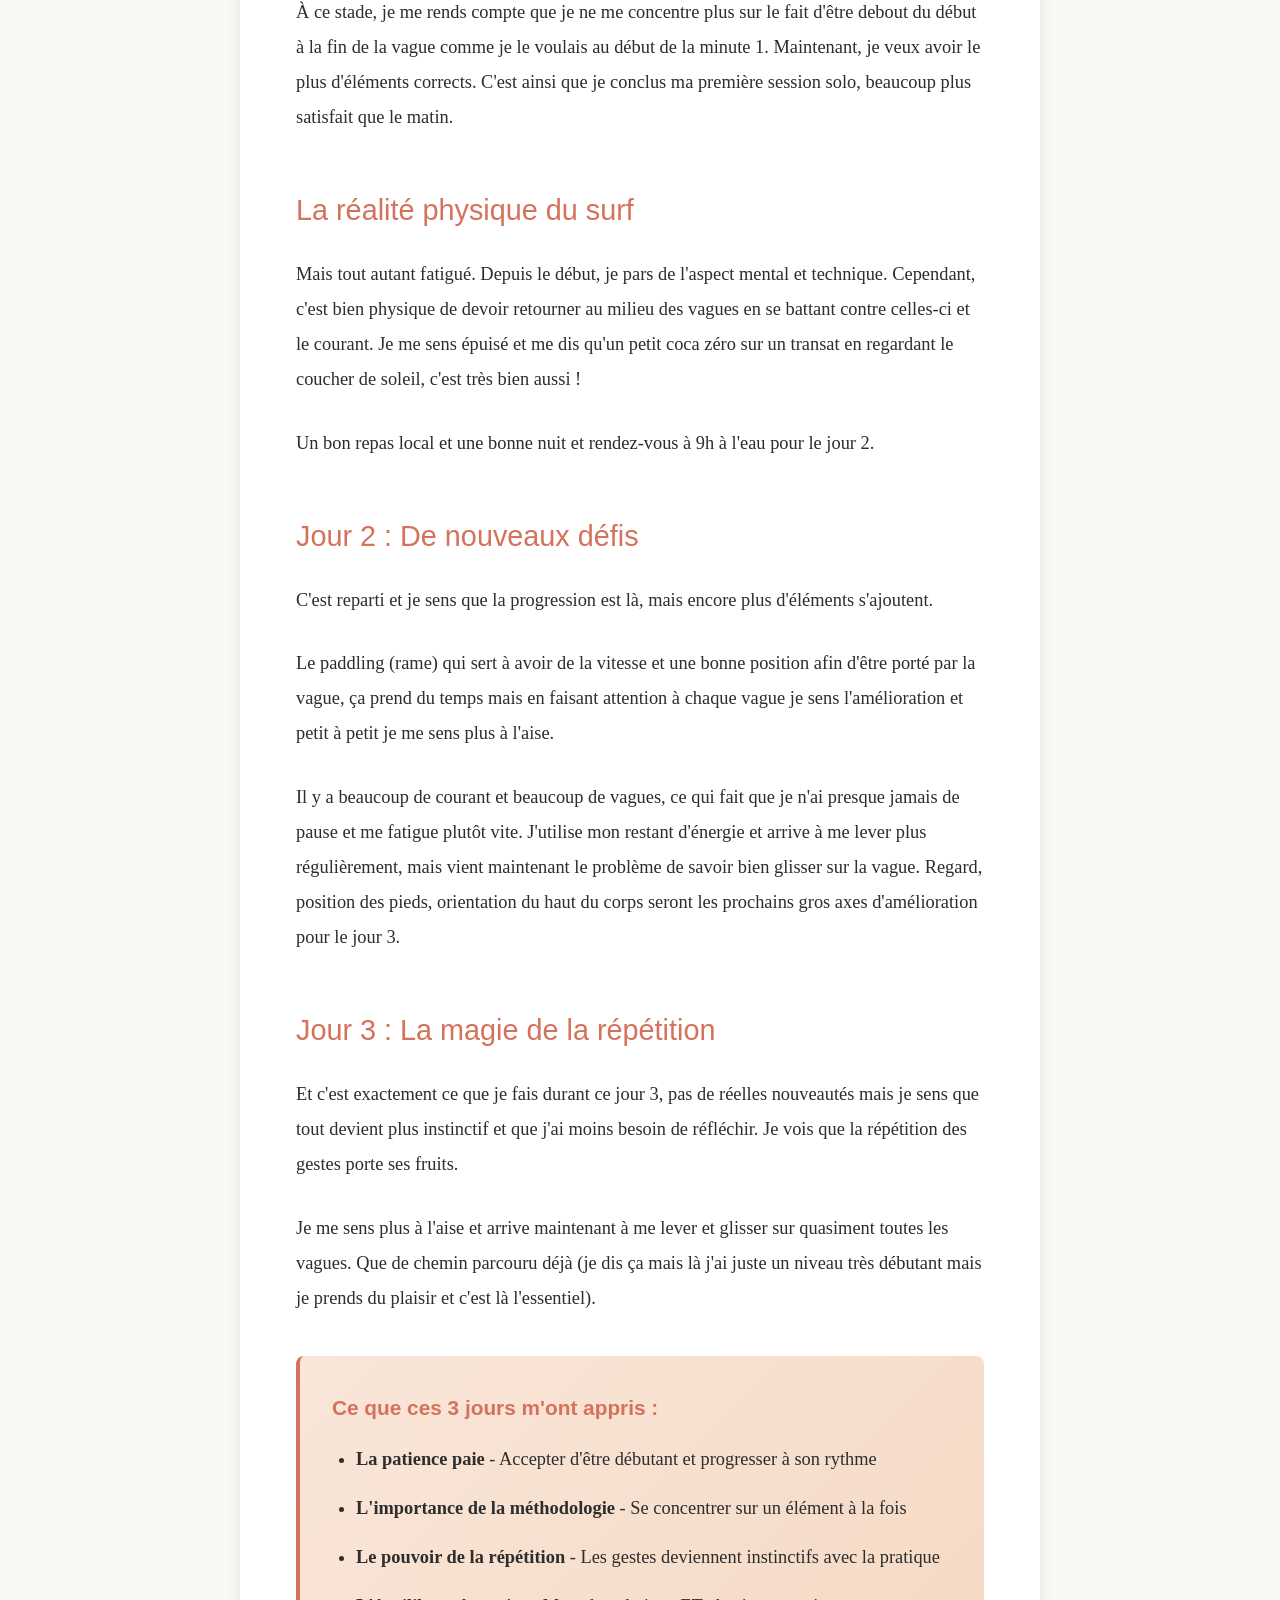
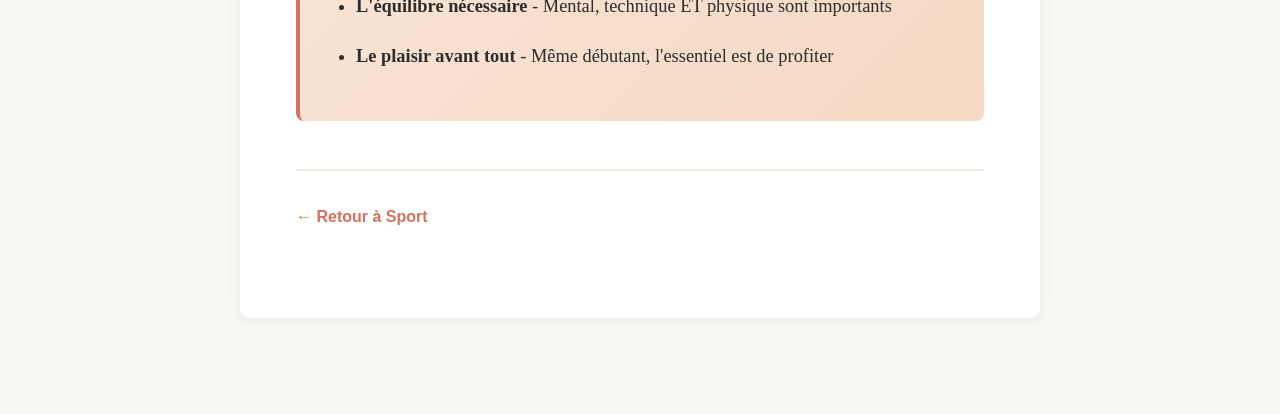
<file: articles/sport/surf-vie-2.html>
<!DOCTYPE html>
<html lang="fr">
<head>
    <meta charset="UTF-8">
    <meta name="viewport" content="width=device-width, initial-scale=1.0">
    <title>Ce que le surf m'a appris sur la vie - Partie 2 | Niveau Zéro</title>
    <link rel="stylesheet" href="../../css/style.css">
</head>
<body>
    <nav class="navbar">
        <div class="nav-left">
            <a href="../../index.html" class="nav-logo">
                <img src="../../images\logo-1.png" alt="Niveau Zéro Logo" class="logo-icon">
                <span class="logo-text">Niveau Zéro</span>
            </a>
        </div>
        
        <!-- Bouton Hamburger (visible seulement sur mobile) -->
        <button class="hamburger" id="hamburger" aria-label="Menu">
            <span></span>
            <span></span>
            <span></span>
        </button>
        
        <div class="nav-center">
            <a href="../../pages/code.html" >Code</a>
            <a href="../../pages/sport.html"class="active">Sport</a>
            <a href="../../pages/lifestyle.html">Lifestyle</a>
            <a href="../../index.html#about">À propos</a>
        </div>
        
        <div class="nav-right">
            <a href="../../index.html#roadmap" class="nav-roadmap">Roadmap</a>
        </div>
    </nav>

    <main>
        <article class="article-full">
            <!-- Back button -->
            <a href="../../pages/sport.html" class="back-link">← Retour à Sport</a>

            <!-- Article Header -->
            <header class="article-header">
                <span class="article-category sport">Sport</span>
                <h1 class="article-title">Ce que le surf m'a appris sur la vie - Partie 2</h1>
                <div class="article-meta">
                    <span>📅 Publié le 29 décembre 2025</span>
                    <span>⏱️ 6 min de lecture</span>
                </div>
            </header>

            <!-- Article Content -->
            <div class="article-content">
                <p>Pour continuer le parallèle entre le surf et la vie, je commencerais par les deux points de conclusion du jour 1.</p>

                <h3>1. Accepter d'être nul... pour le moment</h3>
                
                <p class="highlight">On passe toujours par un stade où l'on se sent nul et c'est normal, il faut juste pas que ce sentiment nous empêche d'avancer.</p>

                <p>Je débute, c'est sûr, mais je mise tout sur la régularité. Je vais prendre un cours quotidien pendant les quatre derniers jours. L'idée, c'est de bien noter chaque conseil du coach dès la sortie de l'eau, puis de retourner pratiquer seul pendant une heure pour mettre tout ça en pratique</p>
                <h3>2. La progression étape par étape</h3>

                <p class="highlight">On ne peut pas gérer/apprendre une quantité d'information/paramètres directement, mieux vaut y aller étape par étape.</p>

                <p>C'est ce que je fais lorsque je suis tout seul. Pas de précipitation : même si je ne me lève pas, est-ce que mon pied arrière était bien placé ? Oui, super. La prochaine fois, j'essaie aussi de placer le pied avant. Une fois les deux faits, on va se concentrer à bien mettre les mains à plat au milieu de la planche pour se lever.</p>

                <p>Après une dizaine de tentatives, ça m'a l'air pas mal. Je recommence tout depuis le début ; j'y arrive maintenant en trois tentatives. Ensuite, on peut essayer de se lever : ce n'est clairement pas gagné mais petit à petit, on s'en rapproche.</p>

                <p>À ce stade, je me rends compte que je ne me concentre plus sur le fait d'être debout du début à la fin de la vague comme je le voulais au début de la minute 1. Maintenant, je veux avoir le plus d'éléments corrects. C'est ainsi que je conclus ma première session solo, beaucoup plus satisfait que le matin.</p>

                <h3>La réalité physique du surf</h3>

                <p>Mais tout autant fatigué. Depuis le début, je pars de l'aspect mental et technique. Cependant, c'est bien physique de devoir retourner au milieu des vagues en se battant contre celles-ci et le courant. Je me sens épuisé et me dis qu'un petit coca zéro sur un transat en regardant le coucher de soleil, c'est très bien aussi !</p>

                <p>Un bon repas local et une bonne nuit et rendez-vous à 9h à l'eau pour le jour 2.</p>

                <h3>Jour 2 : De nouveaux défis</h3>

                <p>C'est reparti et je sens que la progression est là, mais encore plus d'éléments s'ajoutent.</p>

                <p>Le paddling (rame) qui sert à avoir de la vitesse et une bonne position afin d'être porté par la vague, ça prend du temps mais en faisant attention à chaque vague je sens l'amélioration et petit à petit je me sens plus à l'aise.</p>

                <p>Il y a beaucoup de courant et beaucoup de vagues, ce qui fait que je n'ai presque jamais de pause et me fatigue plutôt vite. J'utilise mon restant d'énergie et arrive à me lever plus régulièrement, mais vient maintenant le problème de savoir bien glisser sur la vague. Regard, position des pieds, orientation du haut du corps seront les prochains gros axes d'amélioration pour le jour 3.</p>

                <h3>Jour 3 : La magie de la répétition</h3>

                <p>Et c'est exactement ce que je fais durant ce jour 3, pas de réelles nouveautés mais je sens que tout devient plus instinctif et que j'ai moins besoin de réfléchir. Je vois que la répétition des gestes porte ses fruits.</p>

                <p>Je me sens plus à l'aise et arrive maintenant à me lever et glisser sur quasiment toutes les vagues. Que de chemin parcouru déjà (je dis ça mais là j'ai juste un niveau très débutant mais je prends du plaisir et c'est là l'essentiel).</p>

                <div class="key-takeaways">
                    <h4>Ce que ces 3 jours m'ont appris :</h4>
                    <ul>
                        <li><strong>La patience paie</strong> - Accepter d'être débutant et progresser à son rythme</li>
                        <li><strong>L'importance de la méthodologie</strong> - Se concentrer sur un élément à la fois</li>
                        <li><strong>Le pouvoir de la répétition</strong> - Les gestes deviennent instinctifs avec la pratique</li>
                        <li><strong>L'équilibre nécessaire</strong> - Mental, technique ET physique sont importants</li>
                        <li><strong>Le plaisir avant tout</strong> - Même débutant, l'essentiel est de profiter</li>
                    </ul>
                </div>
            </div>

            <!-- Article Footer -->
            <footer class="article-footer">
                <a href="../../pages/sport.html" class="back-link">← Retour à Sport</a>
            </footer>
        </article>
    </main>
</body>
</html>
</file>
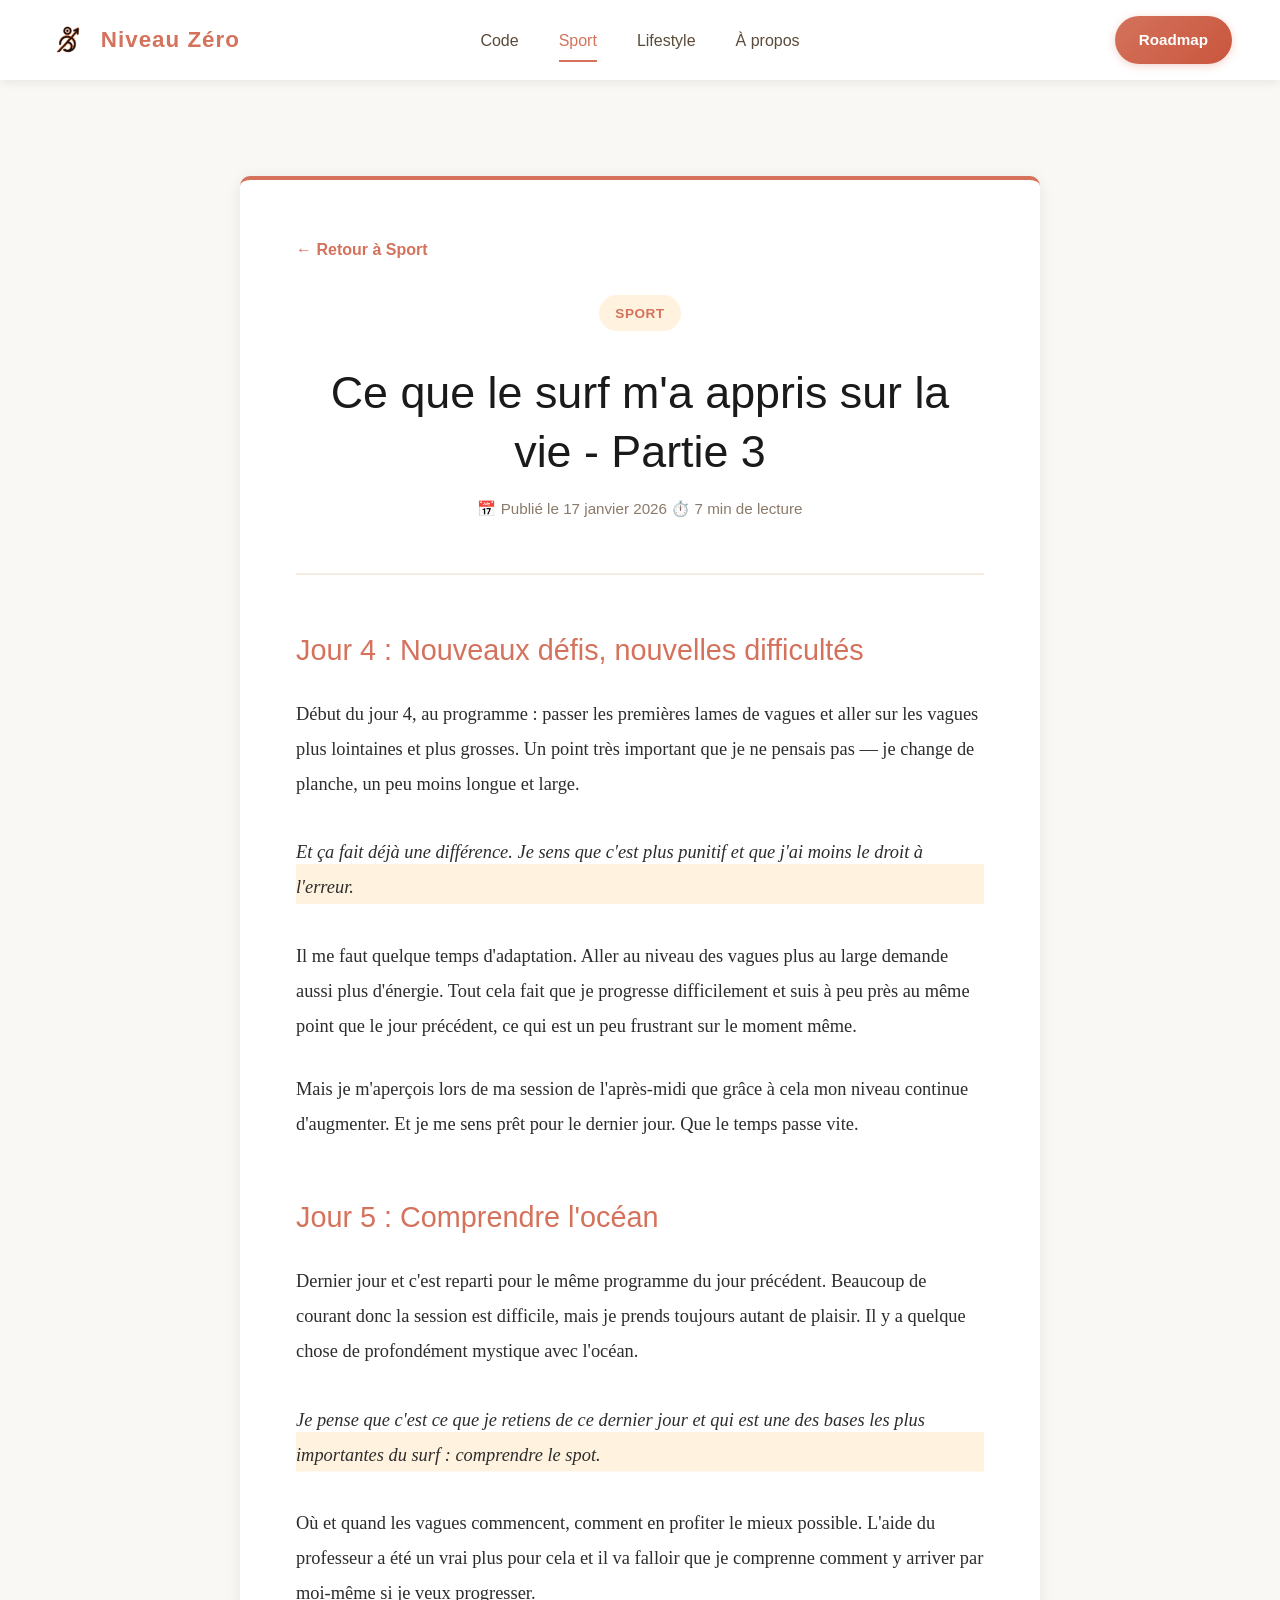
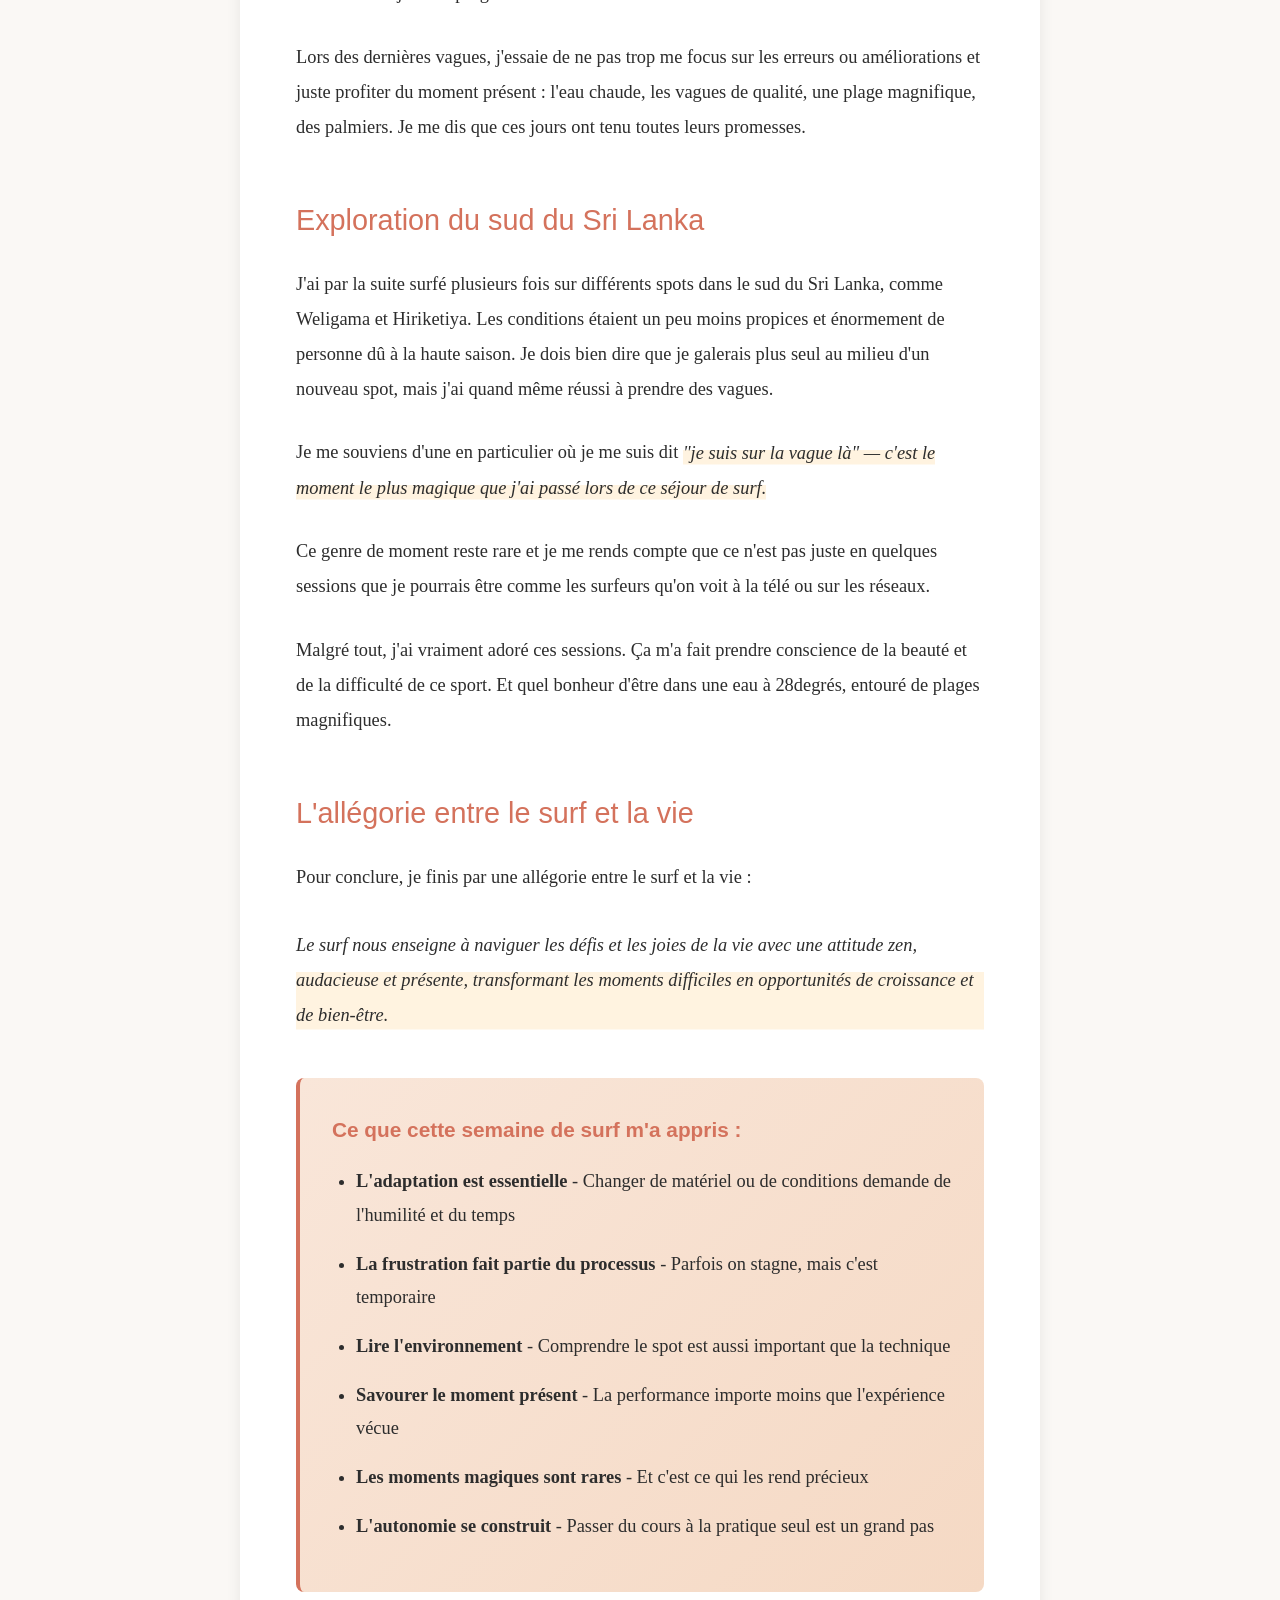
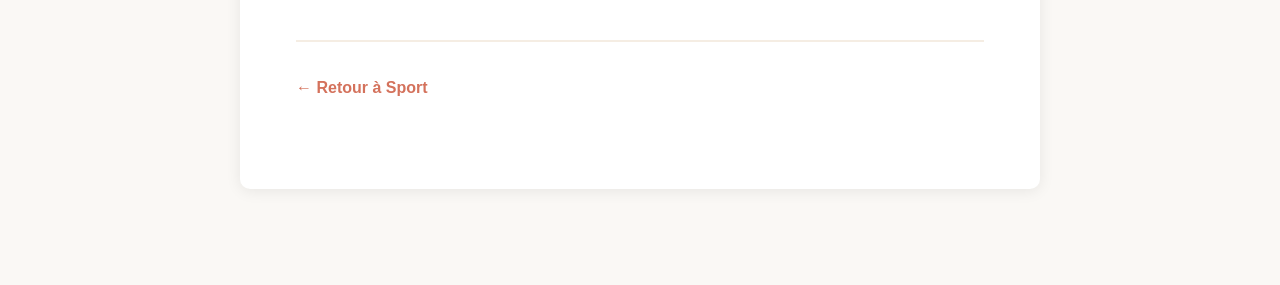
<file: articles/sport/surf-vie-3.html>
<!DOCTYPE html>
<html lang="fr">
<head>
    <meta charset="UTF-8">
    <meta name="viewport" content="width=device-width, initial-scale=1.0">
    <title>Ce que le surf m'a appris sur la vie - Partie 3 | Niveau Zéro</title>
    <link rel="stylesheet" href="../../css/style.css">
</head>
<body>
    <nav class="navbar">
        <div class="nav-left">
            <a href="../../index.html" class="nav-logo">
                <img src="../../images\logo-1.png" alt="Niveau Zéro Logo" class="logo-icon">
                <span class="logo-text">Niveau Zéro</span>
            </a>
        </div>

        <!-- Bouton Hamburger (visible seulement sur mobile) -->
        <button class="hamburger" id="hamburger" aria-label="Menu">
            <span></span>
            <span></span>
            <span></span>
        </button>
        
        <div class="nav-center">
            <a href="../../pages/code.html">Code</a>
            <a href="../../pages/sport.html" class="active">Sport</a>
            <a href="../../pages/lifestyle.html">Lifestyle</a>
            <a href="../../index.html#about">À propos</a>
        </div>
        
        <div class="nav-right">
            <a href="../../index.html#roadmap" class="nav-roadmap">Roadmap</a>
        </div>
    </nav>

    <main>
        <article class="article-full">
            <!-- Back button -->
            <a href="../../pages/sport.html" class="back-link">← Retour à Sport</a>

            <!-- Article Header -->
            <header class="article-header">
                <span class="article-category sport">Sport</span>
                <h1 class="article-title">Ce que le surf m'a appris sur la vie - Partie 3</h1>
                <div class="article-meta">
                    <span>📅 Publié le 17 janvier 2026</span>
                    <span>⏱️ 7 min de lecture</span>
                </div>
            </header>

            <!-- Article Content -->
            <div class="article-content">
                <h3>Jour 4 : Nouveaux défis, nouvelles difficultés</h3>
                
                <p>Début du jour 4, au programme : passer les premières lames de vagues et aller sur les vagues plus lointaines et plus grosses. Un point très important que je ne pensais pas — je change de planche, un peu moins longue et large.</p>

                <p class="highlight">Et ça fait déjà une différence. Je sens que c'est plus punitif et que j'ai moins le droit à l'erreur.</p>

                <p>Il me faut quelque temps d'adaptation. Aller au niveau des vagues plus au large demande aussi plus d'énergie. Tout cela fait que je progresse difficilement et suis à peu près au même point que le jour précédent, ce qui est un peu frustrant sur le moment même.</p>

                <p>Mais je m'aperçois lors de ma session de l'après-midi que grâce à cela mon niveau continue d'augmenter. Et je me sens prêt pour le dernier jour. Que le temps passe vite.</p>

                <h3>Jour 5 : Comprendre l'océan</h3>

                <p>Dernier jour et c'est reparti pour le même programme du jour précédent. Beaucoup de courant donc la session est difficile, mais je prends toujours autant de plaisir. Il y a quelque chose de profondément mystique avec l'océan.</p>

                <p class="highlight">Je pense que c'est ce que je retiens de ce dernier jour et qui est une des bases les plus importantes du surf : comprendre le spot.</p>

                <p>Où et quand les vagues commencent, comment en profiter le mieux possible. L'aide du professeur a été un vrai plus pour cela et il va falloir que je comprenne comment y arriver par moi-même si je veux progresser.</p>

                <p>Lors des dernières vagues, j'essaie de ne pas trop me focus sur les erreurs ou améliorations et juste profiter du moment présent : l'eau chaude, les vagues de qualité, une plage magnifique, des palmiers. Je me dis que ces jours ont tenu toutes leurs promesses.</p>

                <h3>Exploration du sud du Sri Lanka</h3>

                <p>J'ai par la suite surfé plusieurs fois sur différents spots dans le sud du Sri Lanka, comme Weligama et Hiriketiya. Les conditions étaient un peu moins propices et énormement de personne dû à la haute saison. Je dois bien dire que je galerais plus seul au milieu d'un nouveau spot, mais j'ai quand même réussi à prendre des vagues.</p>

                <p>Je me souviens d'une en particulier où je me suis dit <strong class="highlight">"je suis sur la vague là" — c'est le moment le plus magique que j'ai passé lors de ce séjour de surf.</strong></p>

                <p>Ce genre de moment reste rare et je me rends compte que ce n'est pas juste en quelques sessions que je pourrais être comme les surfeurs qu'on voit à la télé ou sur les réseaux.</p>

                <p>Malgré tout, j'ai vraiment adoré ces sessions. Ça m'a fait prendre conscience de la beauté et de la difficulté de ce sport. Et quel bonheur d'être dans une eau à 28degrés, entouré de plages magnifiques.</p>

                <h3>L'allégorie entre le surf et la vie</h3>

                <p>Pour conclure, je finis par une allégorie entre le surf et la vie :</p>

                <p class="highlight">Le surf nous enseigne à naviguer les défis et les joies de la vie avec une attitude zen, audacieuse et présente, transformant les moments difficiles en opportunités de croissance et de bien-être.</p>

                <div class="key-takeaways">
                    <h4>Ce que cette semaine de surf m'a appris :</h4>
                    <ul>
                        <li><strong>L'adaptation est essentielle</strong> - Changer de matériel ou de conditions demande de l'humilité et du temps</li>
                        <li><strong>La frustration fait partie du processus</strong> - Parfois on stagne, mais c'est temporaire</li>
                        <li><strong>Lire l'environnement</strong> - Comprendre le spot est aussi important que la technique</li>
                        <li><strong>Savourer le moment présent</strong> - La performance importe moins que l'expérience vécue</li>
                        <li><strong>Les moments magiques sont rares</strong> - Et c'est ce qui les rend précieux</li>
                        <li><strong>L'autonomie se construit</strong> - Passer du cours à la pratique seul est un grand pas</li>
                    </ul>
                </div>
            </div>

            <!-- Article Footer -->
            <footer class="article-footer">
                <a href="../../pages/sport.html" class="back-link">← Retour à Sport</a>
            </footer>
        </article>
    </main>
</body>
</html>
</file>
<file: css/style.css>
/* ========================================
   NIVEAU ZÉRO - DIRECTION ARTISTIQUE
   Palette: Tons chauds, accueillants et professionnels
   ======================================== */

/* Reset and Base Styles */
* {
    margin: 0;
    padding: 0;
    box-sizing: border-box;
}

body {
    font-family: 'Georgia', 'Times New Roman', serif;
    line-height: 1.7;
    color: #2d2d2d;
    background-color: #faf8f5;
}

/* Typography */
h1, h2, h3, h4 {
    font-family: 'Arial', 'Helvetica', sans-serif;
    font-weight: 600;
    color: #1a1a1a;
}

/* ========================================
   NAVIGATION BAR
   ======================================== */
.navbar {
    background-color: #fff;
    padding: 1rem 3rem;
    display: flex;
    justify-content: space-between;
    align-items: center;
    box-shadow: 0 2px 10px rgba(0,0,0,0.08);
    position: sticky;
    top: 0;
    z-index: 1000;
}

/* Bouton Hamburger (caché par défaut sur desktop) */
.hamburger {
    display: none;
    flex-direction: column;
    gap: 5px;
    background: none;
    border: none;
    cursor: pointer;
    padding: 0.5rem;
    z-index: 1001;
}

.hamburger span {
    width: 28px;
    height: 3px;
    background-color: #d4725c;
    border-radius: 3px;
    transition: all 0.3s ease;
}

/* Animation du hamburger en X quand actif */
.hamburger.active span:nth-child(1) {
    transform: rotate(45deg) translate(7px, 7px);
}

.hamburger.active span:nth-child(2) {
    opacity: 0;
}

.hamburger.active span:nth-child(3) {
    transform: rotate(-45deg) translate(7px, -7px);
}

/* Left: Logo */
.nav-left {
    flex: 1;
}

.nav-logo {
    display: flex;
    align-items: center;
    gap: 0.8rem;
    text-decoration: none;
    color: #1a1a1a;
    transition: transform 0.3s ease;
}

.nav-logo:hover {
    transform: scale(1.05);
}

.logo-icon {
    width: 40px;
    height: 40px;
    object-fit: contain;
}

.logo-text {
    font-family: 'Arial', sans-serif;
    font-size: 1.4rem;
    font-weight: 600;
    color: #d4725c;
    letter-spacing: 1px;
}

/* Center: Main Links */
.nav-center {
    flex: 2;
    display: flex;
    justify-content: center;
    gap: 2.5rem;
}

.nav-center a {
    color: #5a4a3a;
    text-decoration: none;
    font-family: 'Arial', sans-serif;
    font-weight: 500;
    font-size: 1rem;
    padding: 0.5rem 0;
    position: relative;
    transition: color 0.3s ease;
}

.nav-center a::after {
    content: '';
    position: absolute;
    bottom: 0;
    left: 0;
    width: 0;
    height: 2px;
    background-color: #d4725c;
    transition: width 0.3s ease;
}

.nav-center a:hover {
    color: #d4725c;
}

.nav-center a:hover::after,
.nav-center a.active::after {
    width: 100%;
}

.nav-center a.active {
    color: #d4725c;
}

/* Right: Roadmap Link */
.nav-right {
    flex: 1;
    display: flex;
    justify-content: flex-end;
}

.nav-roadmap {
    background: linear-gradient(135deg, #d4725c 0%, #c9563d 100%);
    color: #fff;
    text-decoration: none;
    padding: 0.7rem 1.5rem;
    border-radius: 25px;
    font-family: 'Arial', sans-serif;
    font-weight: 600;
    font-size: 0.95rem;
    transition: all 0.3s ease;
    box-shadow: 0 2px 8px rgba(212, 114, 92, 0.3);
}

.nav-roadmap:hover {
    transform: translateY(-2px);
    box-shadow: 0 4px 12px rgba(212, 114, 92, 0.4);
}

/* ========================================
   HEADER (removed, now using navbar)
   ======================================== */

/* ========================================
   MAIN CONTENT
   ======================================== */
main {
    max-width: 1100px;
    margin: 0 auto;
    padding: 3rem 2rem;
}

/* ========================================
   HERO SECTION
   ======================================== */
.hero {
    text-align: center;
    padding: 4rem 2rem;
    background: linear-gradient(135deg, #f9e6d9 0%, #f5d9c4 100%);
    border-radius: 12px;
    margin-bottom: 4rem;
    box-shadow: 0 4px 15px rgba(212, 114, 92, 0.1);
}

.hero h2 {
    font-size: 2.8rem;
    margin-bottom: 1.5rem;
    font-weight: 400;
    color: #d4725c;
}

.hero-subtitle {
    font-size: 1.25rem;
    color: #5a4a3a;
    max-width: 750px;
    margin: 0 auto;
    line-height: 1.8;
}

/* ========================================
   SECTION TITLES
   ======================================== */
.section-title {
    font-size: 2.2rem;
    color: #d4725c;
    margin-bottom: 2.5rem;
    text-align: center;
    font-weight: 500;
}

/* ========================================
   CATEGORY CARDS
   ======================================== */
.categories {
    margin-bottom: 5rem;
}

.category-grid {
    display: grid;
    grid-template-columns: repeat(auto-fit, minmax(300px, 1fr));
    gap: 2rem;
    margin-bottom: 2rem;
}

.category-card {
    background: #fff;
    padding: 2.5rem 2rem;
    border-radius: 10px;
    text-align: center;
    text-decoration: none;
    color: #2d2d2d;
    border: 2px solid #f5ede3;
    transition: all 0.3s ease;
    box-shadow: 0 2px 8px rgba(0,0,0,0.05);
}

.category-card:hover {
    transform: translateY(-8px);
    box-shadow: 0 8px 25px rgba(212, 114, 92, 0.15);
    border-color: #d4725c;
}

.category-icon {
    font-size: 3.5rem;
    margin-bottom: 1.2rem;
}

.category-card h4 {
    font-size: 1.6rem;
    color: #d4725c;
    margin-bottom: 0.8rem;
}

.category-card p {
    color: #5a4a3a;
    font-size: 1rem;
    line-height: 1.6;
}

/* ========================================
   LATEST ARTICLES SECTION
   ======================================== */
.latest-articles {
    margin-bottom: 4rem;
}

/* ========================================
   ARTICLES
   ======================================== */
.article {
    background-color: #fff;
    padding: 2.5rem;
    margin-bottom: 2.5rem;
    border-radius: 10px;
    border-left: 4px solid #d4725c;
    box-shadow: 0 2px 10px rgba(0,0,0,0.05);
    transition: all 0.3s ease;
}

.article:hover {
    box-shadow: 0 5px 20px rgba(212, 114, 92, 0.15);
    transform: translateX(5px);
}

.article-category {
    display: inline-block;
    padding: 0.4rem 1rem;
    border-radius: 20px;
    font-size: 0.85rem;
    font-weight: 600;
    margin-bottom: 1rem;
    text-transform: uppercase;
    font-family: 'Arial', sans-serif;
    letter-spacing: 0.5px;
}

.article-category.code {
    background-color: #e3f2fd;
    color: #1976d2;
}

.article-category.sport {
    background-color: #fff3e0;
    color: #d4725c;
}

.article-category.lifestyle {
    background-color: #f3e5f5;
    color: #8e44ad;
}

.article h2 {
    color: #1a1a1a;
    margin-bottom: 0.8rem;
    font-size: 1.7rem;
    line-height: 1.4;
}

.article-meta {
    color: #8a7a6a;
    font-size: 0.95rem;
    margin-bottom: 1.2rem;
    font-family: 'Arial', sans-serif;
}

.article p {
    color: #4a4a4a;
    line-height: 1.8;
    margin-bottom: 1rem;
}

.read-more {
    display: inline-block;
    margin-top: 0.8rem;
    color: #d4725c;
    text-decoration: none;
    font-weight: 600;
    font-family: 'Arial', sans-serif;
    transition: all 0.3s ease;
}

.read-more:hover {
    color: #c9563d;
    transform: translateX(5px);
}

/* ========================================
   ABOUT SECTION
   ======================================== */
.about {
    background: linear-gradient(135deg, #f9e6d9 0%, #f5d9c4 100%);
    padding: 3rem;
    border-radius: 10px;
    text-align: center;
    margin-bottom: 4rem;
    box-shadow: 0 2px 10px rgba(212, 114, 92, 0.1);
}

.about h3 {
    color: #d4725c;
    margin-bottom: 1.5rem;
    font-size: 2rem;
}

.about p {
    color: #5a4a3a;
    line-height: 1.9;
    max-width: 750px;
    margin: 0 auto;
    font-size: 1.1rem;
}

/* ========================================
   ROADMAP SECTION (FOOTER)
   ======================================== */
.roadmap-section {
    margin: 5rem 0 3rem;
    padding: 3rem 2rem;
    background: #fff;
    border-radius: 12px;
    box-shadow: 0 2px 15px rgba(0,0,0,0.08);
    border-top: 4px solid #d4725c;
}

.roadmap-subtitle {
    text-align: center;
    color: #5a4a3a;
    font-size: 1.15rem;
    margin-bottom: 3rem;
    font-style: italic;
}

.timeline-wrapper {
    position: relative;
    overflow-x: auto;
    padding: 40px 0;
}

.timeline {
    display: flex;
    gap: 30px;
    position: relative;
    min-width: 1200px;
    padding: 20px;
}

.timeline::before {
    content: '';
    position: absolute;
    top: 50px;
    left: 0;
    right: 0;
    height: 4px;
    background: linear-gradient(90deg, #d4725c, #c9563d);
    border-radius: 2px;
}

.quarter {
    flex: 1;
    position: relative;
}

.quarter-marker {
    position: relative;
    width: 60px;
    height: 60px;
    background: linear-gradient(135deg, #d4725c, #c9563d);
    border-radius: 50%;
    display: flex;
    align-items: center;
    justify-content: center;
    font-weight: bold;
    font-size: 1.2em;
    color: white;
    box-shadow: 0 3px 15px rgba(212, 114, 92, 0.3);
    margin: 0 auto 25px;
    z-index: 10;
}

.quarter-content {
    background: #faf8f5;
    border-radius: 10px;
    padding: 20px;
    border: 2px solid #f5ede3;
    transition: all 0.3s ease;
    min-height: 280px;
}

.quarter-content:hover {
    border-color: #d4725c;
    box-shadow: 0 5px 15px rgba(212, 114, 92, 0.15);
}

.quarter-content .category {
    margin-bottom: 15px;
}

.quarter-content .category:last-child {
    margin-bottom: 0;
}

.quarter-content .category-title {
    font-size: 0.95em;
    font-weight: bold;
    margin-bottom: 8px;
    color: #1a1a1a;
    font-family: 'Arial', sans-serif;
}

.objectives {
    list-style: none;
    padding-left: 10px;
}

.objectives li {
    padding: 4px 0;
    color: #4a4a4a;
    font-size: 0.9em;
    line-height: 1.6;
}

.objectives li::before {
    content: '•';
    margin-right: 8px;
    color: #d4725c;
    font-weight: bold;
}

/* Scrollbar for roadmap */
.timeline-wrapper::-webkit-scrollbar {
    height: 8px;
}

.timeline-wrapper::-webkit-scrollbar-track {
    background: #f5ede3;
    border-radius: 10px;
}

.timeline-wrapper::-webkit-scrollbar-thumb {
    background: #d4725c;
    border-radius: 10px;
}

.timeline-wrapper::-webkit-scrollbar-thumb:hover {
    background: #c9563d;
}

/* ========================================
   SITE FOOTER
   ======================================== */
.site-footer {
    background-color: #e8ddd1;
    text-align: center;
    padding: 2rem;
    color: #5a4a3a;
    font-family: 'Arial', sans-serif;
    margin-top: 3rem;
}

/* ========================================
   FULL ARTICLE PAGE STYLES
   ======================================== */
.article-full {
    max-width: 800px;
    margin: 3rem auto;
    background: #fff;
    padding: 3.5rem;
    border-radius: 10px;
    box-shadow: 0 2px 15px rgba(0,0,0,0.08);
    border-top: 4px solid #d4725c;
}

.back-link {
    display: inline-block;
    color: #d4725c;
    text-decoration: none;
    font-weight: 600;
    margin-bottom: 2rem;
    font-family: 'Arial', sans-serif;
    transition: all 0.3s ease;
}

.back-link:hover {
    color: #c9563d;
    transform: translateX(-5px);
}

.article-header {
    text-align: center;
    margin-bottom: 3rem;
    padding-bottom: 2rem;
    border-bottom: 2px solid #f5ede3;
}

.article-title {
    font-size: 2.8rem;
    color: #1a1a1a;
    margin: 1rem 0;
    line-height: 1.3;
    font-weight: 500;
}

.article-content {
    font-size: 1.15rem;
    line-height: 1.9;
    color: #2d2d2d;
}

.article-content p {
    margin-bottom: 1.8rem;
}

.article-content h3 {
    font-size: 1.8rem;
    color: #d4725c;
    margin-top: 3rem;
    margin-bottom: 1.2rem;
    font-weight: 500;
}

.article-content h4 {
    font-size: 1.4rem;
    color: #5a4a3a;
    margin-top: 2.5rem;
    margin-bottom: 1rem;
}

.article-content code {
    background-color: #f5ede3;
    padding: 0.2rem 0.5rem;
    border-radius: 4px;
    font-family: 'Courier New', monospace;
    font-size: 0.95em;
    color: #d4725c;
}

.code-block {
    background-color: #2d2d2d;
    color: #f8f8f2;
    padding: 1.5rem;
    border-radius: 8px;
    margin: 1.5rem 0;
    overflow-x: auto;
    border-left: 4px solid #d4725c;
}

.code-block code {
    background: none;
    color: #f8f8f2;
    padding: 0;
    font-size: 0.95rem;
    line-height: 1.6;
}

.highlight {
    background: linear-gradient(120deg, #fff3e0 0%, #fff3e0 100%);
    background-repeat: no-repeat;
    background-size: 100% 50%;
    background-position: 0 85%;
    padding: 0.3rem 0;
    font-style: italic;
    font-weight: 500;
}

.key-takeaways {
    background: linear-gradient(135deg, #f9e6d9 0%, #f5d9c4 100%);
    padding: 2rem;
    border-left: 4px solid #d4725c;
    margin: 2.5rem 0;
    border-radius: 8px;
}

.key-takeaways h4 {
    color: #d4725c;
    margin-bottom: 1rem;
    font-size: 1.3rem;
    margin-top: 0 !important;
}

.key-takeaways ul {
    margin-left: 1.5rem;
}

.key-takeaways li {
    margin-bottom: 1rem;
    line-height: 1.8;
    color: #2d2d2d;
}

.article-footer {
    margin-top: 3rem;
    padding-top: 2rem;
    border-top: 2px solid #f5ede3;
}

/* Roadmap Quarter Boxes in Articles */
.roadmap-quarter {
    background: linear-gradient(135deg, #f9e6d9 0%, #f5d9c4 100%);
    border-left: 4px solid #d4725c;
    padding: 1.5rem;
    margin: 1.5rem 0;
    border-radius: 8px;
}

.roadmap-category {
    margin-bottom: 1rem;
}

.roadmap-category:last-child {
    margin-bottom: 0;
}

.roadmap-category strong {
    display: block;
    color: #d4725c;
    font-size: 1.05rem;
    margin-bottom: 0.5rem;
}

/* ========================================
   RESPONSIVE DESIGN
   ======================================== */
@media (max-width: 768px) {
    /* Affiche le bouton hamburger sur mobile */
    .hamburger {
        display: flex;
    }

    .navbar {
        padding: 1rem 1.5rem;
        position: relative;
    }

    /* Cache le nav-right (Roadmap) sur mobile */
    .nav-right {
        display: none;
    }

    /* Menu central devient vertical et caché par défaut */
    .nav-center {
        position: fixed;
        top: 0;
        right: -100%;
        width: 70%;
        height: 100vh;
        background-color: #fff;
        flex-direction: column;
        justify-content: flex-start;
        padding-top: 5rem;
        gap: 0;
        box-shadow: -5px 0 15px rgba(0,0,0,0.1);
        transition: right 0.3s ease;
        z-index: 999;
    }

    /* Quand le menu est actif, il slide depuis la droite */
    .nav-center.active {
        right: 0;
    }

    .nav-center a {
        width: 100%;
        padding: 1.5rem 2rem;
        border-bottom: 1px solid #f5ede3;
        text-align: left;
    }

    .nav-center a::after {
        display: none;
    }

    .nav-left {
        flex: none;
    }

    .hero h2 {
        font-size: 2rem;
    }

    .hero-subtitle {
        font-size: 1.1rem;
    }

    .category-grid {
        grid-template-columns: 1fr;
    }

    .article-full {
        padding: 2rem;
    }

    .article-title {
        font-size: 2rem;
    }

    .article-content {
        font-size: 1.05rem;
    }

    main {
        padding: 2rem 1rem;
    }
}
</file>
